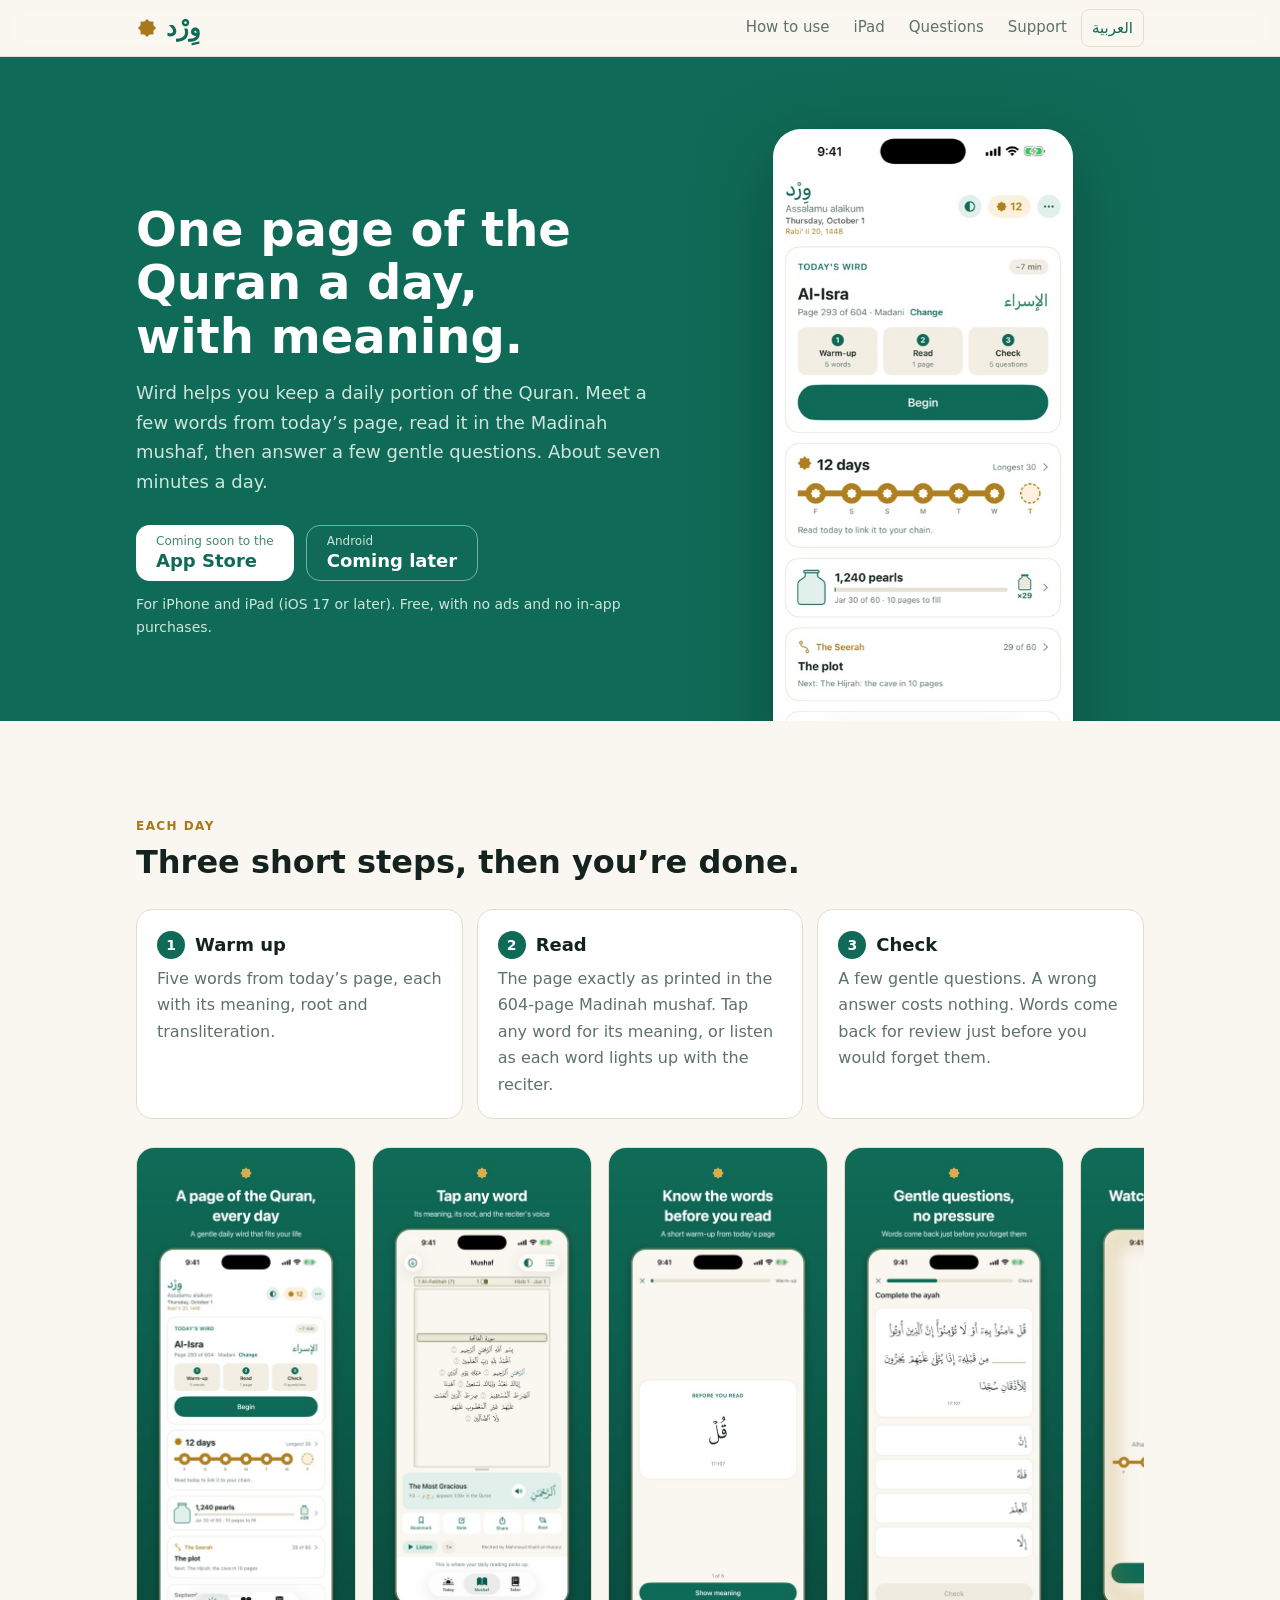
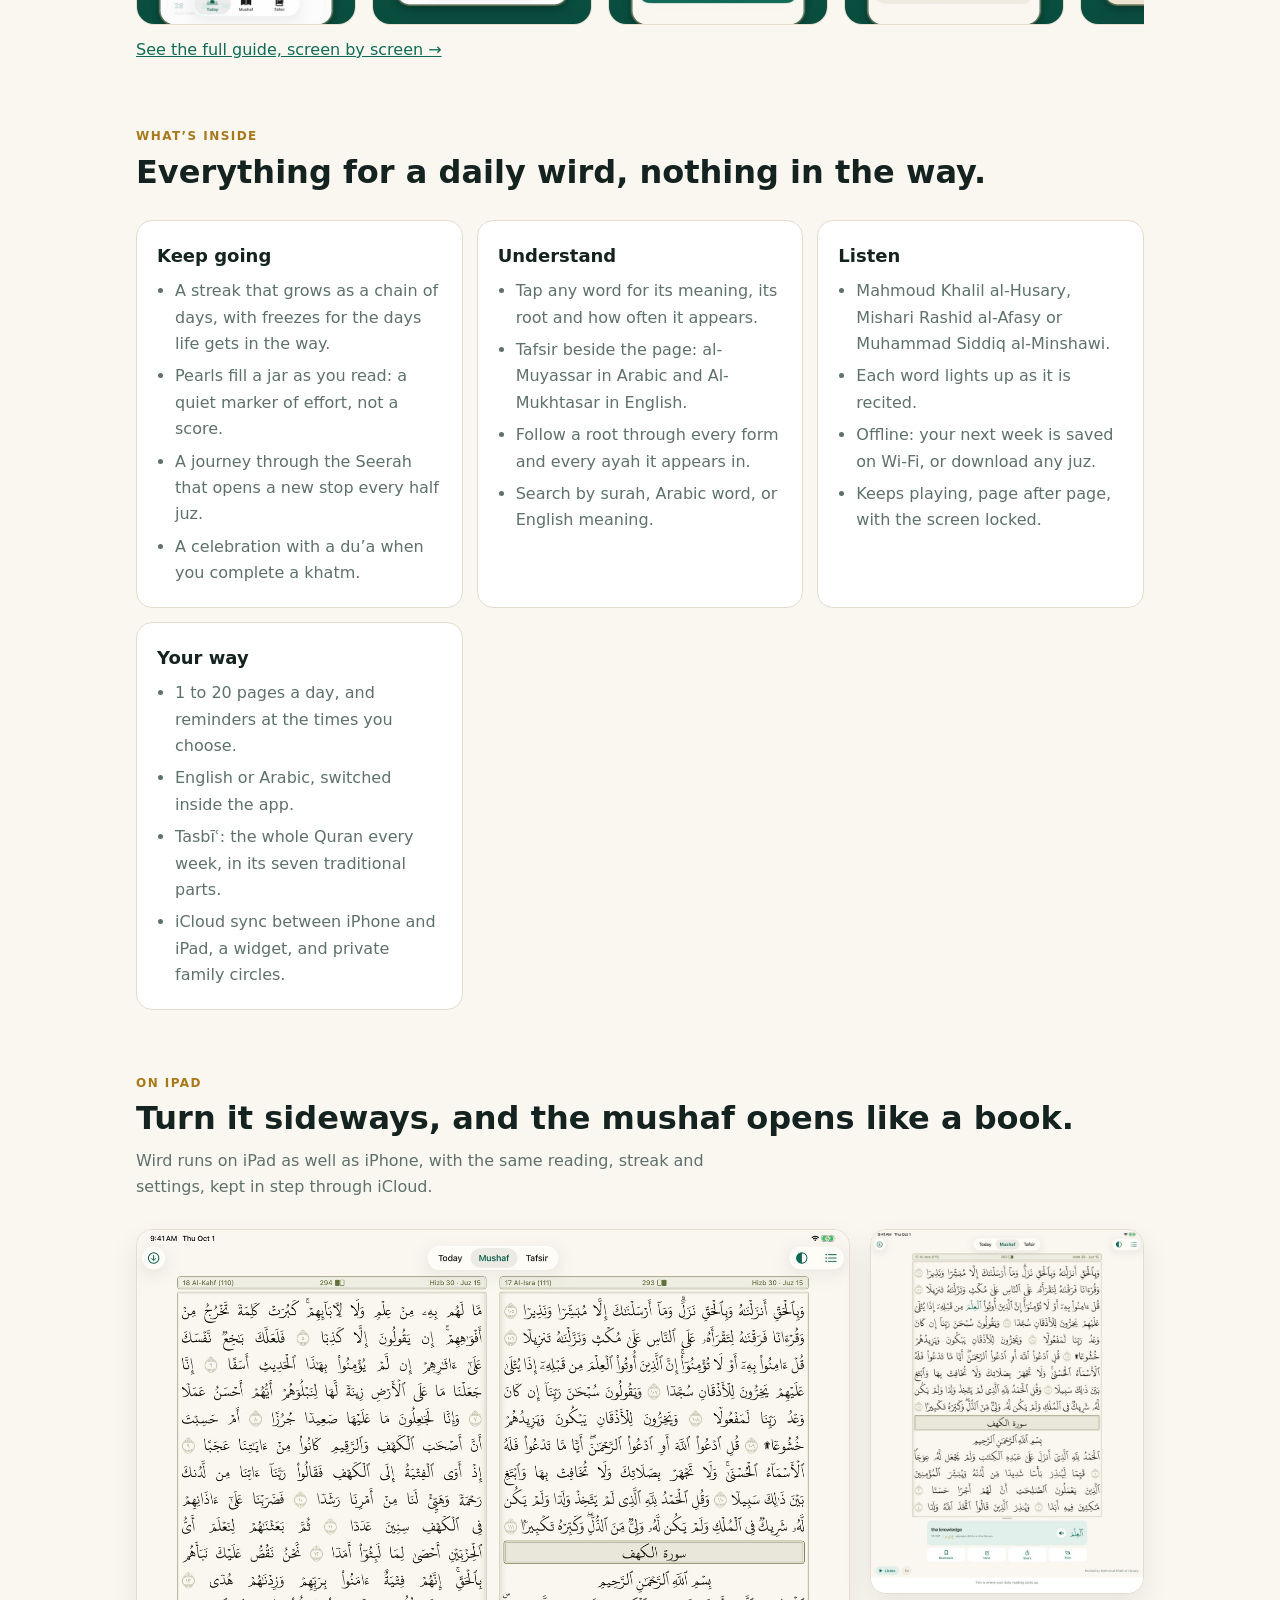
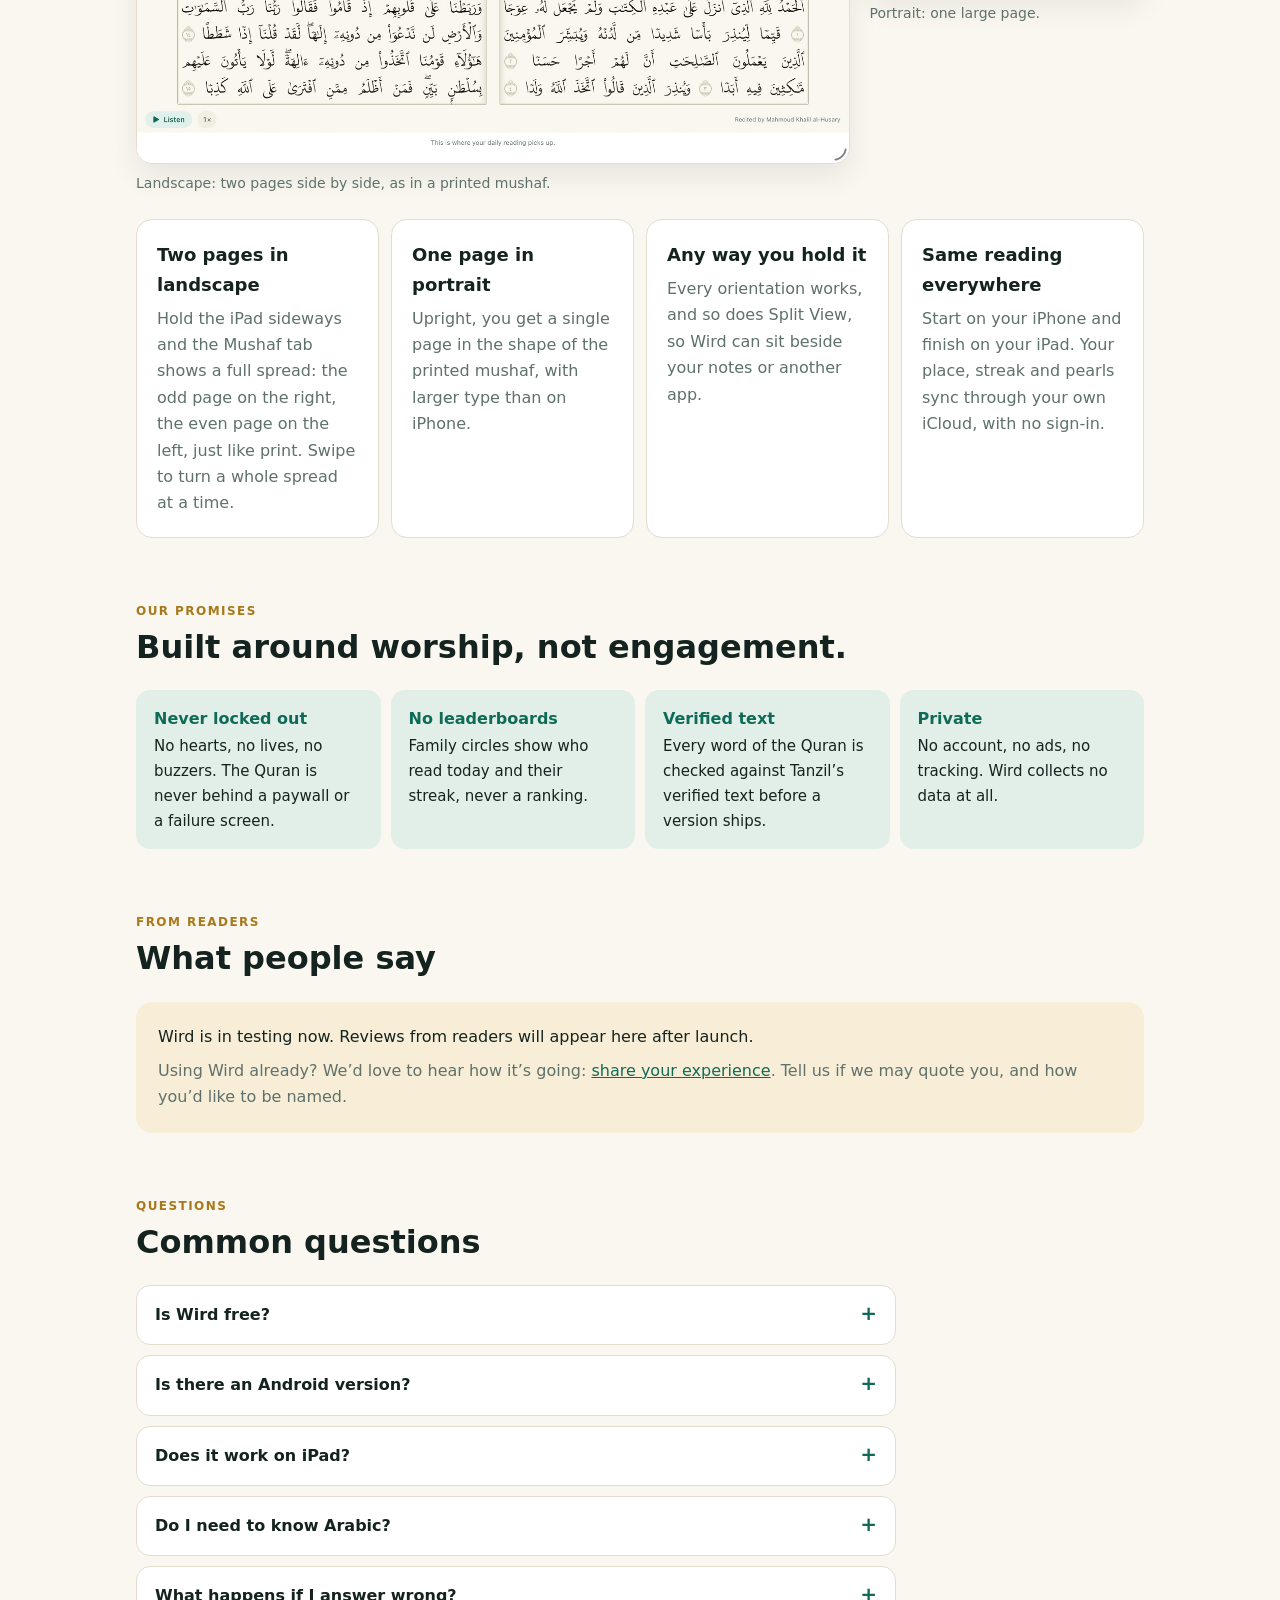
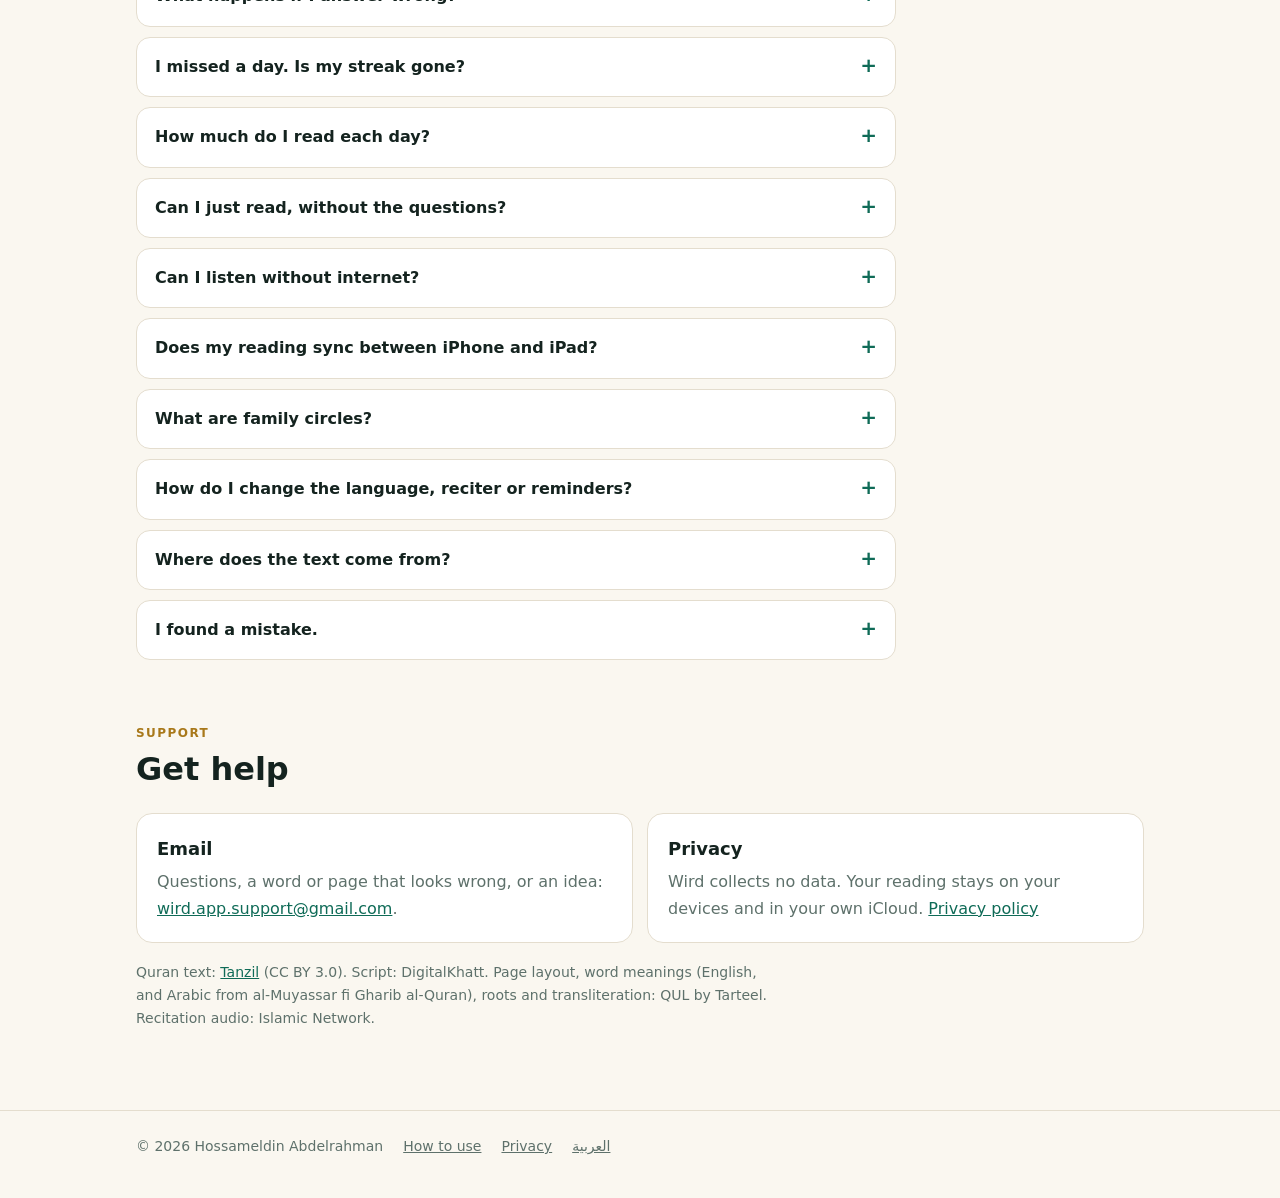
<file: index.html>
<!doctype html>
<html lang="en" dir="ltr">
<head>
<meta charset="utf-8">
<meta name="viewport" content="width=device-width, initial-scale=1">
<title>Wird: Daily Quran Habit</title>
<meta name="description" content="Read one page of the Quran a day in the Madinah mushaf. Learn its words first, check them after, and keep a gentle chain of days. Free, no ads, no tracking.">
<link rel="alternate" hreflang="en" href="https://he-kadry.github.io/wird-site/">
<link rel="alternate" hreflang="ar" href="https://he-kadry.github.io/wird-site/ar/">
<link rel="icon" href="data:image/svg+xml,%3Csvg xmlns='http://www.w3.org/2000/svg' viewBox='0 0 24 24'%3E%3Crect width='24' height='24' rx='6' fill='%230f6b57'/%3E%3Cg fill='%23dcae4e'%3E%3Crect x='6' y='6' width='12' height='12'/%3E%3Crect x='6' y='6' width='12' height='12' transform='rotate(45 12 12)'/%3E%3C/g%3E%3C/svg%3E">
<meta property="og:title" content="Wird: Daily Quran Habit">
<meta property="og:description" content="One page of the Quran a day, with meaning.">
<meta property="og:image" content="https://he-kadry.github.io/wird-site/img/en-1.jpg">
<link rel="stylesheet" href="style.css?v=4">
</head>
<body>
<svg width="0" height="0" style="position:absolute" aria-hidden="true">
  <symbol id="star" viewBox="0 0 24 24"><g fill="currentColor"><rect x="5" y="5" width="14" height="14"/><rect x="5" y="5" width="14" height="14" transform="rotate(45 12 12)"/></g></symbol>
</svg>

<header class="top">
  <div class="wrap">
    <a class="brand" href="./"><svg class="star"><use href="#star"/></svg><span class="word" lang="ar">وِرْد</span></a>
    <nav aria-label="Site">
      <a href="guide.html">How to use</a>
      <a class="opt" href="#ipad">iPad</a>
      <a class="opt" href="#faq">Questions</a>
      <a class="opt" href="#support">Support</a>
      <a class="lang" href="ar/" lang="ar" hreflang="ar">العربية</a>
    </nav>
  </div>
</header>

<div class="hero">
  <div class="wrap">
    <div class="copy">
      <h1>One page of the Quran a day, with meaning.</h1>
      <p class="lede">Wird helps you keep a daily portion of the Quran. Meet a few words from today’s page, read it in the Madinah mushaf, then answer a few gentle questions. About seven minutes a day.</p>
      <div class="downloads">
        <!-- On launch: replace this with Apple's official "Download on the App Store" badge
             (developer.apple.com/app-store/marketing/guidelines) linking to the App Store page. -->
        <span class="btn primary" aria-disabled="true"><small>Coming soon to the</small><strong>App Store</strong></span>
        <!-- When the Android app ships: Google's "Get it on Google Play" badge (play.google.com/intl/en_us/badges). -->
        <span class="btn ghost" aria-disabled="true"><small>Android</small><strong>Coming later</strong></span>
      </div>
      <p class="note">For iPhone and iPad (iOS 17 or later). Free, with no ads and no in-app purchases.</p>
    </div>
    <div class="phone"><img src="img/g-en-today.jpg" width="414" height="900" alt="Wird’s Today screen: today’s wird is Al-Isra, page 293, with warm-up, read and check steps, a 12-day streak and a pearl jar."></div>
  </div>
</div>

<main class="wrap home">
  <section id="daily">
    <p class="eyebrow">Each day</p>
    <h2>Three short steps, then you’re done.</h2>
    <div class="steps">
      <div class="card"><h3><span class="num">1</span>Warm up</h3><p>Five words from today’s page, each with its meaning, root and transliteration.</p></div>
      <div class="card"><h3><span class="num">2</span>Read</h3><p>The page exactly as printed in the 604-page Madinah mushaf. Tap any word for its meaning, or listen as each word lights up with the reciter.</p></div>
      <div class="card"><h3><span class="num">3</span>Check</h3><p>A few gentle questions. A wrong answer costs nothing. Words come back for review just before you would forget them.</p></div>
    </div>
    <div class="shots" role="region" aria-label="Screenshots" tabindex="0">
      <img src="img/en-1.jpg" width="440" height="956" loading="lazy" alt="A page of the Quran, every day">
      <img src="img/en-2.jpg" width="440" height="956" loading="lazy" alt="Tap any word for its meaning">
      <img src="img/en-3.jpg" width="440" height="956" loading="lazy" alt="Know the words before you read">
      <img src="img/en-4.jpg" width="440" height="956" loading="lazy" alt="Gentle questions, no pressure">
      <img src="img/en-5.jpg" width="440" height="956" loading="lazy" alt="Watch your streak grow">
      <img src="img/en-6.jpg" width="440" height="956" loading="lazy" alt="Tafsir alongside the page">
      <img src="img/en-7.jpg" width="440" height="956" loading="lazy" alt="Gregorian and Hijri dates side by side">
      <img src="img/en-8.jpg" width="440" height="956" loading="lazy" alt="Explore the roots">
    </div>
    <p><a href="guide.html">See the full guide, screen by screen →</a></p>
  </section>

  <section id="features">
    <p class="eyebrow">What’s inside</p>
    <h2>Everything for a daily wird, nothing in the way.</h2>
    <div class="features">
      <div class="card"><h3>Keep going</h3><ul>
        <li>A streak that grows as a chain of days, with freezes for the days life gets in the way.</li>
        <li>Pearls fill a jar as you read: a quiet marker of effort, not a score.</li>
        <li>A journey through the Seerah that opens a new stop every half juz.</li>
        <li>A celebration with a du’a when you complete a khatm.</li>
      </ul></div>
      <div class="card"><h3>Understand</h3><ul>
        <li>Tap any word for its meaning, its root and how often it appears.</li>
        <li>Tafsir beside the page: al-Muyassar in Arabic and Al-Mukhtasar in English.</li>
        <li>Follow a root through every form and every ayah it appears in.</li>
        <li>Search by surah, Arabic word, or English meaning.</li>
      </ul></div>
      <div class="card"><h3>Listen</h3><ul>
        <li>Mahmoud Khalil al-Husary, Mishari Rashid al-Afasy or Muhammad Siddiq al-Minshawi.</li>
        <li>Each word lights up as it is recited.</li>
        <li>Offline: your next week is saved on Wi‑Fi, or download any juz.</li>
        <li>Keeps playing, page after page, with the screen locked.</li>
      </ul></div>
      <div class="card"><h3>Your way</h3><ul>
        <li>1 to 20 pages a day, and reminders at the times you choose.</li>
        <li>English or Arabic, switched inside the app.</li>
        <li>Tasbīʿ: the whole Quran every week, in its seven traditional parts.</li>
        <li>iCloud sync between iPhone and iPad, a widget, and private family circles.</li>
      </ul></div>
    </div>
  </section>

  <section id="ipad">
    <p class="eyebrow">On iPad</p>
    <h2>Turn it sideways, and the mushaf opens like a book.</h2>
    <p class="intro">Wird runs on iPad as well as iPhone, with the same reading, streak and settings, kept in step through iCloud.</p>
    <div class="ipad">
      <figure><img src="img/ipad-en-spread.jpg" width="1400" height="1050" loading="lazy" alt="Wird on iPad in landscape: two mushaf pages side by side, page 293 on the right and 294 on the left"><figcaption>Landscape: two pages side by side, as in a printed mushaf.</figcaption></figure>
      <figure><img src="img/ipad-en-portrait.jpg" width="750" height="1000" loading="lazy" alt="Wird on iPad in portrait: one full page with a word card open"><figcaption>Portrait: one large page.</figcaption></figure>
    </div>
    <div class="ipad-points">
      <div class="card"><h3>Two pages in landscape</h3><p>Hold the iPad sideways and the Mushaf tab shows a full spread: the odd page on the right, the even page on the left, just like print. Swipe to turn a whole spread at a time.</p></div>
      <div class="card"><h3>One page in portrait</h3><p>Upright, you get a single page in the shape of the printed mushaf, with larger type than on iPhone.</p></div>
      <div class="card"><h3>Any way you hold it</h3><p>Every orientation works, and so does Split View, so Wird can sit beside your notes or another app.</p></div>
      <div class="card"><h3>Same reading everywhere</h3><p>Start on your iPhone and finish on your iPad. Your place, streak and pearls sync through your own iCloud, with no sign-in.</p></div>
    </div>
  </section>

  <section id="promise">
    <p class="eyebrow">Our promises</p>
    <h2>Built around worship, not engagement.</h2>
    <div class="promise">
      <div><strong>Never locked out</strong><p>No hearts, no lives, no buzzers. The Quran is never behind a paywall or a failure screen.</p></div>
      <div><strong>No leaderboards</strong><p>Family circles show who read today and their streak, never a ranking.</p></div>
      <div><strong>Verified text</strong><p>Every word of the Quran is checked against Tanzil’s verified text before a version ships.</p></div>
      <div><strong>Private</strong><p>No account, no ads, no tracking. Wird collects no data at all.</p></div>
    </div>
  </section>

  <section id="reviews">
    <p class="eyebrow">From readers</p>
    <h2>What people say</h2>
    <!-- Add only real words from real readers, with their permission. One card each:
    <div class="reviews">
      <blockquote class="card"><p>“…”</p><cite>Name, city</cite></blockquote>
    </div>
    -->
    <div class="empty">
      <p>Wird is in testing now. Reviews from readers will appear here after launch.</p>
      <p class="soft">Using Wird already? We’d love to hear how it’s going: <a href="mailto:wird.app.support@gmail.com?subject=My%20experience%20with%20Wird">share your experience</a>. Tell us if we may quote you, and how you’d like to be named.</p>
    </div>
  </section>

  <section id="faq">
    <p class="eyebrow">Questions</p>
    <h2>Common questions</h2>
    <div class="faq">
      <details><summary>Is Wird free?</summary><div class="a"><p>Yes. No ads, no subscriptions, no in-app purchases.</p></div></details>
      <details><summary>Is there an Android version?</summary><div class="a"><p>Not yet. Wird launches on iPhone and iPad first. An Android version is planned after that; this page will say when it’s ready.</p></div></details>
      <details><summary>Does it work on iPad?</summary><div class="a"><p>Yes. In landscape the Mushaf shows two pages side by side, like an open book; in portrait, one large page. Your reading syncs with your iPhone through iCloud. <a href="#ipad">More about iPad</a></p></div></details>
      <details><summary>Do I need to know Arabic?</summary><div class="a"><p>No. Every warm-up word has its English meaning and its transliteration in Latin letters, any word on the page can be tapped for its meaning, and the English tafsir sits beside the page.</p></div></details>
      <details><summary>What happens if I answer wrong?</summary><div class="a"><p>Nothing. There are no hearts or lives, and a wrong answer never stops you reading. The word simply comes back for review sooner.</p></div></details>
      <details><summary>I missed a day. Is my streak gone?</summary><div class="a"><p>Not necessarily. Freezes cover missed days automatically. You can hold up to two, and buy more with 250 pearls each. After a missed day the app offers, never requires, a few extra pages to catch up.</p></div></details>
      <details><summary>How much do I read each day?</summary><div class="a"><p>One page by default, about seven minutes with the warm-up and questions. Choose anywhere from 1 to 20 pages in ⋯ → Pages per day; the app shows how many days your khatm will take.</p></div></details>
      <details><summary>Can I just read, without the questions?</summary><div class="a"><p>Yes. Turn off ⋯ → Warm-up and questions. Your streak, pearls and journey still count.</p></div></details>
      <details><summary>Can I listen without internet?</summary><div class="a"><p>Yes. Your next week of reading is saved automatically on Wi‑Fi, and you can download any juz, or the whole Quran, from Mushaf → Offline audio.</p></div></details>
      <details><summary>Does my reading sync between iPhone and iPad?</summary><div class="a"><p>Yes, through your own private iCloud storage. There’s no sign-in; it’s on by default (⋯ → iCloud sync).</p></div></details>
      <details><summary>What are family circles?</summary><div class="a"><p>An invite-only group, shared through iCloud. Members see each other’s name, streak and whether they’ve read today. Nothing else is shared, and no one is ranked.</p></div></details>
      <details><summary>How do I change the language, reciter or reminders?</summary><div class="a"><p>Tap ⋯ on the Today screen. Language, appearance, reciter, pages per day and reminders are all there.</p></div></details>
      <details><summary>Where does the text come from?</summary><div class="a"><p>The Quran text is from <a href="https://tanzil.net">Tanzil</a>, checked word by word. The page layout follows the 604-page Madinah mushaf. Tafsir, word meanings and roots come from QUL by Tarteel, and recitation audio from Islamic Network.</p></div></details>
      <details><summary>I found a mistake.</summary><div class="a"><p>Please tell us: email <a href="mailto:wird.app.support@gmail.com">wird.app.support@gmail.com</a> with the surah and ayah, or the page number, and what looks wrong.</p></div></details>
    </div>
  </section>

  <section id="support">
    <p class="eyebrow">Support</p>
    <h2>Get help</h2>
    <div class="support">
      <div class="card"><h3>Email</h3><p>Questions, a word or page that looks wrong, or an idea: <a href="mailto:wird.app.support@gmail.com">wird.app.support@gmail.com</a>.</p></div>
      <div class="card"><h3>Privacy</h3><p>Wird collects no data. Your reading stays on your devices and in your own iCloud. <a href="privacy.html">Privacy policy</a></p></div>
    </div>
    <p class="sources">Quran text: <a href="https://tanzil.net">Tanzil</a> (CC BY 3.0). Script: DigitalKhatt. Page layout, word meanings (English, and Arabic from al-Muyassar fi Gharib al-Quran), roots and transliteration: QUL by Tarteel. Recitation audio: Islamic Network.</p>
  </section>
</main>

<footer>
  <div class="wrap">
    <span>© 2026 Hossameldin Abdelrahman</span>
    <a href="guide.html">How to use</a>
    <a href="privacy.html">Privacy</a>
    <a href="ar/" lang="ar">العربية</a>
  </div>
</footer>
</body>
</html>
</file>
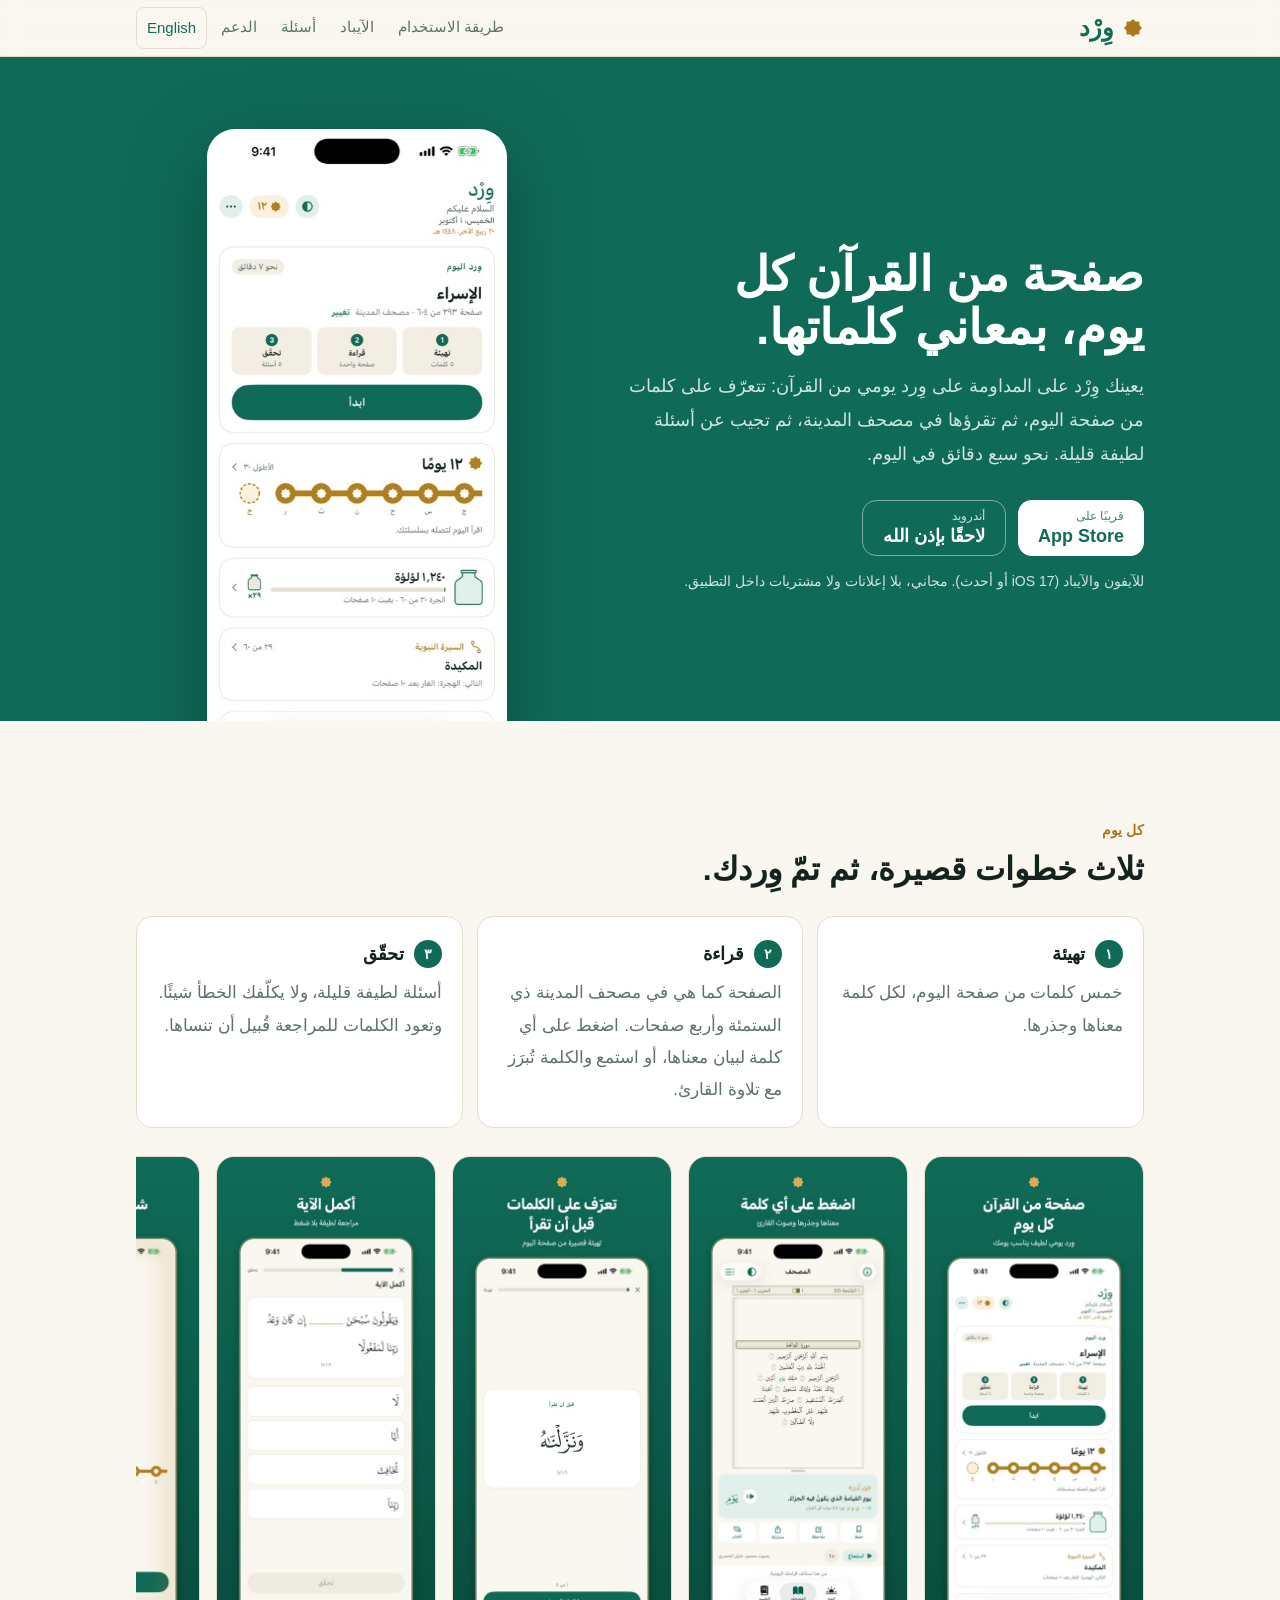
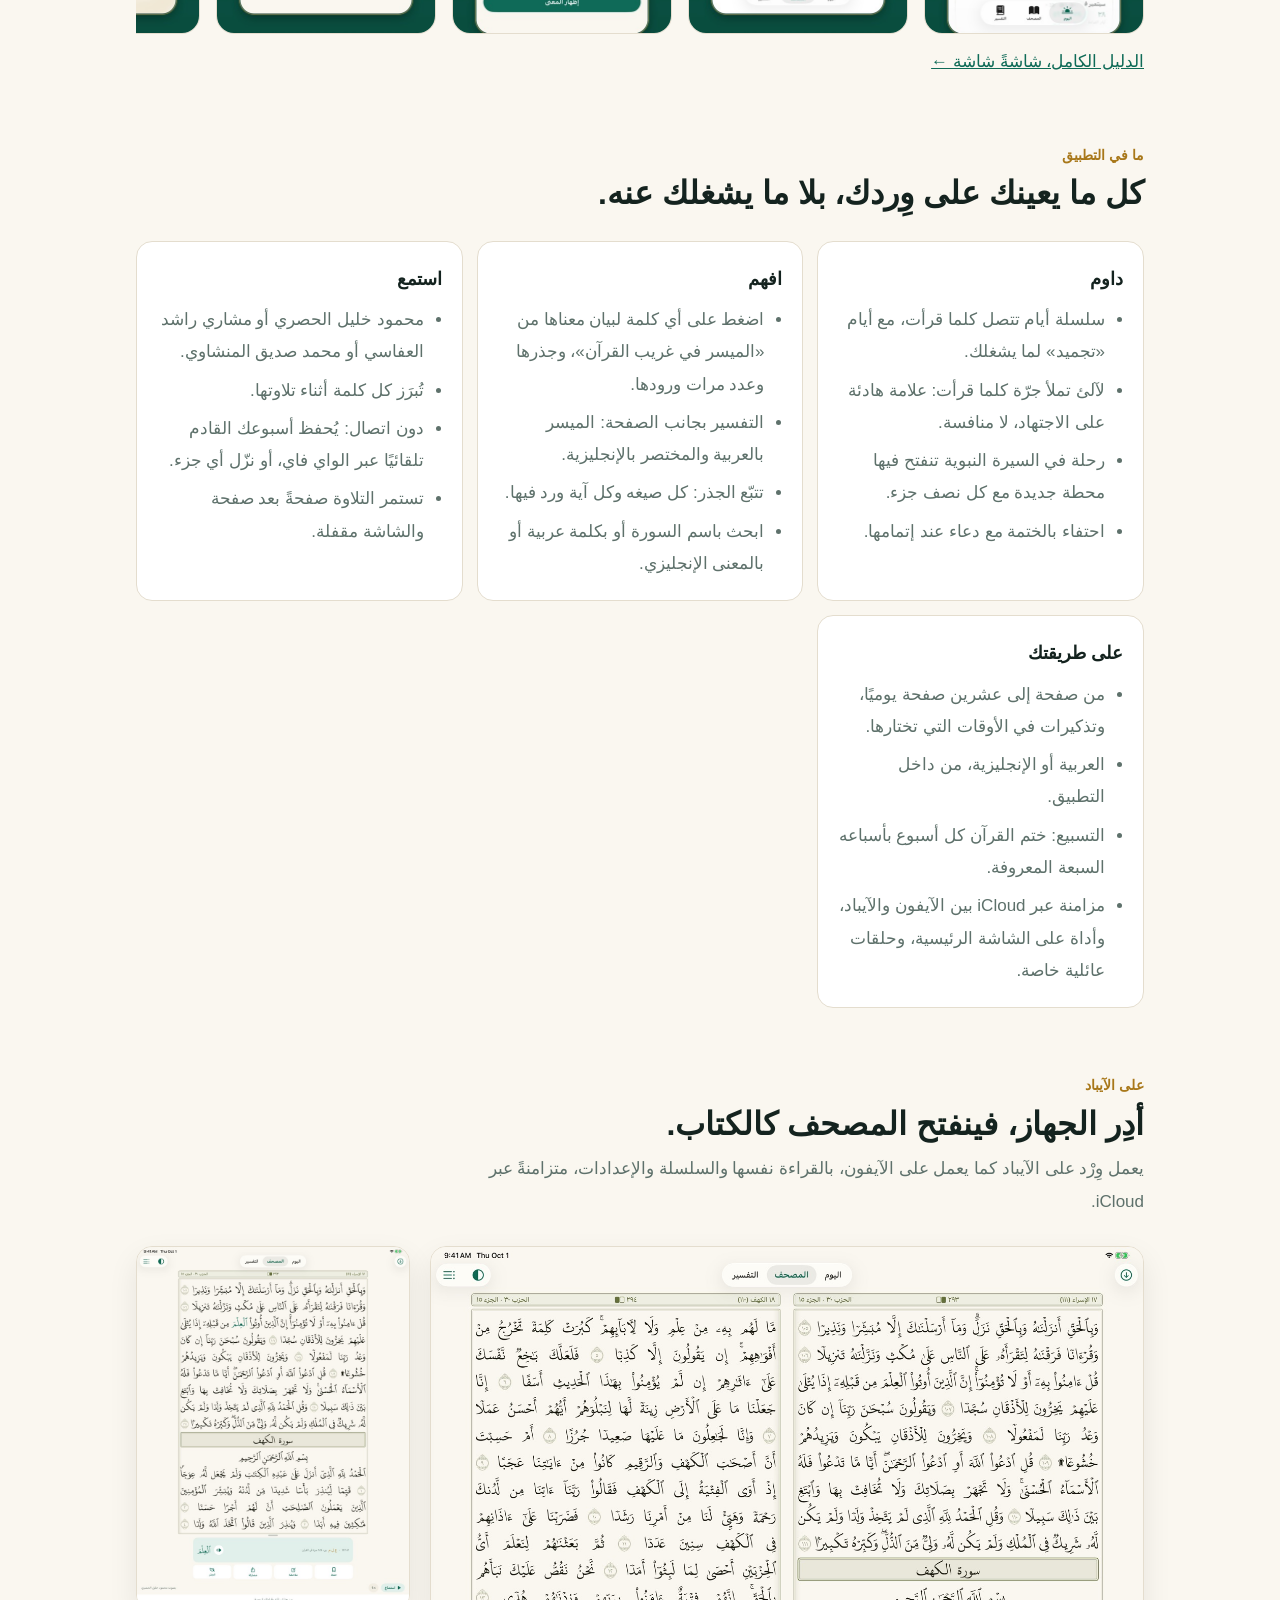
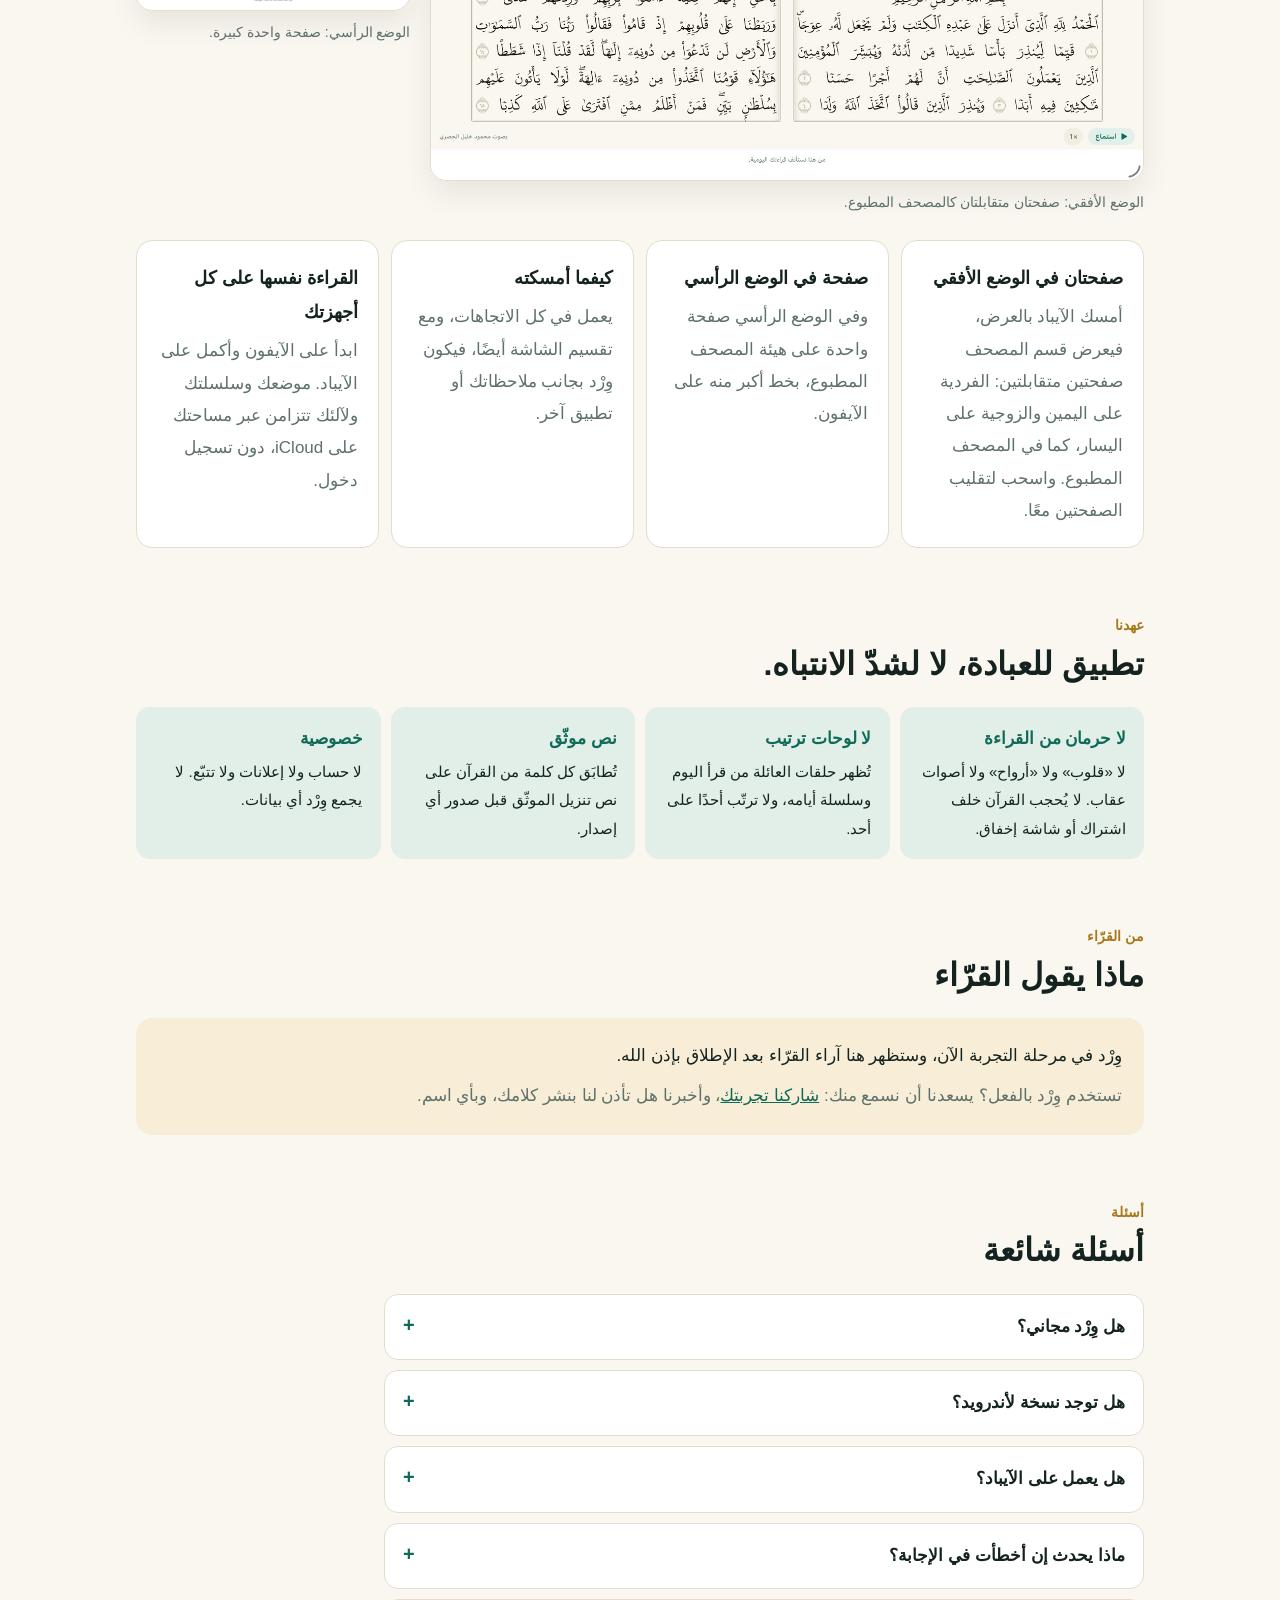
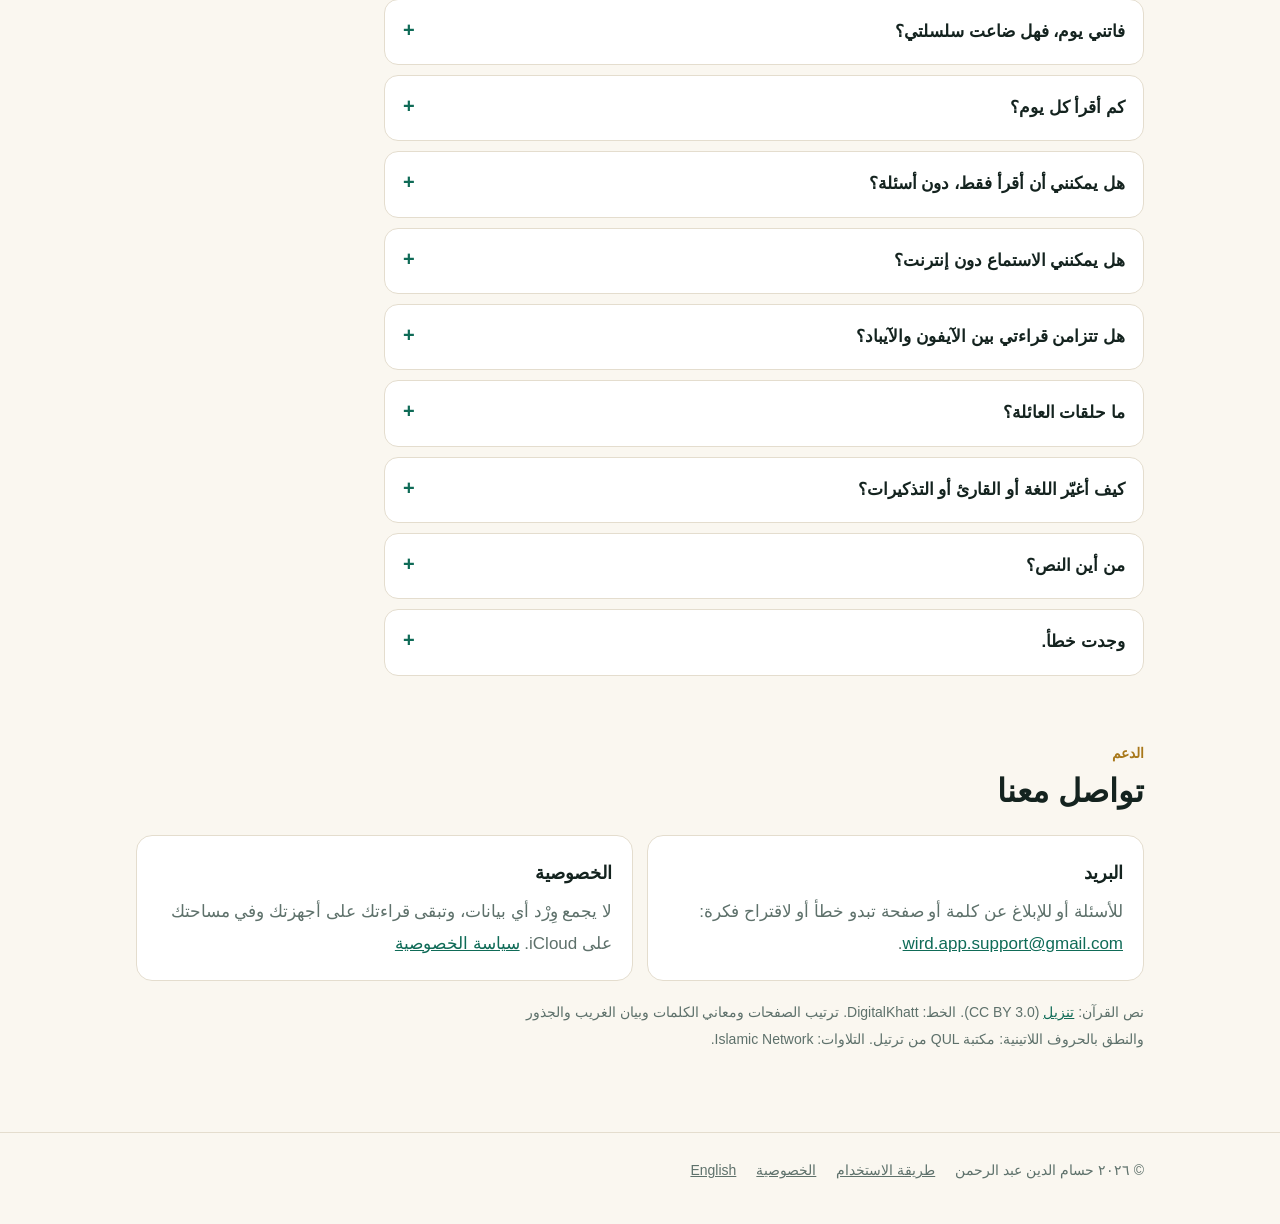
<file: ar/index.html>
<!doctype html>
<html lang="ar" dir="rtl">
<head>
<meta charset="utf-8">
<meta name="viewport" content="width=device-width, initial-scale=1">
<title>وِرْد: القرآن كل يوم</title>
<meta name="description" content="اقرأ صفحة من القرآن كل يوم في مصحف المدينة. تعرّف على كلماتها أولًا، وراجعها بعد القراءة، وحافظ على سلسلة أيامك. مجاني، بلا إعلانات ولا تتبّع.">
<link rel="alternate" hreflang="en" href="https://he-kadry.github.io/wird-site/">
<link rel="alternate" hreflang="ar" href="https://he-kadry.github.io/wird-site/ar/">
<link rel="icon" href="data:image/svg+xml,%3Csvg xmlns='http://www.w3.org/2000/svg' viewBox='0 0 24 24'%3E%3Crect width='24' height='24' rx='6' fill='%230f6b57'/%3E%3Cg fill='%23dcae4e'%3E%3Crect x='6' y='6' width='12' height='12'/%3E%3Crect x='6' y='6' width='12' height='12' transform='rotate(45 12 12)'/%3E%3C/g%3E%3C/svg%3E">
<meta property="og:title" content="وِرْد: القرآن كل يوم">
<meta property="og:description" content="صفحة من القرآن كل يوم، بمعاني كلماتها.">
<meta property="og:image" content="https://he-kadry.github.io/wird-site/img/ar-1.jpg">
<link rel="stylesheet" href="../style.css?v=4">
</head>
<body>
<svg width="0" height="0" style="position:absolute" aria-hidden="true">
  <symbol id="star" viewBox="0 0 24 24"><g fill="currentColor"><rect x="5" y="5" width="14" height="14"/><rect x="5" y="5" width="14" height="14" transform="rotate(45 12 12)"/></g></symbol>
</svg>

<header class="top">
  <div class="wrap">
    <a class="brand" href="./"><svg class="star"><use href="#star"/></svg><span class="word">وِرْد</span></a>
    <nav aria-label="الموقع">
      <a href="guide.html">طريقة الاستخدام</a>
      <a class="opt" href="#ipad">الآيباد</a>
      <a class="opt" href="#faq">أسئلة</a>
      <a class="opt" href="#support">الدعم</a>
      <a class="lang" href="../" lang="en" hreflang="en">English</a>
    </nav>
  </div>
</header>

<div class="hero">
  <div class="wrap">
    <div class="copy">
      <h1>صفحة من القرآن كل يوم، بمعاني كلماتها.</h1>
      <p class="lede">يعينك وِرْد على المداومة على وِرد يومي من القرآن: تتعرّف على كلمات من صفحة اليوم، ثم تقرؤها في مصحف المدينة، ثم تجيب عن أسئلة لطيفة قليلة. نحو سبع دقائق في اليوم.</p>
      <div class="downloads">
        <!-- عند الإطلاق: ضع شارة Apple الرسمية «حمّله من App Store» بالعربية مع رابط صفحة التطبيق. -->
        <span class="btn primary" aria-disabled="true"><small>قريبًا على</small><strong>App Store</strong></span>
        <!-- عند صدور نسخة أندرويد: شارة Google الرسمية «احصل عليه من Google Play». -->
        <span class="btn ghost" aria-disabled="true"><small>أندرويد</small><strong>لاحقًا بإذن الله</strong></span>
      </div>
      <p class="note">للآيفون والآيباد (iOS 17 أو أحدث). مجاني، بلا إعلانات ولا مشتريات داخل التطبيق.</p>
    </div>
    <div class="phone"><img src="../img/g-ar-today.jpg" width="414" height="900" alt="شاشة «اليوم» في وِرْد: وِرد اليوم من سورة الإسراء، مع خطوات التهيئة والقراءة والتحقّق، وسلسلة الأيام، وجرّة اللآلئ."></div>
  </div>
</div>

<main class="wrap home">
  <section id="daily">
    <p class="eyebrow">كل يوم</p>
    <h2>ثلاث خطوات قصيرة، ثم تمّ وِردك.</h2>
    <div class="steps">
      <div class="card"><h3><span class="num">١</span>تهيئة</h3><p>خمس كلمات من صفحة اليوم، لكل كلمة معناها وجذرها.</p></div>
      <div class="card"><h3><span class="num">٢</span>قراءة</h3><p>الصفحة كما هي في مصحف المدينة ذي الستمئة وأربع صفحات. اضغط على أي كلمة لبيان معناها، أو استمع والكلمة تُبرَز مع تلاوة القارئ.</p></div>
      <div class="card"><h3><span class="num">٣</span>تحقّق</h3><p>أسئلة لطيفة قليلة، ولا يكلّفك الخطأ شيئًا. وتعود الكلمات للمراجعة قُبيل أن تنساها.</p></div>
    </div>
    <div class="shots" role="region" aria-label="صور من التطبيق" tabindex="0">
      <img src="../img/ar-1.jpg" width="440" height="956" loading="lazy" alt="صفحة من القرآن كل يوم">
      <img src="../img/ar-2.jpg" width="440" height="956" loading="lazy" alt="اضغط على أي كلمة">
      <img src="../img/ar-3.jpg" width="440" height="956" loading="lazy" alt="تعرّف على الكلمات قبل أن تقرأ">
      <img src="../img/ar-4.jpg" width="440" height="956" loading="lazy" alt="أكمل الآية">
      <img src="../img/ar-5.jpg" width="440" height="956" loading="lazy" alt="شاهد سلسلتك تكبر">
      <img src="../img/ar-6.jpg" width="440" height="956" loading="lazy" alt="التفسير بجانب المصحف">
      <img src="../img/ar-7.jpg" width="440" height="956" loading="lazy" alt="الميلادي والهجري معًا">
      <img src="../img/ar-8.jpg" width="440" height="956" loading="lazy" alt="ابحث في القرآن">
    </div>
    <p><a href="guide.html">الدليل الكامل، شاشةً شاشة ←</a></p>
  </section>

  <section id="features">
    <p class="eyebrow">ما في التطبيق</p>
    <h2>كل ما يعينك على وِردك، بلا ما يشغلك عنه.</h2>
    <div class="features">
      <div class="card"><h3>داوم</h3><ul>
        <li>سلسلة أيام تتصل كلما قرأت، مع أيام «تجميد» لما يشغلك.</li>
        <li>لآلئ تملأ جرّة كلما قرأت: علامة هادئة على الاجتهاد، لا منافسة.</li>
        <li>رحلة في السيرة النبوية تنفتح فيها محطة جديدة مع كل نصف جزء.</li>
        <li>احتفاء بالختمة مع دعاء عند إتمامها.</li>
      </ul></div>
      <div class="card"><h3>افهم</h3><ul>
        <li>اضغط على أي كلمة لبيان معناها من «الميسر في غريب القرآن»، وجذرها وعدد مرات ورودها.</li>
        <li>التفسير بجانب الصفحة: الميسر بالعربية والمختصر بالإنجليزية.</li>
        <li>تتبّع الجذر: كل صيغه وكل آية ورد فيها.</li>
        <li>ابحث باسم السورة أو بكلمة عربية أو بالمعنى الإنجليزي.</li>
      </ul></div>
      <div class="card"><h3>استمع</h3><ul>
        <li>محمود خليل الحصري أو مشاري راشد العفاسي أو محمد صديق المنشاوي.</li>
        <li>تُبرَز كل كلمة أثناء تلاوتها.</li>
        <li>دون اتصال: يُحفظ أسبوعك القادم تلقائيًا عبر الواي فاي، أو نزّل أي جزء.</li>
        <li>تستمر التلاوة صفحةً بعد صفحة والشاشة مقفلة.</li>
      </ul></div>
      <div class="card"><h3>على طريقتك</h3><ul>
        <li>من صفحة إلى عشرين صفحة يوميًا، وتذكيرات في الأوقات التي تختارها.</li>
        <li>العربية أو الإنجليزية، من داخل التطبيق.</li>
        <li>التسبيع: ختم القرآن كل أسبوع بأسباعه السبعة المعروفة.</li>
        <li>مزامنة عبر iCloud بين الآيفون والآيباد، وأداة على الشاشة الرئيسية، وحلقات عائلية خاصة.</li>
      </ul></div>
    </div>
  </section>

  <section id="ipad">
    <p class="eyebrow">على الآيباد</p>
    <h2>أدِر الجهاز، فينفتح المصحف كالكتاب.</h2>
    <p class="intro">يعمل وِرْد على الآيباد كما يعمل على الآيفون، بالقراءة نفسها والسلسلة والإعدادات، متزامنةً عبر iCloud.</p>
    <div class="ipad">
      <figure><img src="../img/ipad-ar-spread.jpg" width="1400" height="1050" loading="lazy" alt="وِرْد على الآيباد بالوضع الأفقي: صفحتان متقابلتان من المصحف، الصفحة ٢٩٣ على اليمين و٢٩٤ على اليسار"><figcaption>الوضع الأفقي: صفحتان متقابلتان كالمصحف المطبوع.</figcaption></figure>
      <figure><img src="../img/ipad-ar-portrait.jpg" width="750" height="1000" loading="lazy" alt="وِرْد على الآيباد بالوضع الرأسي: صفحة كاملة وبطاقة كلمة مفتوحة"><figcaption>الوضع الرأسي: صفحة واحدة كبيرة.</figcaption></figure>
    </div>
    <div class="ipad-points">
      <div class="card"><h3>صفحتان في الوضع الأفقي</h3><p>أمسك الآيباد بالعرض، فيعرض قسم المصحف صفحتين متقابلتين: الفردية على اليمين والزوجية على اليسار، كما في المصحف المطبوع. واسحب لتقليب الصفحتين معًا.</p></div>
      <div class="card"><h3>صفحة في الوضع الرأسي</h3><p>وفي الوضع الرأسي صفحة واحدة على هيئة المصحف المطبوع، بخط أكبر منه على الآيفون.</p></div>
      <div class="card"><h3>كيفما أمسكته</h3><p>يعمل في كل الاتجاهات، ومع تقسيم الشاشة أيضًا، فيكون وِرْد بجانب ملاحظاتك أو تطبيق آخر.</p></div>
      <div class="card"><h3>القراءة نفسها على كل أجهزتك</h3><p>ابدأ على الآيفون وأكمل على الآيباد. موضعك وسلسلتك ولآلئك تتزامن عبر مساحتك على iCloud، دون تسجيل دخول.</p></div>
    </div>
  </section>

  <section id="promise">
    <p class="eyebrow">عهدنا</p>
    <h2>تطبيق للعبادة، لا لشدّ الانتباه.</h2>
    <div class="promise">
      <div><strong>لا حرمان من القراءة</strong><p>لا «قلوب» ولا «أرواح» ولا أصوات عقاب. لا يُحجب القرآن خلف اشتراك أو شاشة إخفاق.</p></div>
      <div><strong>لا لوحات ترتيب</strong><p>تُظهر حلقات العائلة من قرأ اليوم وسلسلة أيامه، ولا ترتّب أحدًا على أحد.</p></div>
      <div><strong>نص موثّق</strong><p>تُطابَق كل كلمة من القرآن على نص تنزيل الموثّق قبل صدور أي إصدار.</p></div>
      <div><strong>خصوصية</strong><p>لا حساب ولا إعلانات ولا تتبّع. لا يجمع وِرْد أي بيانات.</p></div>
    </div>
  </section>

  <section id="reviews">
    <p class="eyebrow">من القرّاء</p>
    <h2>ماذا يقول القرّاء</h2>
    <!-- لا تُضف إلا كلامًا حقيقيًا من قرّاء حقيقيين وبإذنهم. بطاقة لكل واحد:
    <div class="reviews">
      <blockquote class="card"><p>«…»</p><cite>الاسم، المدينة</cite></blockquote>
    </div>
    -->
    <div class="empty">
      <p>وِرْد في مرحلة التجربة الآن، وستظهر هنا آراء القرّاء بعد الإطلاق بإذن الله.</p>
      <p class="soft">تستخدم وِرْد بالفعل؟ يسعدنا أن نسمع منك: <a href="mailto:wird.app.support@gmail.com?subject=%D8%AA%D8%AC%D8%B1%D8%A8%D8%AA%D9%8A%20%D9%85%D8%B9%20%D9%88%D8%B1%D8%AF">شاركنا تجربتك</a>، وأخبرنا هل تأذن لنا بنشر كلامك، وبأي اسم.</p>
    </div>
  </section>

  <section id="faq">
    <p class="eyebrow">أسئلة</p>
    <h2>أسئلة شائعة</h2>
    <div class="faq">
      <details><summary>هل وِرْد مجاني؟</summary><div class="a"><p>نعم. بلا إعلانات ولا اشتراكات ولا مشتريات داخل التطبيق.</p></div></details>
      <details><summary>هل توجد نسخة لأندرويد؟</summary><div class="a"><p>ليس بعد. يصدر وِرْد أولًا للآيفون والآيباد، ونسخة أندرويد مخطّط لها بعد ذلك، وستُعلن في هذه الصفحة حين تجهز بإذن الله.</p></div></details>
      <details><summary>هل يعمل على الآيباد؟</summary><div class="a"><p>نعم. في الوضع الأفقي يعرض المصحف صفحتين متقابلتين كالمصحف المفتوح، وفي الوضع الرأسي صفحة واحدة كبيرة، وتتزامن قراءتك مع الآيفون عبر iCloud. <a href="#ipad">المزيد عن الآيباد</a></p></div></details>
      <details><summary>ماذا يحدث إن أخطأت في الإجابة؟</summary><div class="a"><p>لا شيء. لا «قلوب» ولا «أرواح»، ولا يمنعك الخطأ من القراءة أبدًا، وإنما تعود الكلمة للمراجعة أبكر.</p></div></details>
      <details><summary>فاتني يوم، فهل ضاعت سلسلتي؟</summary><div class="a"><p>ليس بالضرورة. أيام «التجميد» تغطي اليوم الفائت تلقائيًا، ويمكنك أن تحتفظ بتجميدين، وتشتري غيرهما بمئتين وخمسين لؤلؤة لكل واحد. وبعد اليوم الفائت يعرض عليك التطبيق، دون إلزام، صفحات إضافية قليلة للتعويض.</p></div></details>
      <details><summary>كم أقرأ كل يوم؟</summary><div class="a"><p>صفحة واحدة في الأصل، نحو سبع دقائق مع التهيئة والأسئلة. واختر من صفحة إلى عشرين صفحة من ⋯ ← الصفحات يوميًا، ويُظهر لك التطبيق كم يومًا تستغرق ختمتك.</p></div></details>
      <details><summary>هل يمكنني أن أقرأ فقط، دون أسئلة؟</summary><div class="a"><p>نعم. أوقف ⋯ ← التهيئة والأسئلة، وتبقى سلسلتك ولآلئك ورحلتك محتسبة.</p></div></details>
      <details><summary>هل يمكنني الاستماع دون إنترنت؟</summary><div class="a"><p>نعم. يُحفظ أسبوعك القادم من القراءة تلقائيًا عبر الواي فاي، ويمكنك تنزيل أي جزء أو القرآن كاملًا من المصحف ← الصوت دون اتصال.</p></div></details>
      <details><summary>هل تتزامن قراءتي بين الآيفون والآيباد؟</summary><div class="a"><p>نعم، عبر مساحتك الخاصة على iCloud، دون تسجيل دخول. والمزامنة مفعّلة في الأصل (⋯ ← المزامنة عبر iCloud).</p></div></details>
      <details><summary>ما حلقات العائلة؟</summary><div class="a"><p>مجموعة لا يدخلها إلا من تدعوه، تعمل عبر مشاركة iCloud. يرى أعضاؤها اسم كل واحد وسلسلة أيامه وهل قرأ اليوم، ولا يُشارَك غير ذلك، ولا يُرتَّب أحد على أحد.</p></div></details>
      <details><summary>كيف أغيّر اللغة أو القارئ أو التذكيرات؟</summary><div class="a"><p>اضغط ⋯ في شاشة «اليوم»، وستجد هناك اللغة والمظهر والقارئ والصفحات يوميًا والتذكيرات.</p></div></details>
      <details><summary>من أين النص؟</summary><div class="a"><p>نص القرآن من <a href="https://tanzil.net">تنزيل</a>، مطابَقًا كلمةً كلمة، وترتيب الصفحات على مصحف المدينة ذي الستمئة وأربع صفحات. والتفسير ومعاني الكلمات والجذور من مكتبة QUL من ترتيل، والتلاوات من Islamic Network.</p></div></details>
      <details><summary>وجدت خطأ.</summary><div class="a"><p>أخبرنا جزاك الله خيرًا: راسلنا على <a href="mailto:wird.app.support@gmail.com">wird.app.support@gmail.com</a> مع اسم السورة ورقم الآية أو رقم الصفحة، وما الذي يبدو خطأ.</p></div></details>
    </div>
  </section>

  <section id="support">
    <p class="eyebrow">الدعم</p>
    <h2>تواصل معنا</h2>
    <div class="support">
      <div class="card"><h3>البريد</h3><p>للأسئلة أو للإبلاغ عن كلمة أو صفحة تبدو خطأ أو لاقتراح فكرة: <a href="mailto:wird.app.support@gmail.com">wird.app.support@gmail.com</a>.</p></div>
      <div class="card"><h3>الخصوصية</h3><p>لا يجمع وِرْد أي بيانات، وتبقى قراءتك على أجهزتك وفي مساحتك على iCloud. <a href="../privacy.html">سياسة الخصوصية</a></p></div>
    </div>
    <p class="sources">نص القرآن: <a href="https://tanzil.net">تنزيل</a> (CC BY 3.0). الخط: DigitalKhatt. ترتيب الصفحات ومعاني الكلمات وبيان الغريب والجذور والنطق بالحروف اللاتينية: مكتبة QUL من ترتيل. التلاوات: Islamic Network.</p>
  </section>
</main>

<footer>
  <div class="wrap">
    <span>© ٢٠٢٦ حسام الدين عبد الرحمن</span>
    <a href="guide.html">طريقة الاستخدام</a>
    <a href="../privacy.html">الخصوصية</a>
    <a href="../" lang="en">English</a>
  </div>
</footer>
</body>
</html>
</file>
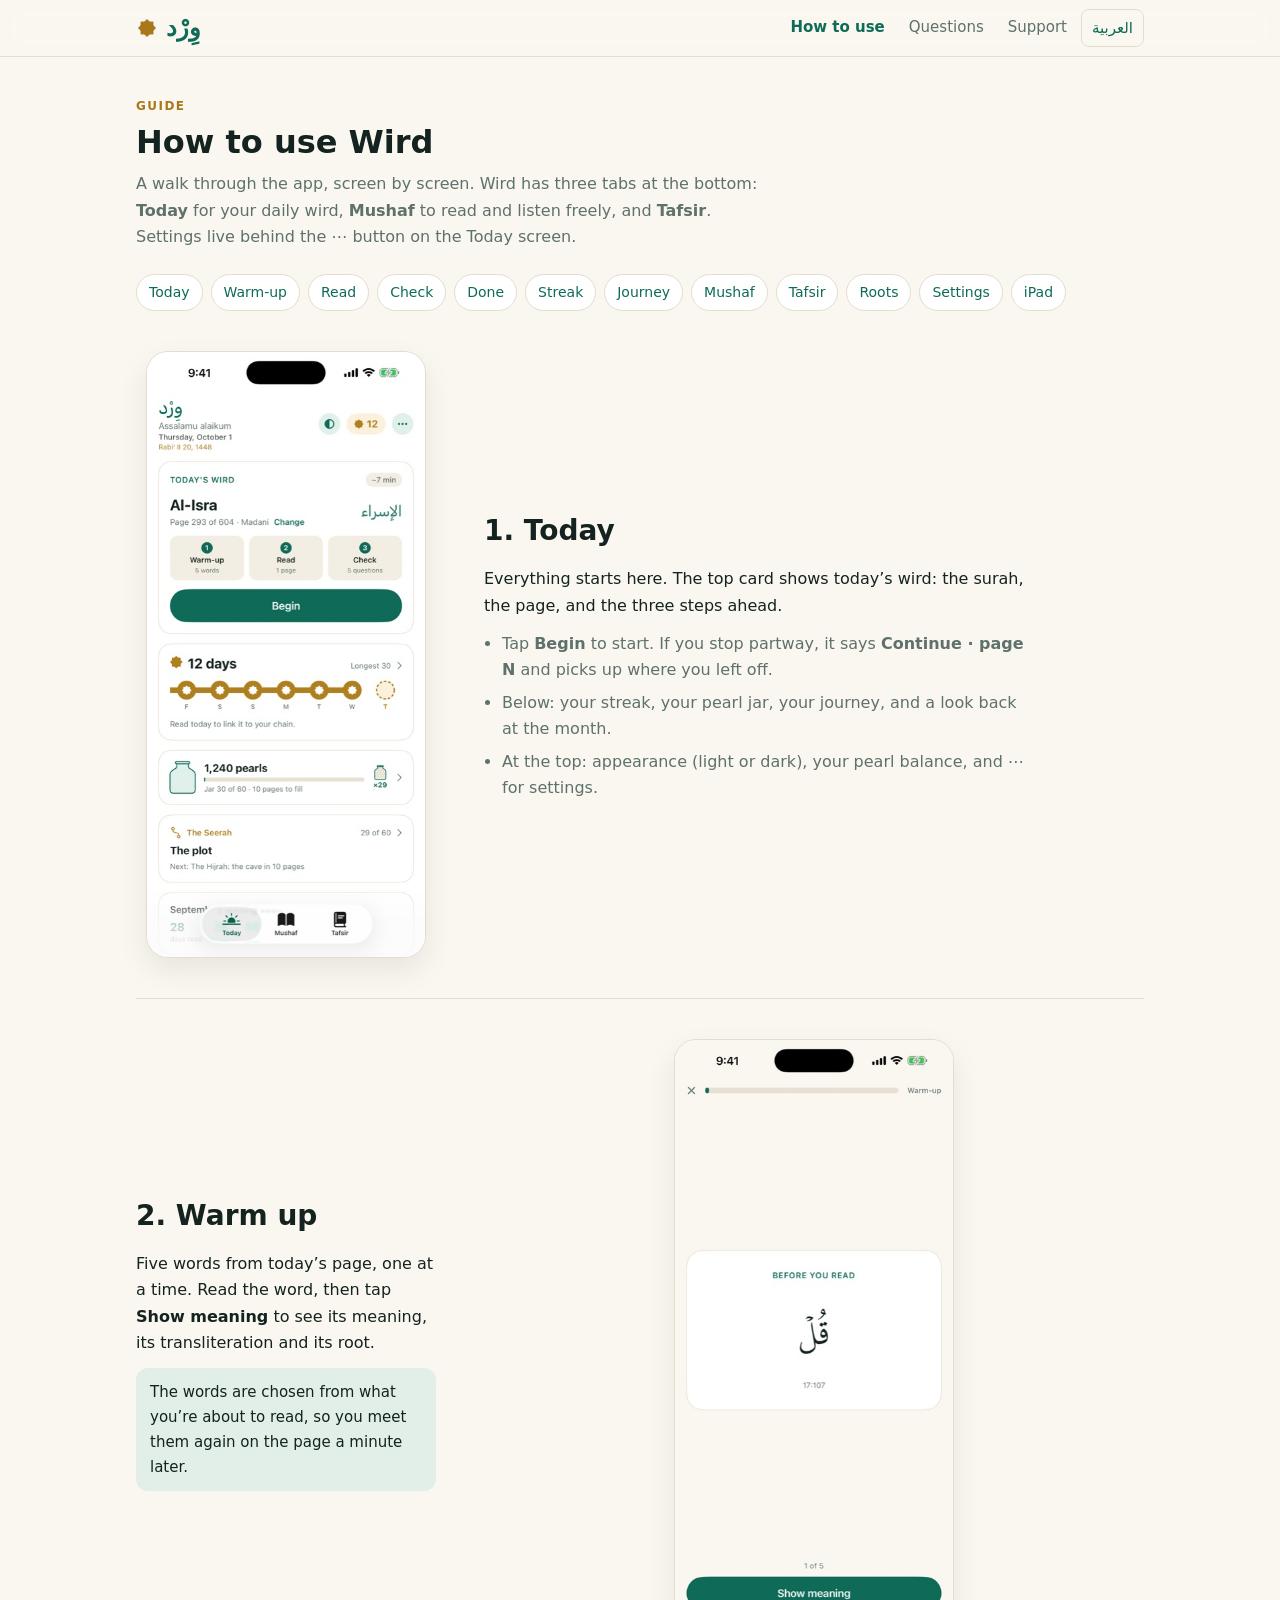
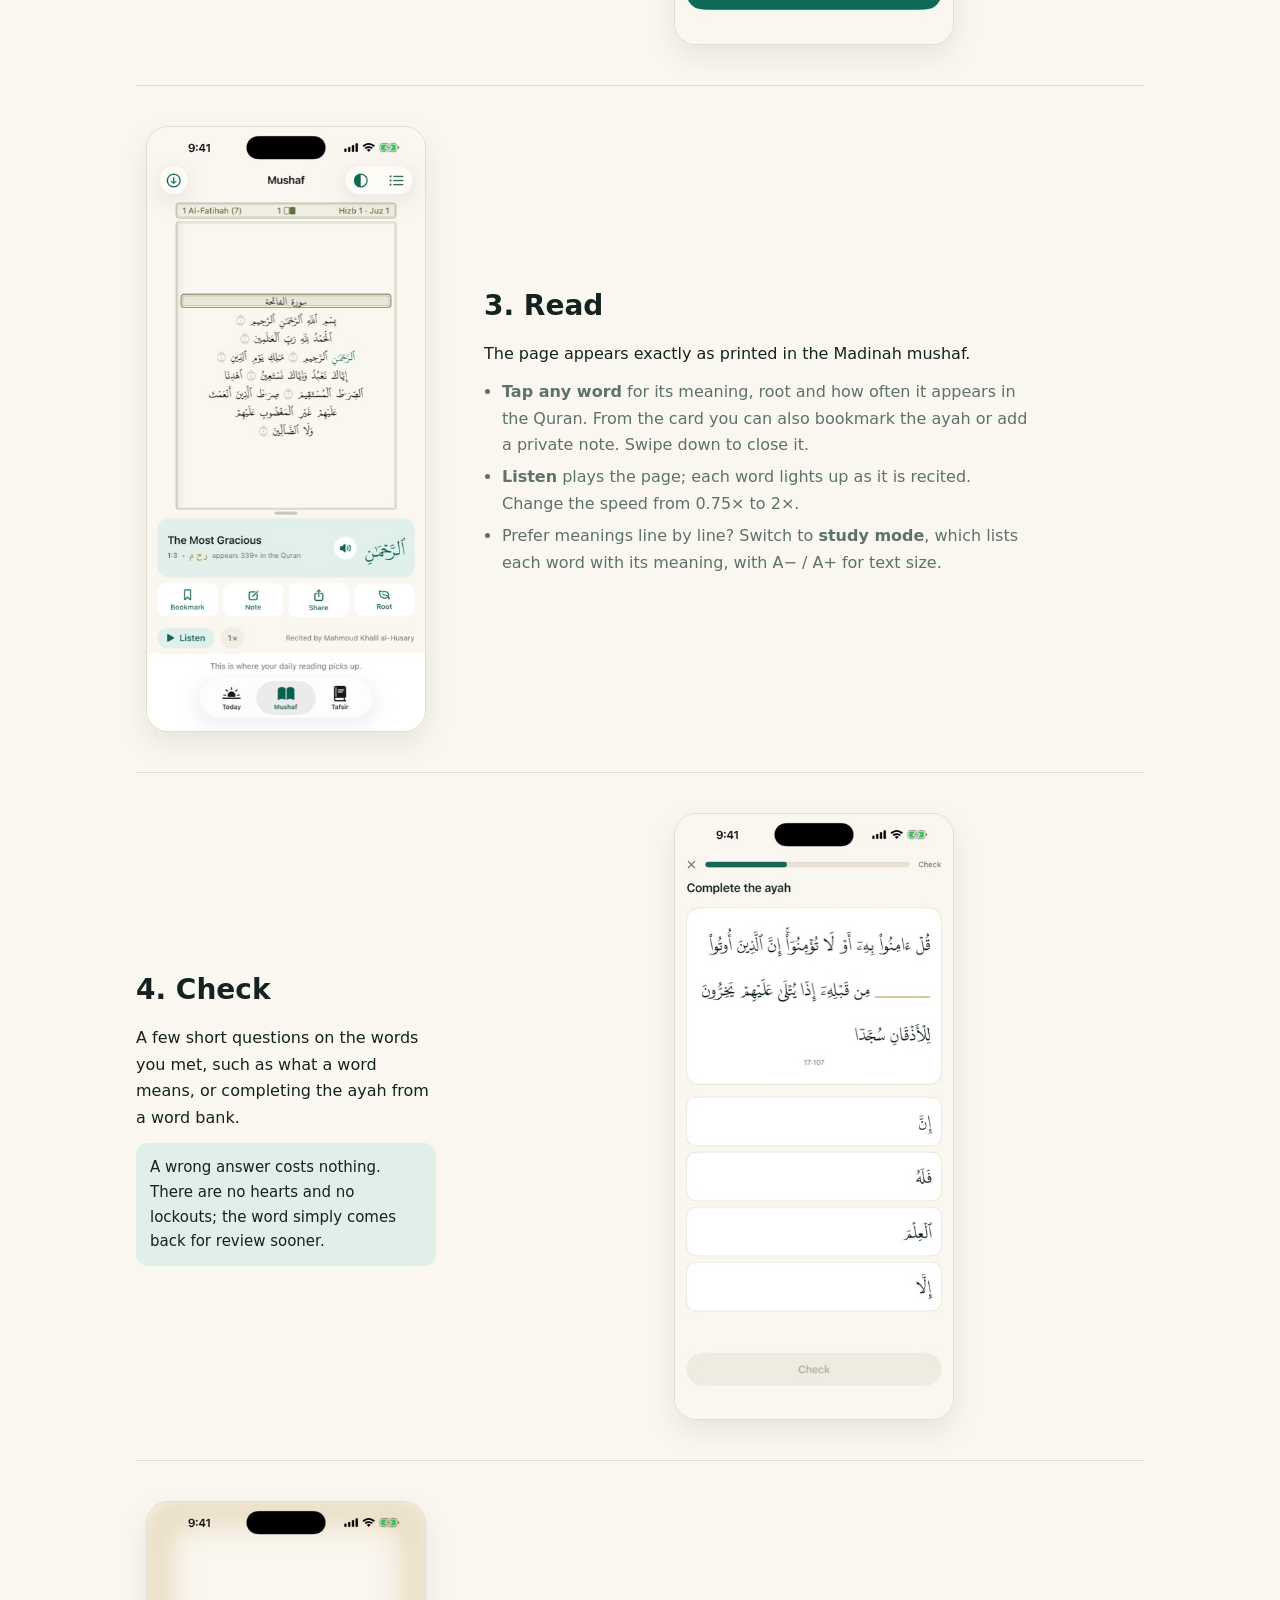
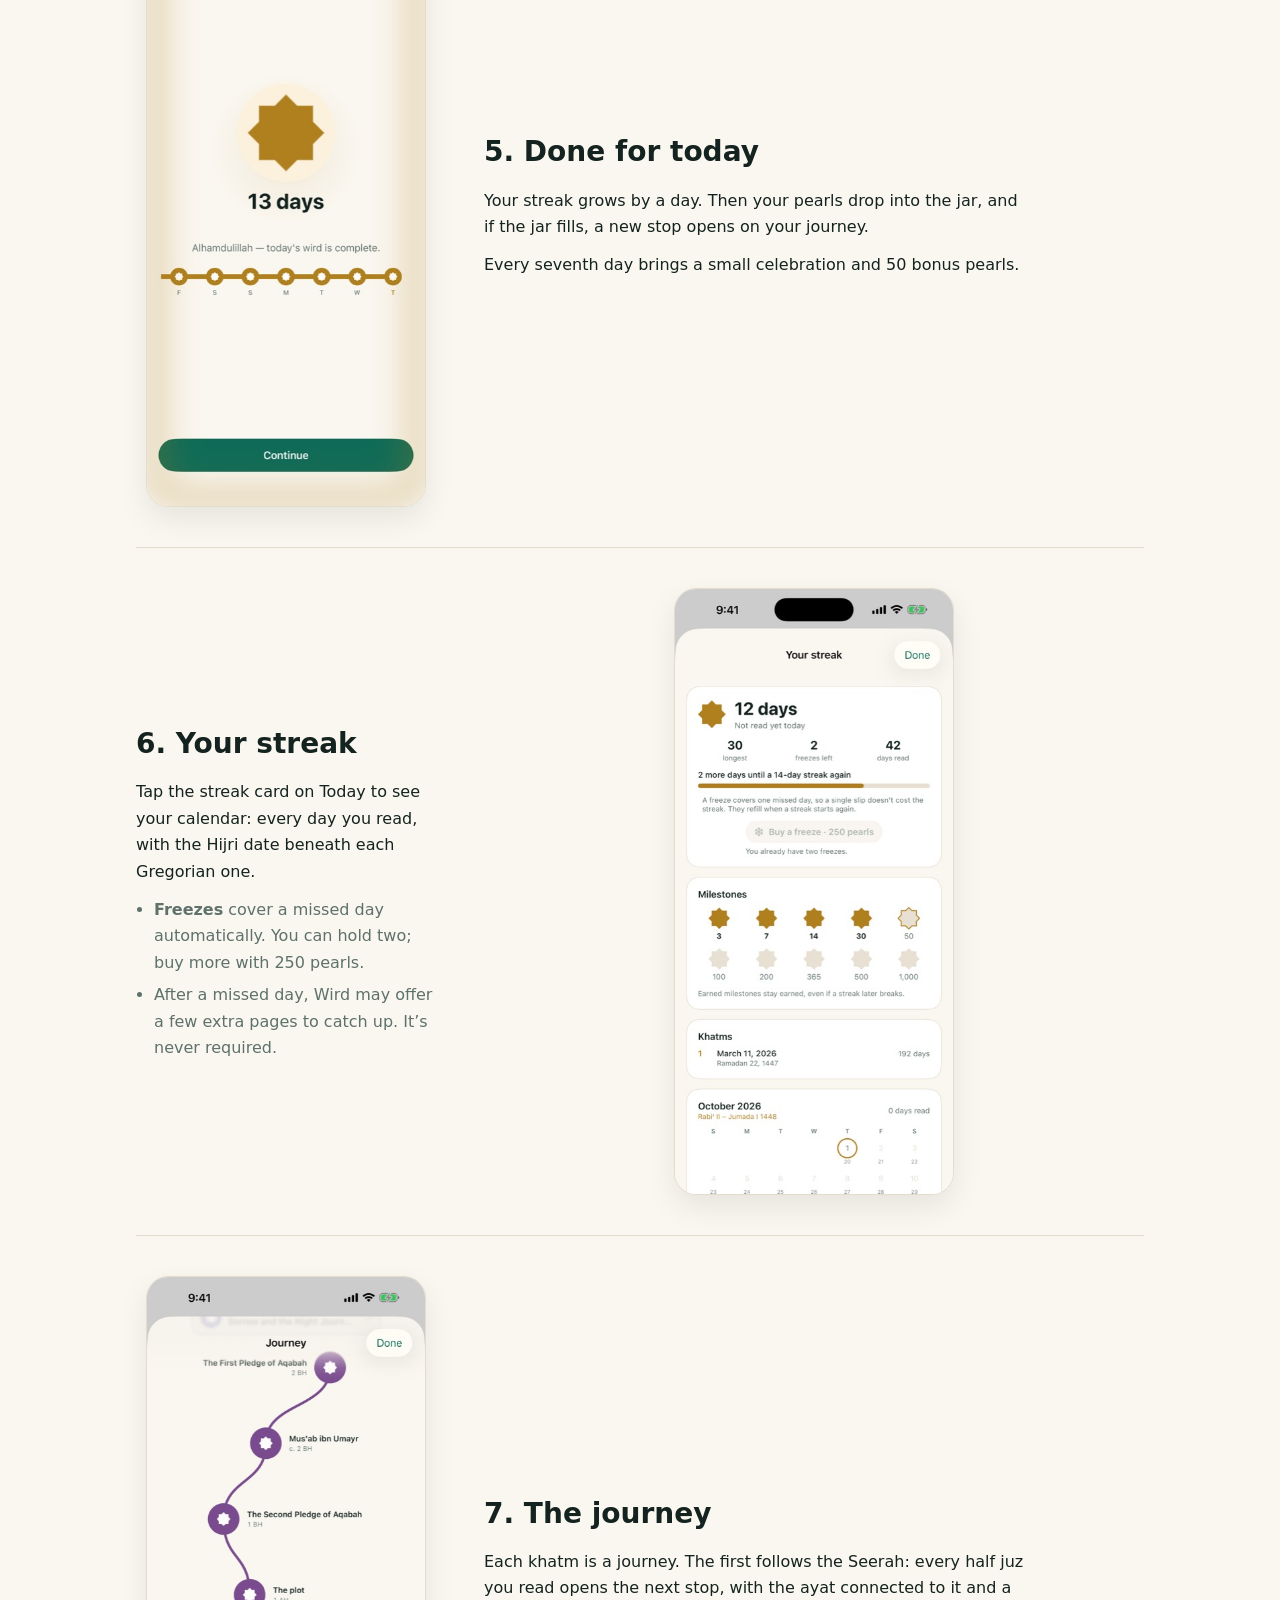
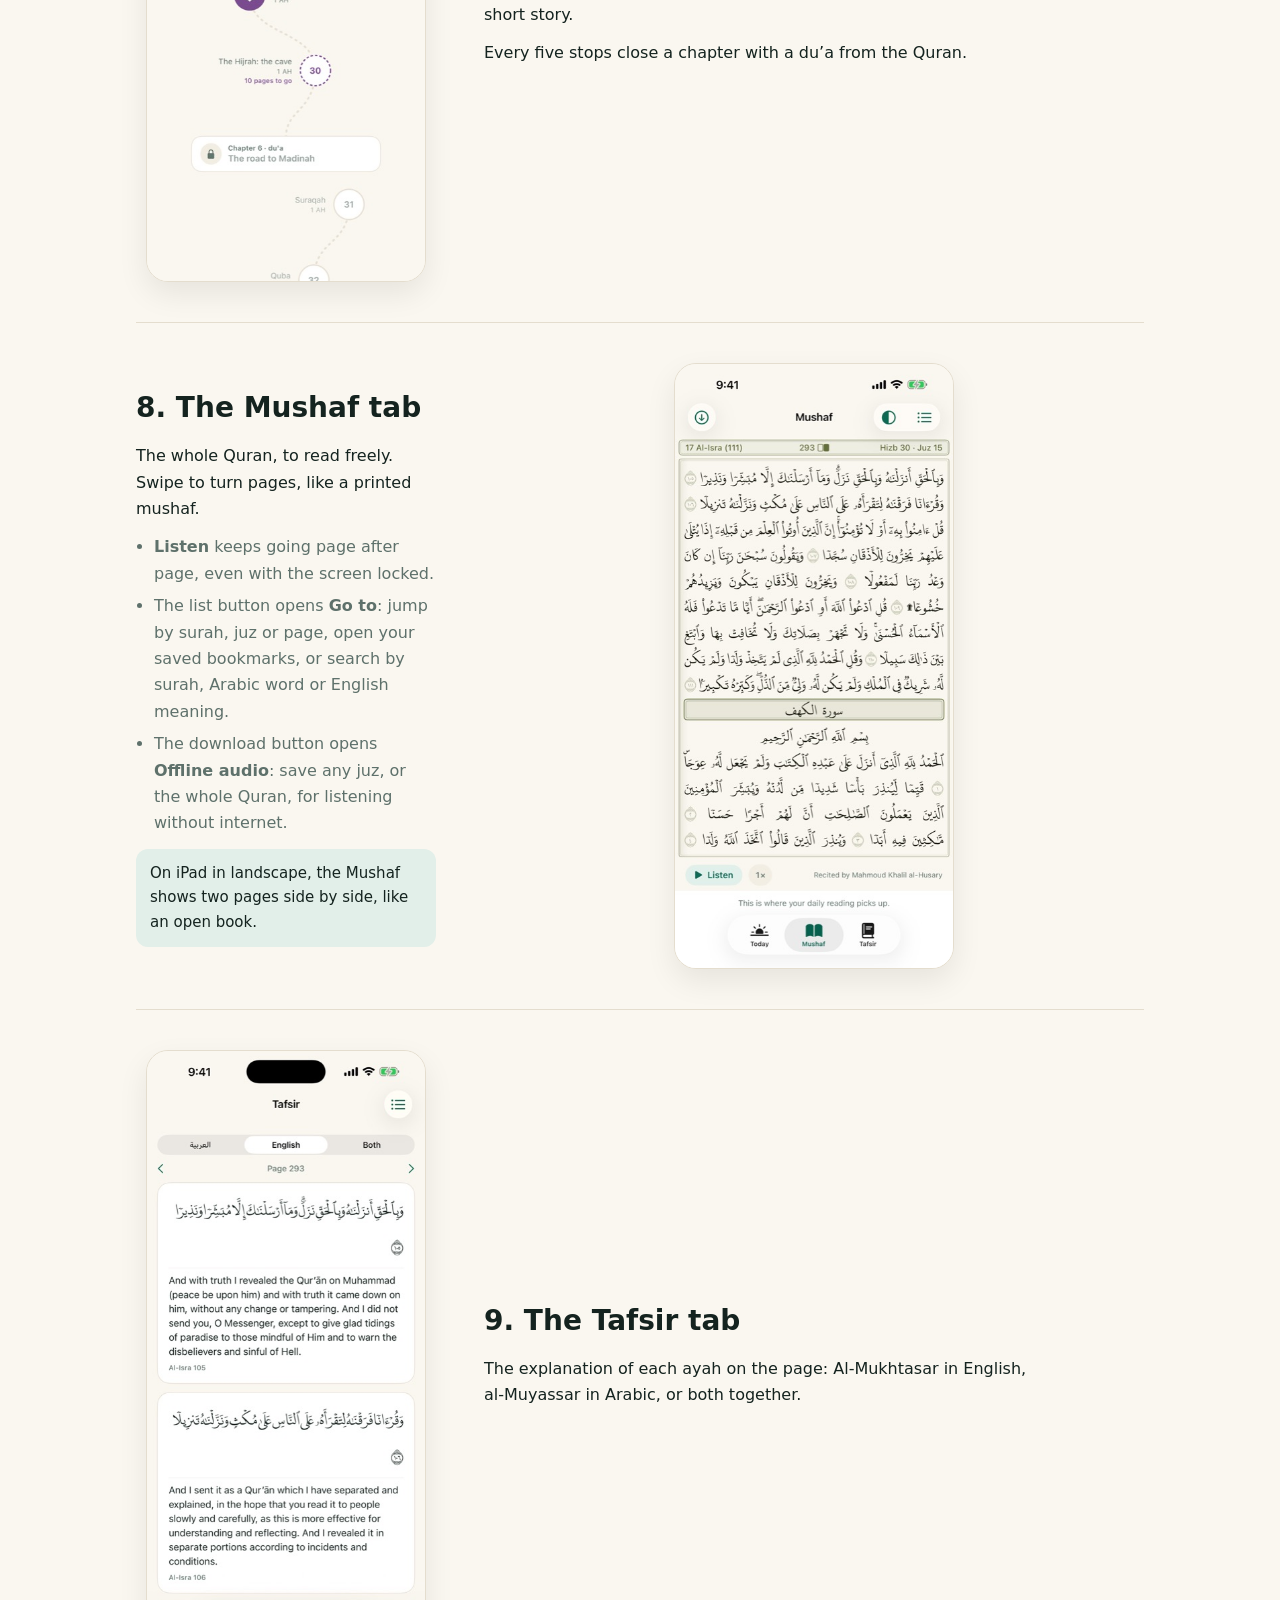
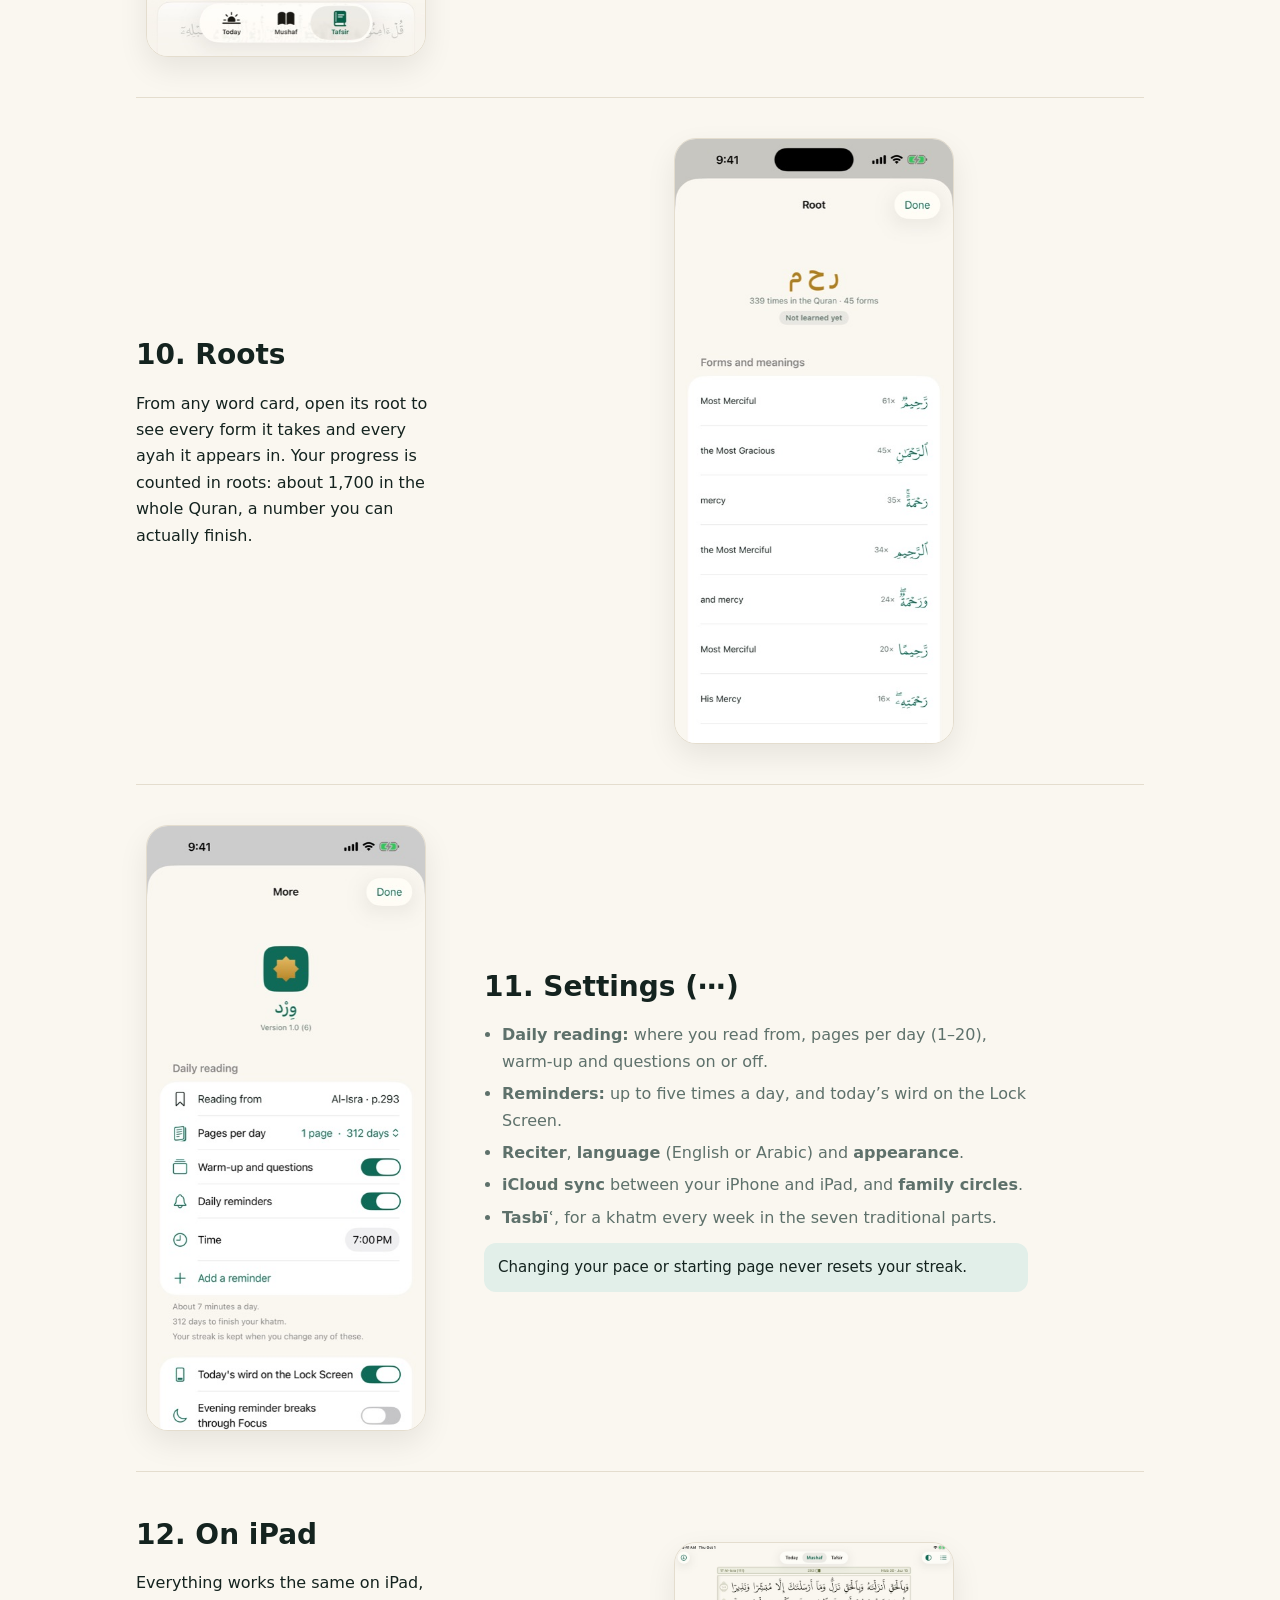
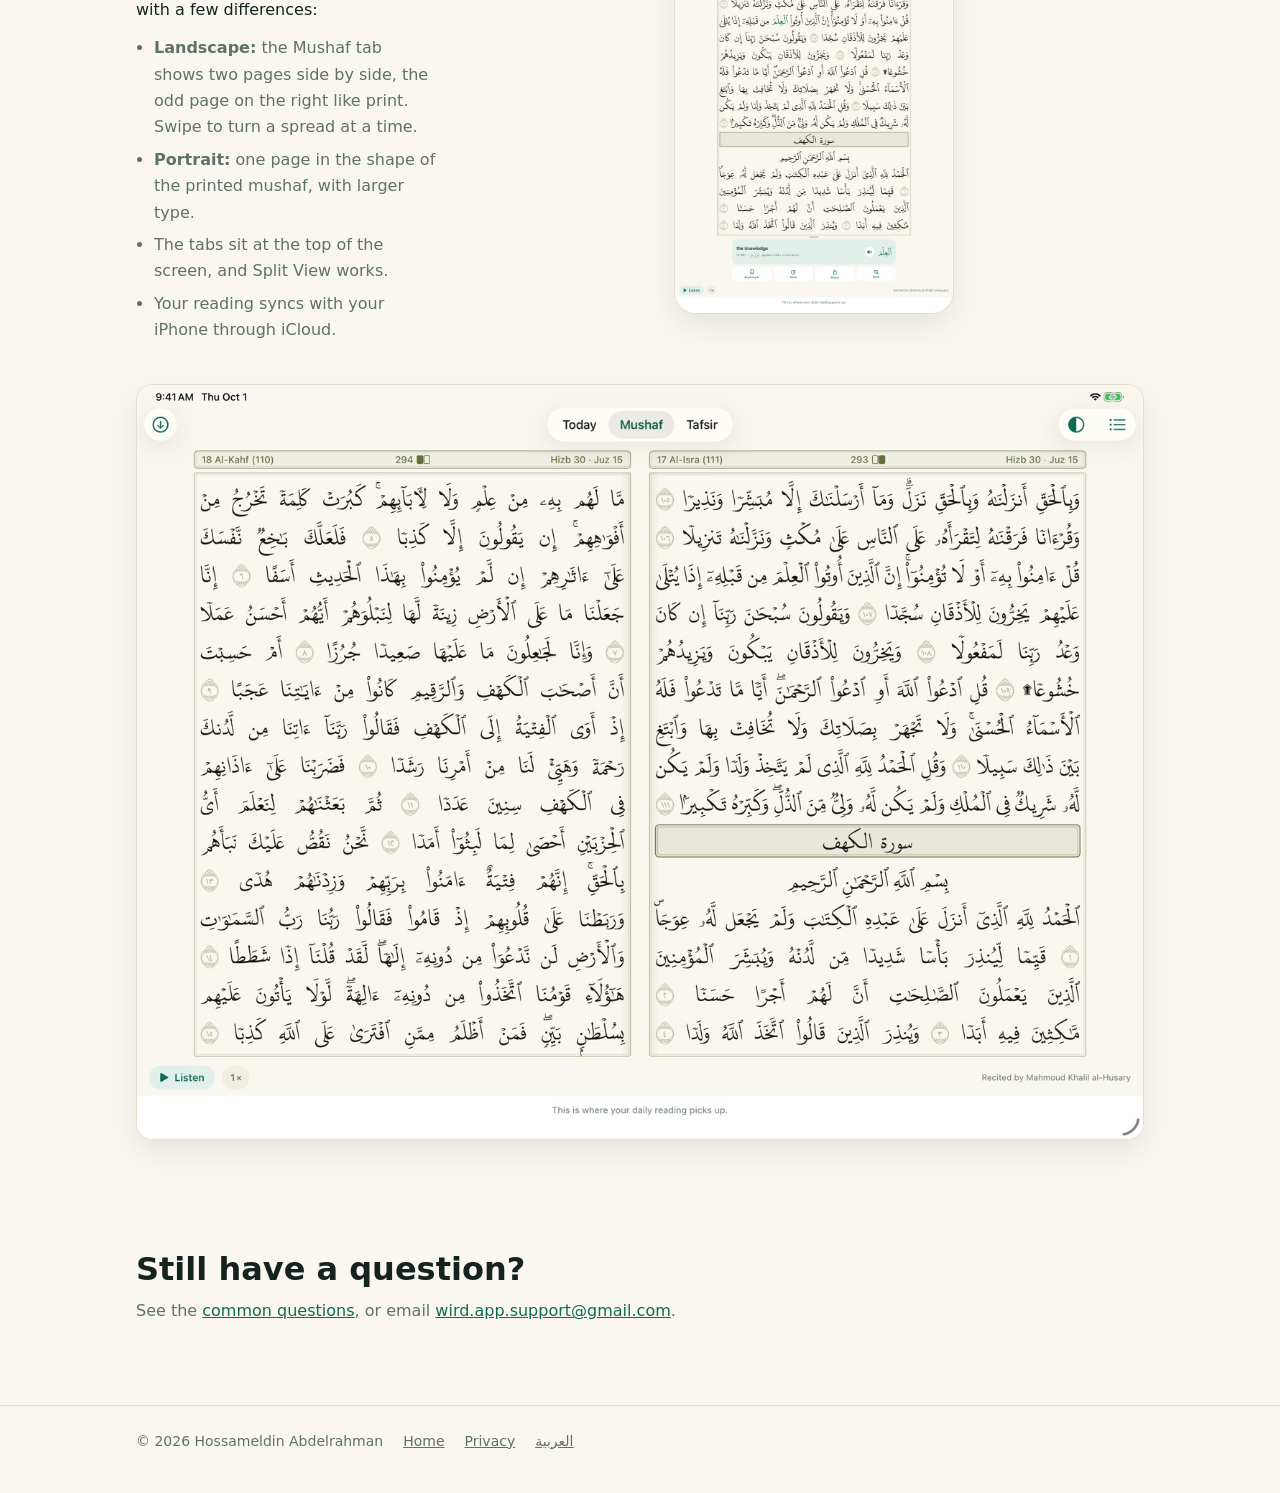
<file: guide.html>
<!doctype html>
<html lang="en" dir="ltr">
<head>
<meta charset="utf-8">
<meta name="viewport" content="width=device-width, initial-scale=1">
<title>Wird Guide</title>
<meta name="description" content="How to use Wird, screen by screen: the daily wird, word meanings, recitation, the mushaf, tafsir, your streak and settings.">
<link rel="alternate" hreflang="en" href="https://he-kadry.github.io/wird-site/guide.html">
<link rel="alternate" hreflang="ar" href="https://he-kadry.github.io/wird-site/ar/guide.html">
<link rel="icon" href="data:image/svg+xml,%3Csvg xmlns='http://www.w3.org/2000/svg' viewBox='0 0 24 24'%3E%3Crect width='24' height='24' rx='6' fill='%230f6b57'/%3E%3Cg fill='%23dcae4e'%3E%3Crect x='6' y='6' width='12' height='12'/%3E%3Crect x='6' y='6' width='12' height='12' transform='rotate(45 12 12)'/%3E%3C/g%3E%3C/svg%3E">
<link rel="stylesheet" href="style.css?v=4">
</head>
<body>
<svg width="0" height="0" style="position:absolute" aria-hidden="true">
  <symbol id="star" viewBox="0 0 24 24"><g fill="currentColor"><rect x="5" y="5" width="14" height="14"/><rect x="5" y="5" width="14" height="14" transform="rotate(45 12 12)"/></g></symbol>
</svg>

<header class="top">
  <div class="wrap">
    <a class="brand" href="./"><svg class="star"><use href="#star"/></svg><span class="word" lang="ar">وِرْد</span></a>
    <nav aria-label="Site">
      <a href="guide.html" aria-current="page">How to use</a>
      <a class="opt" href="./#faq">Questions</a>
      <a class="opt" href="./#support">Support</a>
      <a class="lang" href="ar/guide.html" lang="ar" hreflang="ar">العربية</a>
    </nav>
  </div>
</header>

<main class="wrap">
  <section>
    <p class="eyebrow">Guide</p>
    <h2>How to use Wird</h2>
    <p class="intro">A walk through the app, screen by screen. Wird has three tabs at the bottom: <strong>Today</strong> for your daily wird, <strong>Mushaf</strong> to read and listen freely, and <strong>Tafsir</strong>. Settings live behind the ⋯ button on the Today screen.</p>
    <nav class="toc" aria-label="Guide sections">
      <a href="#today">Today</a><a href="#warmup">Warm-up</a><a href="#read">Read</a><a href="#check">Check</a>
      <a href="#done">Done</a><a href="#streak">Streak</a><a href="#journey">Journey</a><a href="#mushaf">Mushaf</a>
      <a href="#tafsir">Tafsir</a><a href="#roots">Roots</a><a href="#settings">Settings</a><a href="#ipad">iPad</a>
    </nav>
  </section>

  <article class="step" id="today">
    <figure><img src="img/g-en-today.jpg" width="414" height="900" loading="lazy" alt="The Today screen"></figure>
    <div class="body">
      <h2>1. Today</h2>
      <p>Everything starts here. The top card shows today’s wird: the surah, the page, and the three steps ahead.</p>
      <ul>
        <li>Tap <strong>Begin</strong> to start. If you stop partway, it says <strong>Continue · page N</strong> and picks up where you left off.</li>
        <li>Below: your streak, your pearl jar, your journey, and a look back at the month.</li>
        <li>At the top: appearance (light or dark), your pearl balance, and ⋯ for settings.</li>
      </ul>
    </div>
  </article>

  <article class="step" id="warmup">
    <figure><img src="img/g-en-warmup.jpg" width="414" height="900" loading="lazy" alt="A warm-up word card"></figure>
    <div class="body">
      <h2>2. Warm up</h2>
      <p>Five words from today’s page, one at a time. Read the word, then tap <strong>Show meaning</strong> to see its meaning, its transliteration and its root.</p>
      <p class="tip">The words are chosen from what you’re about to read, so you meet them again on the page a minute later.</p>
    </div>
  </article>

  <article class="step" id="read">
    <figure><img src="img/g-en-word.jpg" width="414" height="900" loading="lazy" alt="The page with a word card open"></figure>
    <div class="body">
      <h2>3. Read</h2>
      <p>The page appears exactly as printed in the Madinah mushaf.</p>
      <ul>
        <li><strong>Tap any word</strong> for its meaning, root and how often it appears in the Quran. From the card you can also bookmark the ayah or add a private note. Swipe down to close it.</li>
        <li><strong>Listen</strong> plays the page; each word lights up as it is recited. Change the speed from 0.75× to 2×.</li>
        <li>Prefer meanings line by line? Switch to <strong>study mode</strong>, which lists each word with its meaning, with A− / A+ for text size.</li>
      </ul>
    </div>
  </article>

  <article class="step" id="check">
    <figure><img src="img/g-en-quiz.jpg" width="414" height="900" loading="lazy" alt="A question: complete the ayah"></figure>
    <div class="body">
      <h2>4. Check</h2>
      <p>A few short questions on the words you met, such as what a word means, or completing the ayah from a word bank.</p>
      <p class="tip">A wrong answer costs nothing. There are no hearts and no lockouts; the word simply comes back for review sooner.</p>
    </div>
  </article>

  <article class="step" id="done">
    <figure><img src="img/g-en-done.jpg" width="414" height="900" loading="lazy" alt="The completion screen: 13 days"></figure>
    <div class="body">
      <h2>5. Done for today</h2>
      <p>Your streak grows by a day. Then your pearls drop into the jar, and if the jar fills, a new stop opens on your journey.</p>
      <p>Every seventh day brings a small celebration and 50 bonus pearls.</p>
    </div>
  </article>

  <article class="step" id="streak">
    <figure><img src="img/g-en-calendar.jpg" width="414" height="900" loading="lazy" alt="The streak calendar with Gregorian and Hijri dates"></figure>
    <div class="body">
      <h2>6. Your streak</h2>
      <p>Tap the streak card on Today to see your calendar: every day you read, with the Hijri date beneath each Gregorian one.</p>
      <ul>
        <li><strong>Freezes</strong> cover a missed day automatically. You can hold two; buy more with 250 pearls.</li>
        <li>After a missed day, Wird may offer a few extra pages to catch up. It’s never required.</li>
      </ul>
    </div>
  </article>

  <article class="step" id="journey">
    <figure><img src="img/g-en-journey.jpg" width="414" height="900" loading="lazy" alt="The Seerah journey path"></figure>
    <div class="body">
      <h2>7. The journey</h2>
      <p>Each khatm is a journey. The first follows the Seerah: every half juz you read opens the next stop, with the ayat connected to it and a short story.</p>
      <p>Every five stops close a chapter with a du’a from the Quran.</p>
    </div>
  </article>

  <article class="step" id="mushaf">
    <figure><img src="img/g-en-mushaf.jpg" width="414" height="900" loading="lazy" alt="The Mushaf tab"></figure>
    <div class="body">
      <h2>8. The Mushaf tab</h2>
      <p>The whole Quran, to read freely. Swipe to turn pages, like a printed mushaf.</p>
      <ul>
        <li><strong>Listen</strong> keeps going page after page, even with the screen locked.</li>
        <li>The list button opens <strong>Go to</strong>: jump by surah, juz or page, open your saved bookmarks, or search by surah, Arabic word or English meaning.</li>
        <li>The download button opens <strong>Offline audio</strong>: save any juz, or the whole Quran, for listening without internet.</li>
      </ul>
      <p class="tip">On iPad in landscape, the Mushaf shows two pages side by side, like an open book.</p>
    </div>
  </article>

  <article class="step" id="tafsir">
    <figure><img src="img/g-en-tafsir.jpg" width="414" height="900" loading="lazy" alt="The Tafsir tab"></figure>
    <div class="body">
      <h2>9. The Tafsir tab</h2>
      <p>The explanation of each ayah on the page: Al-Mukhtasar in English, al-Muyassar in Arabic, or both together.</p>
    </div>
  </article>

  <article class="step" id="roots">
    <figure><img src="img/g-en-root.jpg" width="414" height="900" loading="lazy" alt="A root and every form it takes"></figure>
    <div class="body">
      <h2>10. Roots</h2>
      <p>From any word card, open its root to see every form it takes and every ayah it appears in. Your progress is counted in roots: about 1,700 in the whole Quran, a number you can actually finish.</p>
    </div>
  </article>

  <article class="step" id="settings">
    <figure><img src="img/g-en-more.jpg" width="414" height="900" loading="lazy" alt="The settings menu"></figure>
    <div class="body">
      <h2>11. Settings (⋯)</h2>
      <ul>
        <li><strong>Daily reading:</strong> where you read from, pages per day (1–20), warm-up and questions on or off.</li>
        <li><strong>Reminders:</strong> up to five times a day, and today’s wird on the Lock Screen.</li>
        <li><strong>Reciter</strong>, <strong>language</strong> (English or Arabic) and <strong>appearance</strong>.</li>
        <li><strong>iCloud sync</strong> between your iPhone and iPad, and <strong>family circles</strong>.</li>
        <li><strong>Tasbīʿ</strong>, for a khatm every week in the seven traditional parts.</li>
      </ul>
      <p class="tip">Changing your pace or starting page never resets your streak.</p>
    </div>
  </article>

  <article class="step" id="ipad">
    <figure><img src="img/ipad-en-portrait.jpg" width="750" height="1000" loading="lazy" alt="Wird on iPad in portrait"></figure>
    <div class="body">
      <h2>12. On iPad</h2>
      <p>Everything works the same on iPad, with a few differences:</p>
      <ul>
        <li><strong>Landscape:</strong> the Mushaf tab shows two pages side by side, the odd page on the right like print. Swipe to turn a spread at a time.</li>
        <li><strong>Portrait:</strong> one page in the shape of the printed mushaf, with larger type.</li>
        <li>The tabs sit at the top of the screen, and Split View works.</li>
        <li>Your reading syncs with your iPhone through iCloud.</li>
      </ul>
    </div>
  </article>
  <figure class="spread"><img src="img/ipad-en-spread.jpg" width="1400" height="1050" loading="lazy" alt="Wird on iPad in landscape: a two-page spread"></figure>

  <section>
    <h2>Still have a question?</h2>
    <p class="intro">See the <a href="./#faq">common questions</a>, or email <a href="mailto:wird.app.support@gmail.com">wird.app.support@gmail.com</a>.</p>
  </section>
</main>

<footer>
  <div class="wrap">
    <span>© 2026 Hossameldin Abdelrahman</span>
    <a href="./">Home</a>
    <a href="privacy.html">Privacy</a>
    <a href="ar/guide.html" lang="ar">العربية</a>
  </div>
</footer>
</body>
</html>
</file>
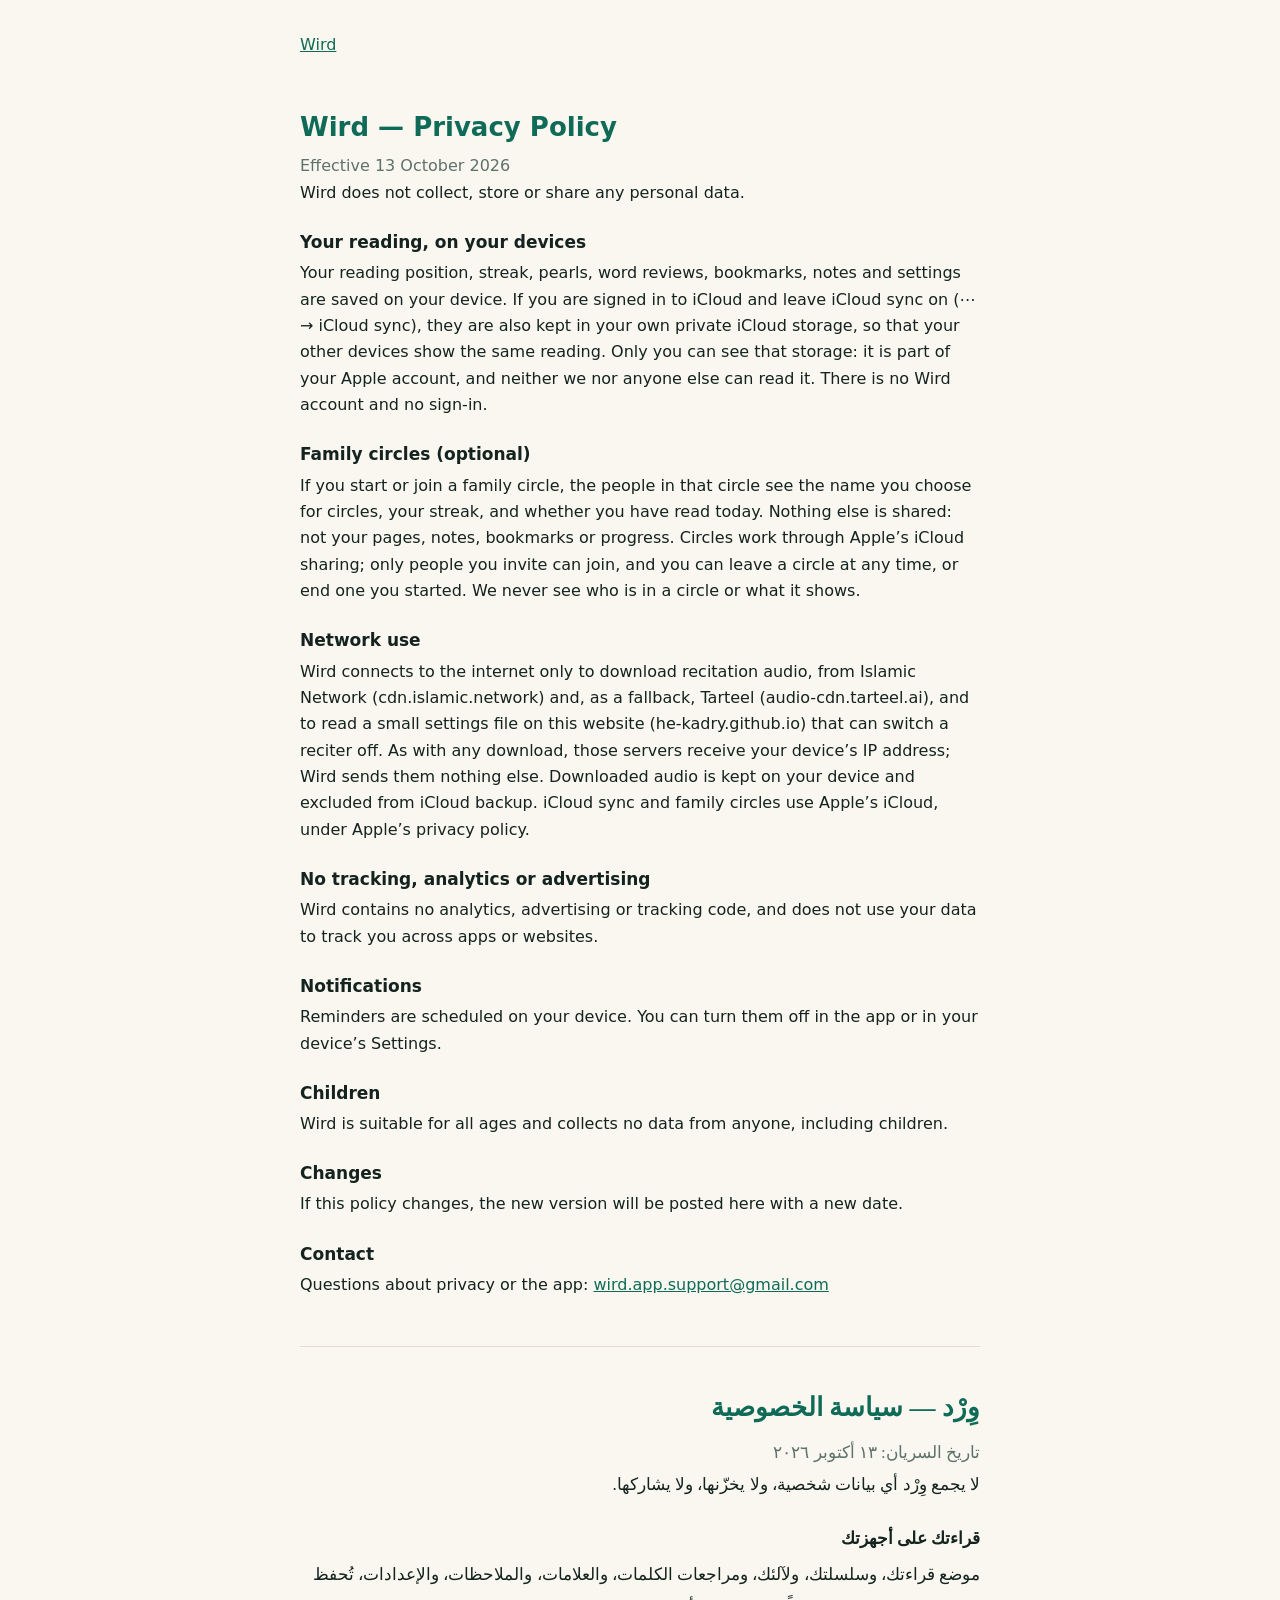
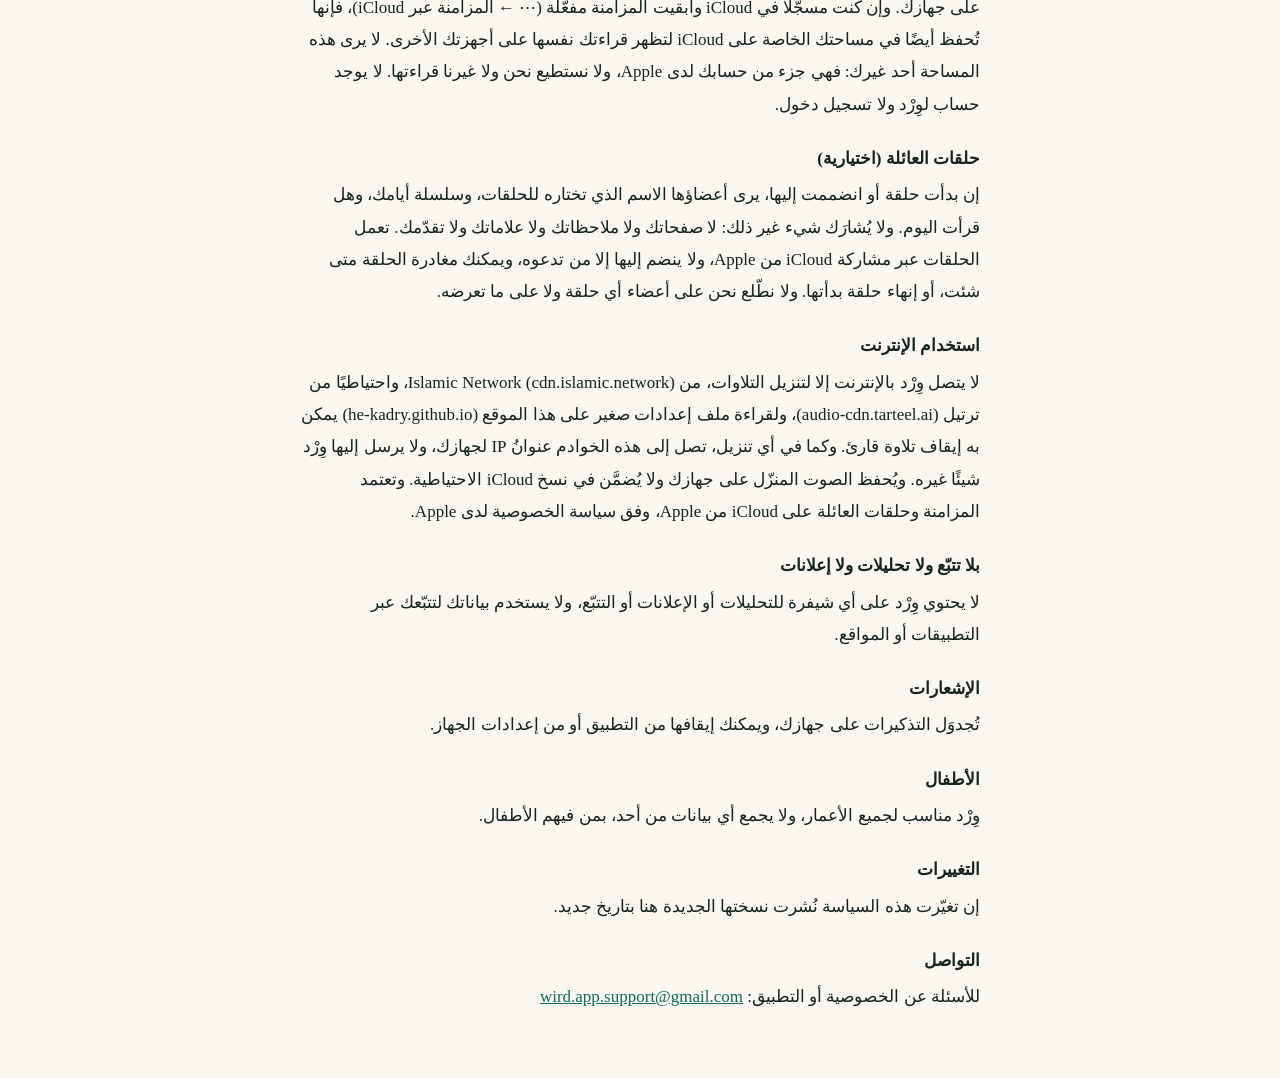
<file: privacy.html>
<!doctype html>
<html lang="en"><head><meta charset="utf-8"><meta name="viewport" content="width=device-width, initial-scale=1"><title>Wird — Privacy Policy</title>
<style>:root{--bg:#faf7f0;--fg:#14231f;--soft:#5e716b;--line:#e4ddce;--accent:#0f6b57}@media (prefers-color-scheme:dark){:root{--bg:#0e1513;--fg:#e8f0ed;--soft:#93a8a2;--line:#26342f;--accent:#3fb495}}body{margin:0;background:var(--bg);color:var(--fg);font:16px/1.65 -apple-system,system-ui,sans-serif}main{max-width:680px;margin:0 auto;padding:32px 18px 64px;display:grid;gap:48px}h1{font-size:26px;margin:0;color:var(--accent)}h2{font-size:17px;margin:22px 0 4px}p{margin:0}.date{color:var(--soft);margin-top:4px}article[dir=rtl]{font-family:"Geeza Pro","Noto Naskh Arabic",serif;font-size:17px;line-height:1.9;border-top:1px solid var(--line);padding-top:36px}a{color:var(--accent)}.back{margin:0}</style></head>
<body><main>
<p class="back"><a href="./">Wird</a></p>
<article dir="ltr" lang="en"><h1>Wird — Privacy Policy</h1><p class="date">Effective 13 October 2026</p><p>Wird does not collect, store or share any personal data.</p>
<h2>Your reading, on your devices</h2><p>Your reading position, streak, pearls, word reviews, bookmarks, notes and settings are saved on your device. If you are signed in to iCloud and leave iCloud sync on (⋯ → iCloud sync), they are also kept in your own private iCloud storage, so that your other devices show the same reading. Only you can see that storage: it is part of your Apple account, and neither we nor anyone else can read it. There is no Wird account and no sign-in.</p>
<h2>Family circles (optional)</h2><p>If you start or join a family circle, the people in that circle see the name you choose for circles, your streak, and whether you have read today. Nothing else is shared: not your pages, notes, bookmarks or progress. Circles work through Apple’s iCloud sharing; only people you invite can join, and you can leave a circle at any time, or end one you started. We never see who is in a circle or what it shows.</p>
<h2>Network use</h2><p>Wird connects to the internet only to download recitation audio, from Islamic Network (cdn.islamic.network) and, as a fallback, Tarteel (audio-cdn.tarteel.ai), and to read a small settings file on this website (he-kadry.github.io) that can switch a reciter off. As with any download, those servers receive your device’s IP address; Wird sends them nothing else. Downloaded audio is kept on your device and excluded from iCloud backup. iCloud sync and family circles use Apple’s iCloud, under Apple’s privacy policy.</p>
<h2>No tracking, analytics or advertising</h2><p>Wird contains no analytics, advertising or tracking code, and does not use your data to track you across apps or websites.</p>
<h2>Notifications</h2><p>Reminders are scheduled on your device. You can turn them off in the app or in your device’s Settings.</p>
<h2>Children</h2><p>Wird is suitable for all ages and collects no data from anyone, including children.</p>
<h2>Changes</h2><p>If this policy changes, the new version will be posted here with a new date.</p>
<h2>Contact</h2><p>Questions about privacy or the app: <a href="mailto:wird.app.support@gmail.com">wird.app.support@gmail.com</a></p></article>
<article dir="rtl" lang="ar"><h1>وِرْد — سياسة الخصوصية</h1><p class="date">تاريخ السريان: ١٣ أكتوبر ٢٠٢٦</p><p>لا يجمع وِرْد أي بيانات شخصية، ولا يخزّنها، ولا يشاركها.</p>
<h2>قراءتك على أجهزتك</h2><p>موضع قراءتك، وسلسلتك، ولآلئك، ومراجعات الكلمات، والعلامات، والملاحظات، والإعدادات، تُحفظ على جهازك. وإن كنت مسجّلًا في iCloud وأبقيت المزامنة مفعّلة (⋯ ← المزامنة عبر iCloud)، فإنها تُحفظ أيضًا في مساحتك الخاصة على iCloud لتظهر قراءتك نفسها على أجهزتك الأخرى. لا يرى هذه المساحة أحد غيرك: فهي جزء من حسابك لدى Apple، ولا نستطيع نحن ولا غيرنا قراءتها. لا يوجد حساب لوِرْد ولا تسجيل دخول.</p>
<h2>حلقات العائلة (اختيارية)</h2><p>إن بدأت حلقة أو انضممت إليها، يرى أعضاؤها الاسم الذي تختاره للحلقات، وسلسلة أيامك، وهل قرأت اليوم. ولا يُشارَك شيء غير ذلك: لا صفحاتك ولا ملاحظاتك ولا علاماتك ولا تقدّمك. تعمل الحلقات عبر مشاركة iCloud من Apple، ولا ينضم إليها إلا من تدعوه، ويمكنك مغادرة الحلقة متى شئت، أو إنهاء حلقة بدأتها. ولا نطّلع نحن على أعضاء أي حلقة ولا على ما تعرضه.</p>
<h2>استخدام الإنترنت</h2><p>لا يتصل وِرْد بالإنترنت إلا لتنزيل التلاوات، من Islamic Network (cdn.islamic.network)، واحتياطيًا من ترتيل (audio-cdn.tarteel.ai)، ولقراءة ملف إعدادات صغير على هذا الموقع (he-kadry.github.io) يمكن به إيقاف تلاوة قارئ. وكما في أي تنزيل، تصل إلى هذه الخوادم عنوانُ IP لجهازك، ولا يرسل إليها وِرْد شيئًا غيره. ويُحفظ الصوت المنزّل على جهازك ولا يُضمَّن في نسخ iCloud الاحتياطية. وتعتمد المزامنة وحلقات العائلة على iCloud من Apple، وفق سياسة الخصوصية لدى Apple.</p>
<h2>بلا تتبّع ولا تحليلات ولا إعلانات</h2><p>لا يحتوي وِرْد على أي شيفرة للتحليلات أو الإعلانات أو التتبّع، ولا يستخدم بياناتك لتتبّعك عبر التطبيقات أو المواقع.</p>
<h2>الإشعارات</h2><p>تُجدوَل التذكيرات على جهازك، ويمكنك إيقافها من التطبيق أو من إعدادات الجهاز.</p>
<h2>الأطفال</h2><p>وِرْد مناسب لجميع الأعمار، ولا يجمع أي بيانات من أحد، بمن فيهم الأطفال.</p>
<h2>التغييرات</h2><p>إن تغيّرت هذه السياسة نُشرت نسختها الجديدة هنا بتاريخ جديد.</p>
<h2>التواصل</h2><p>للأسئلة عن الخصوصية أو التطبيق: <a href="mailto:wird.app.support@gmail.com">wird.app.support@gmail.com</a></p></article>
</main></body></html>
</file>
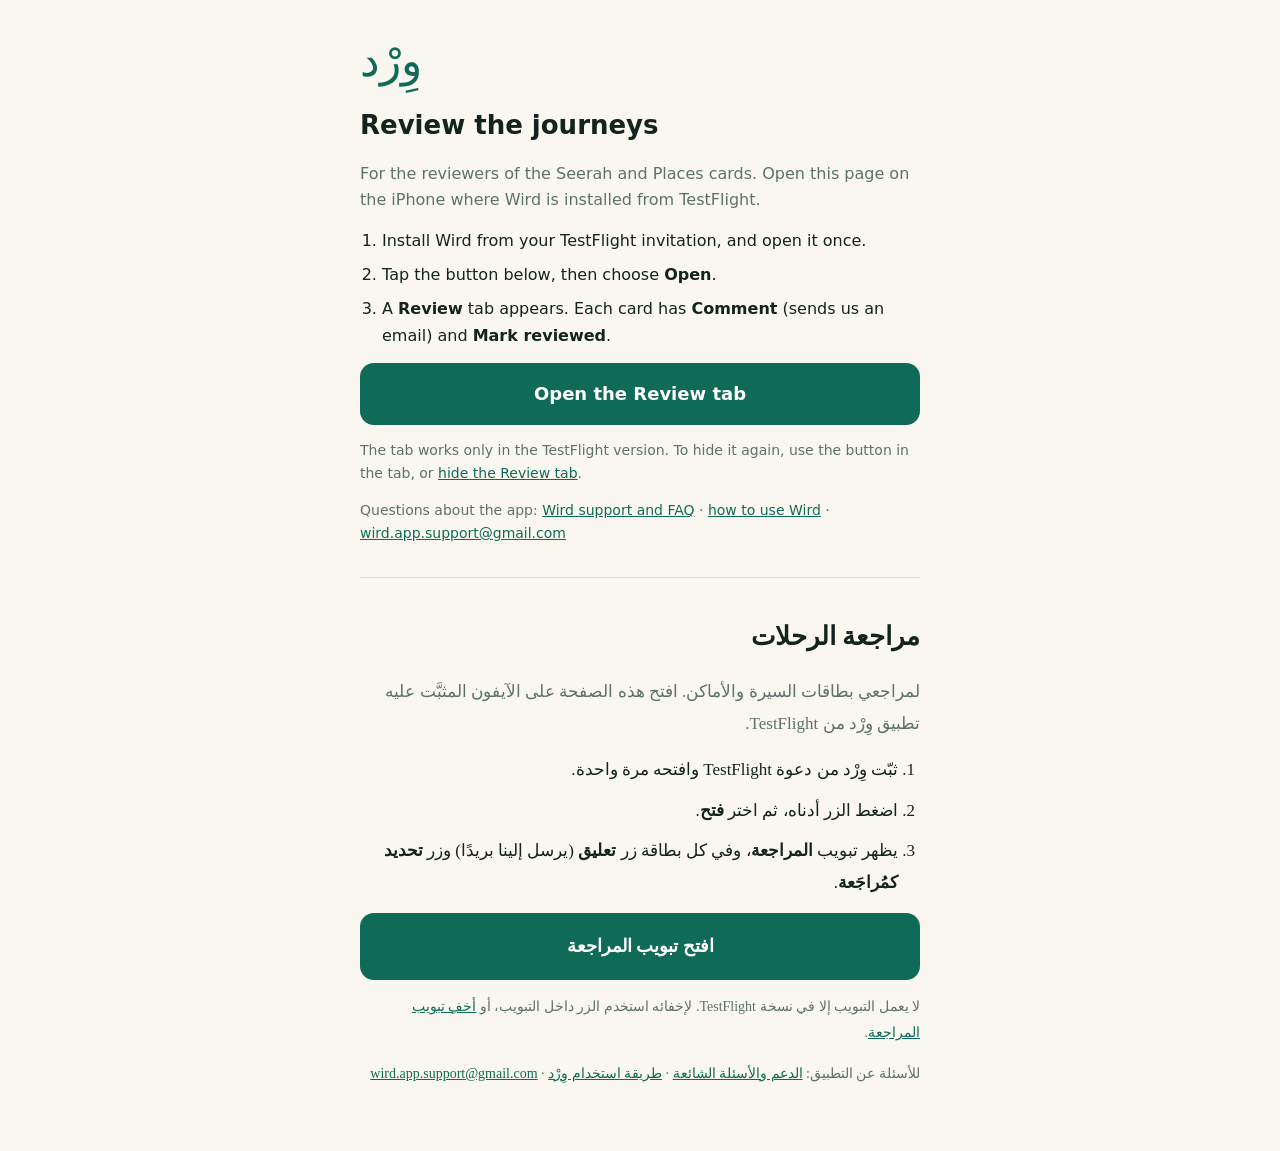
<file: review.html>
<!doctype html>
<html lang="en">
<head>
<meta charset="utf-8">
<meta name="viewport" content="width=device-width, initial-scale=1">
<meta name="robots" content="noindex">
<title>Wird — Review</title>
<style>
:root { --bg: #faf7f0; --fg: #14231f; --soft: #5e716b; --line: #e4ddce; --accent: #0f6b57; }
@media (prefers-color-scheme: dark) { :root { --bg: #0e1513; --fg: #e8f0ed; --soft: #93a8a2; --line: #26342f; --accent: #3fb495; } }
body { margin: 0; background: var(--bg); color: var(--fg); font: 16px/1.65 -apple-system, system-ui, sans-serif; }
main { max-width: 560px; margin: 0 auto; padding: 40px 18px 64px; display: grid; gap: 32px; }
.mark { font-family: "Geeza Pro", "Noto Naskh Arabic", serif; font-size: 44px; line-height: 1; color: var(--accent); }
h1 { font-size: 26px; margin: 6px 0 0; }
p, ol { margin: 0; }
ol { padding-inline-start: 22px; display: grid; gap: 8px; }
.soft { color: var(--soft); }
.btn { display: block; text-align: center; background: var(--accent); color: #fff; text-decoration: none; font-weight: 600; font-size: 18px; padding: 16px; border-radius: 14px; }
.small { font-size: 14px; }
a { color: var(--accent); }
section { display: grid; gap: 14px; }
.ar { font-family: "Geeza Pro", "Noto Naskh Arabic", serif; font-size: 17px; line-height: 1.9; border-top: 1px solid var(--line); padding-top: 28px; }
</style>
</head>
<body>
<main>
  <section>
    <div class="mark" lang="ar">وِرْد</div>
    <h1>Review the journeys</h1>
    <p class="soft">For the reviewers of the Seerah and Places cards. Open this page on the iPhone where Wird is installed from TestFlight.</p>
    <ol>
      <li>Install Wird from your TestFlight invitation, and open it once.</li>
      <li>Tap the button below, then choose <b>Open</b>.</li>
      <li>A <b>Review</b> tab appears. Each card has <b>Comment</b> (sends us an email) and <b>Mark reviewed</b>.</li>
    </ol>
    <a class="btn" href="wird://review">Open the Review tab</a>
    <p class="soft small">The tab works only in the TestFlight version. To hide it again, use the button in the tab, or <a href="wird://review/off">hide the Review tab</a>.</p>
    <p class="soft small">Questions about the app: <a href="./">Wird support and FAQ</a> · <a href="guide.html">how to use Wird</a> · <a href="mailto:wird.app.support@gmail.com">wird.app.support@gmail.com</a></p>
  </section>

  <section class="ar" dir="rtl" lang="ar">
    <h1>مراجعة الرحلات</h1>
    <p class="soft">لمراجعي بطاقات السيرة والأماكن. افتح هذه الصفحة على الآيفون المثبَّت عليه تطبيق وِرْد من TestFlight.</p>
    <ol>
      <li>ثبّت وِرْد من دعوة TestFlight وافتحه مرة واحدة.</li>
      <li>اضغط الزر أدناه، ثم اختر <b>فتح</b>.</li>
      <li>يظهر تبويب <b>المراجعة</b>، وفي كل بطاقة زر <b>تعليق</b> (يرسل إلينا بريدًا) وزر <b>تحديد كمُراجَعة</b>.</li>
    </ol>
    <a class="btn" href="wird://review">افتح تبويب المراجعة</a>
    <p class="soft small">لا يعمل التبويب إلا في نسخة TestFlight. لإخفائه استخدم الزر داخل التبويب، أو <a href="wird://review/off">أخفِ تبويب المراجعة</a>.</p>
    <p class="soft small">للأسئلة عن التطبيق: <a href="ar/">الدعم والأسئلة الشائعة</a> · <a href="ar/guide.html">طريقة استخدام وِرْد</a> · <a href="mailto:wird.app.support@gmail.com">wird.app.support@gmail.com</a></p>
  </section>
</main>
</body>
</html>
</file>
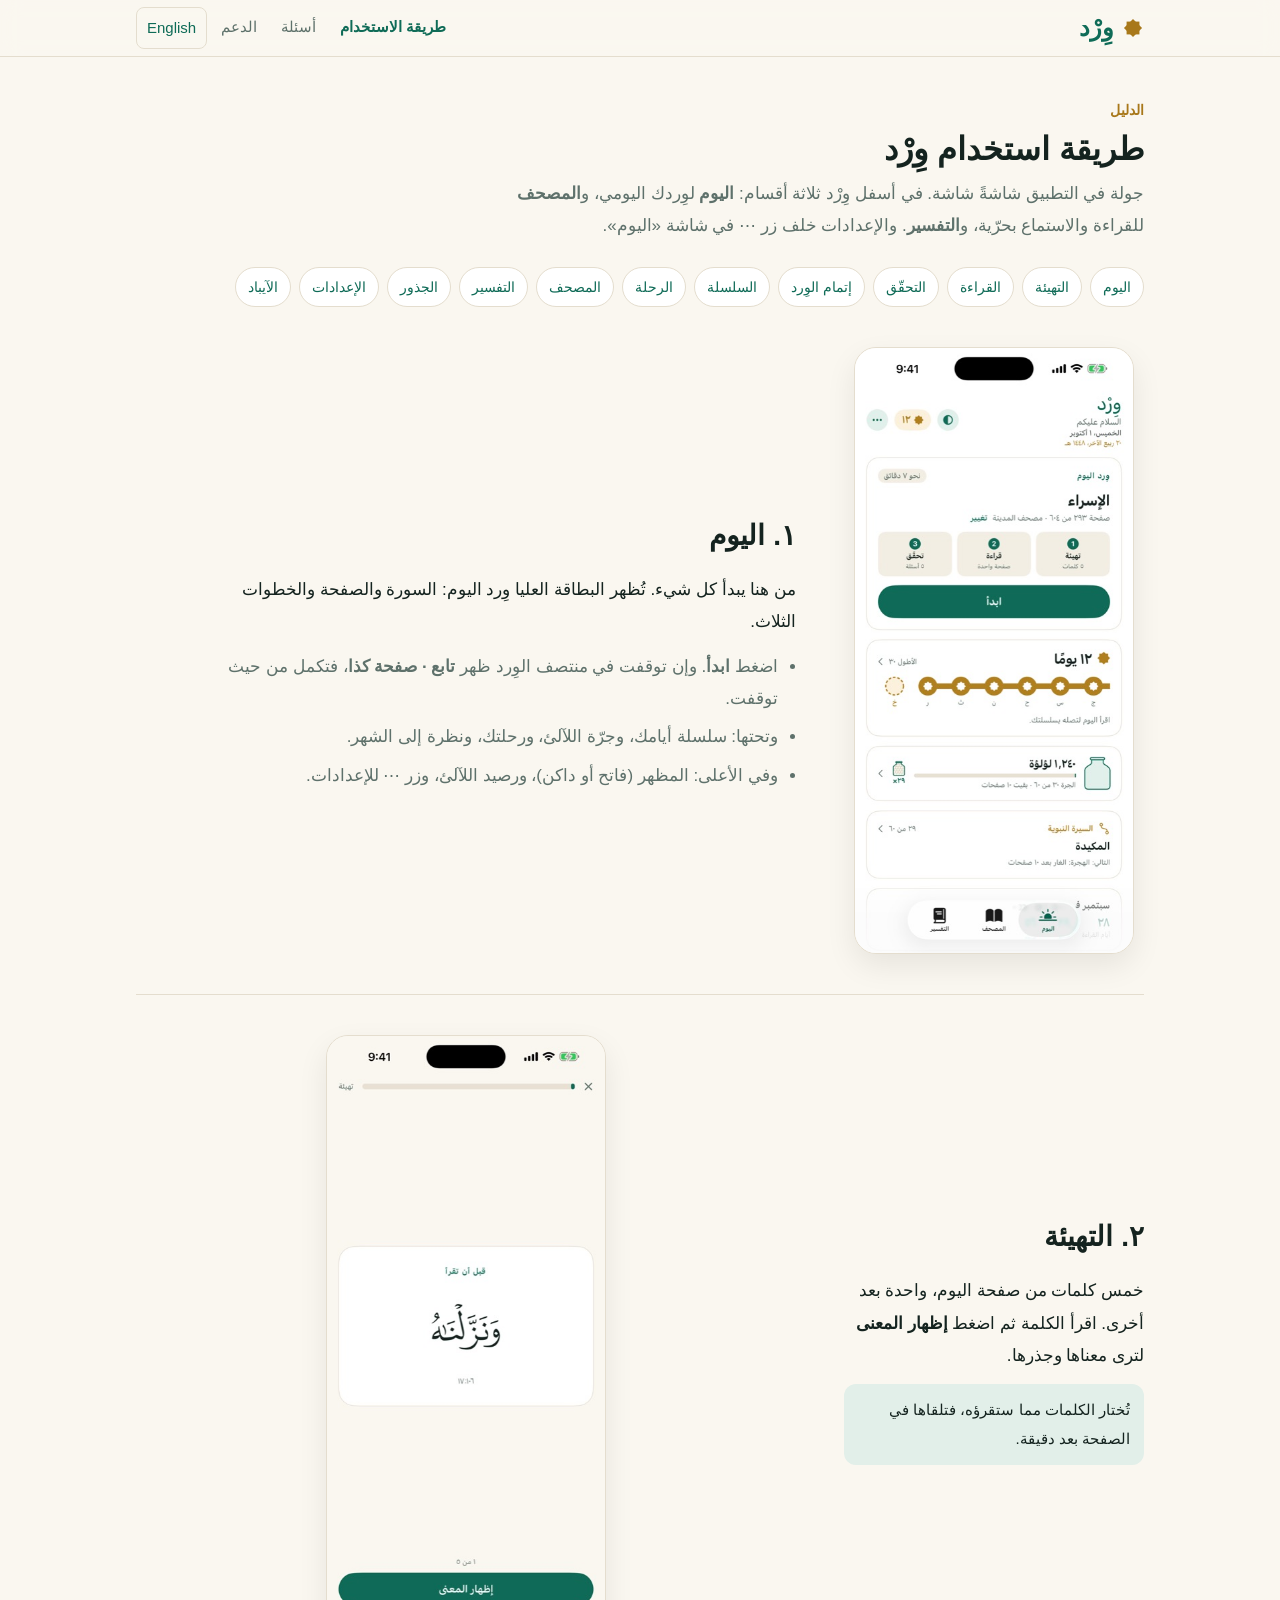
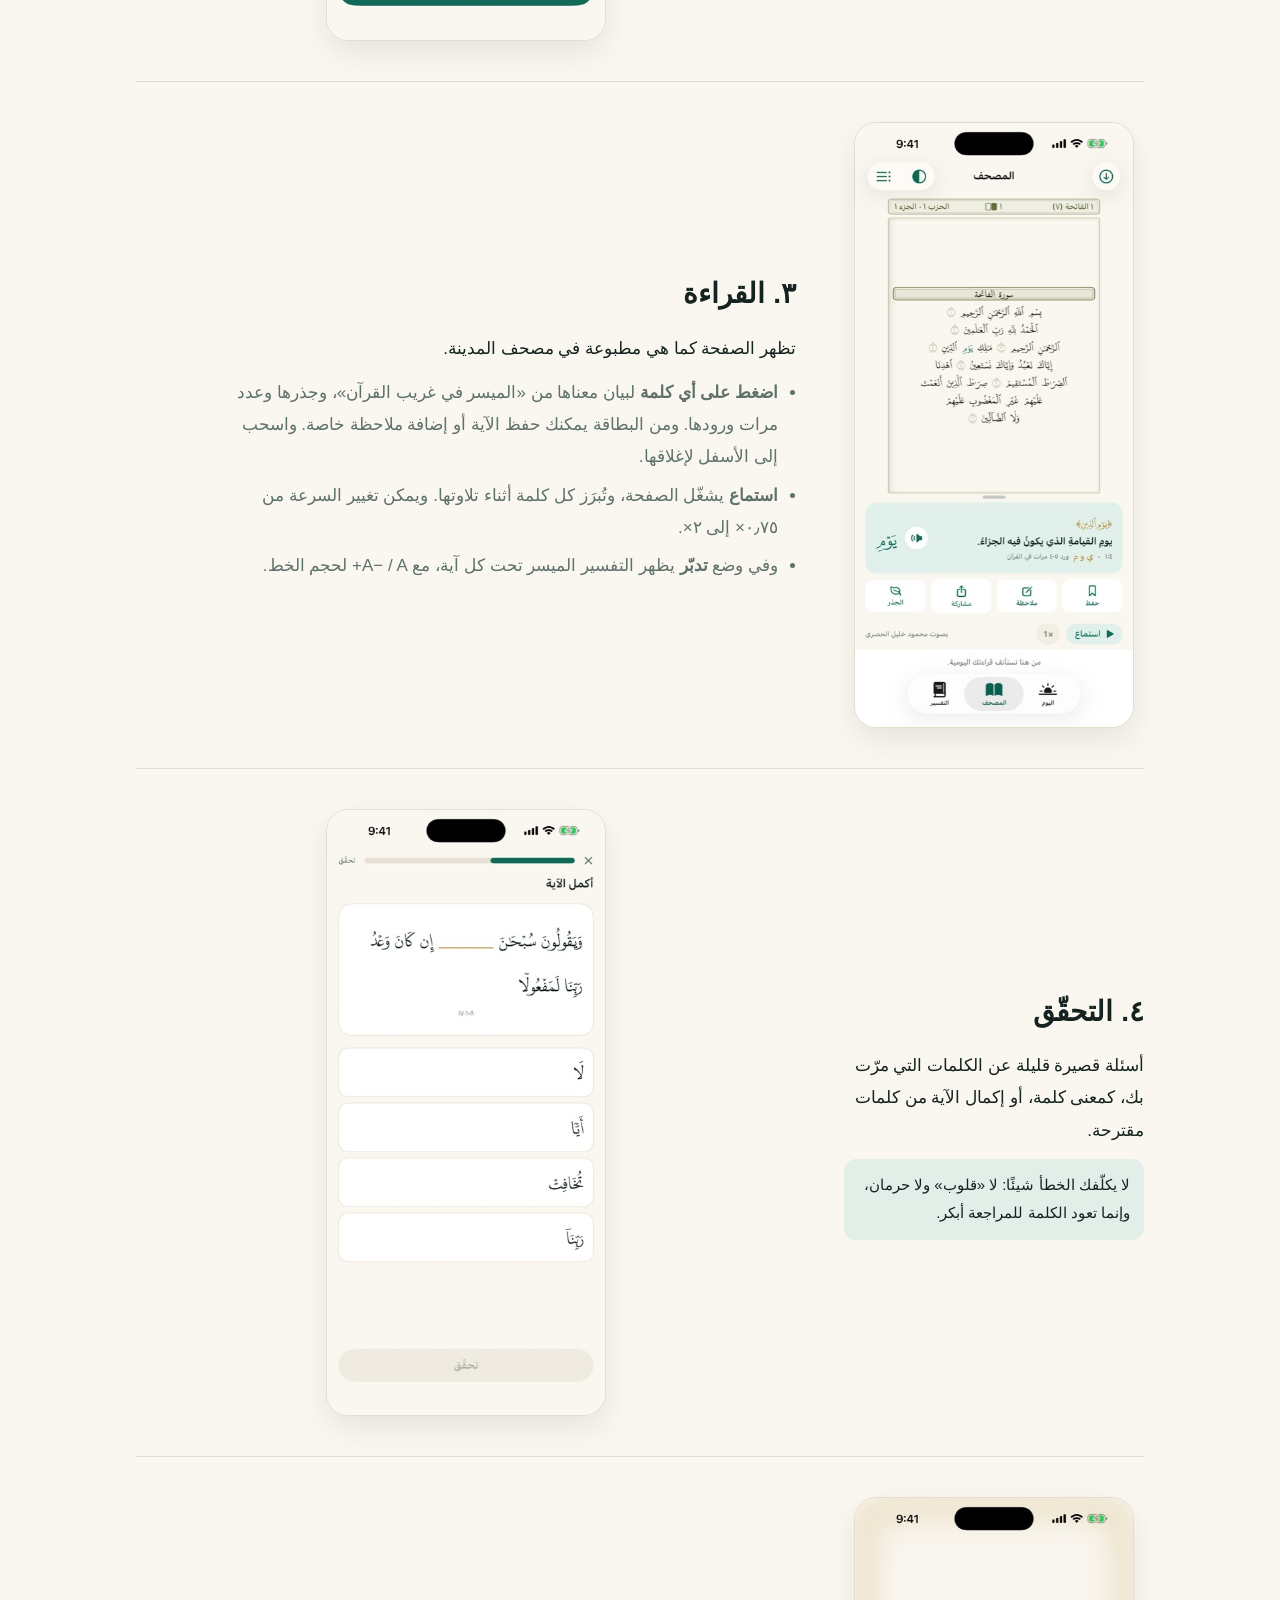
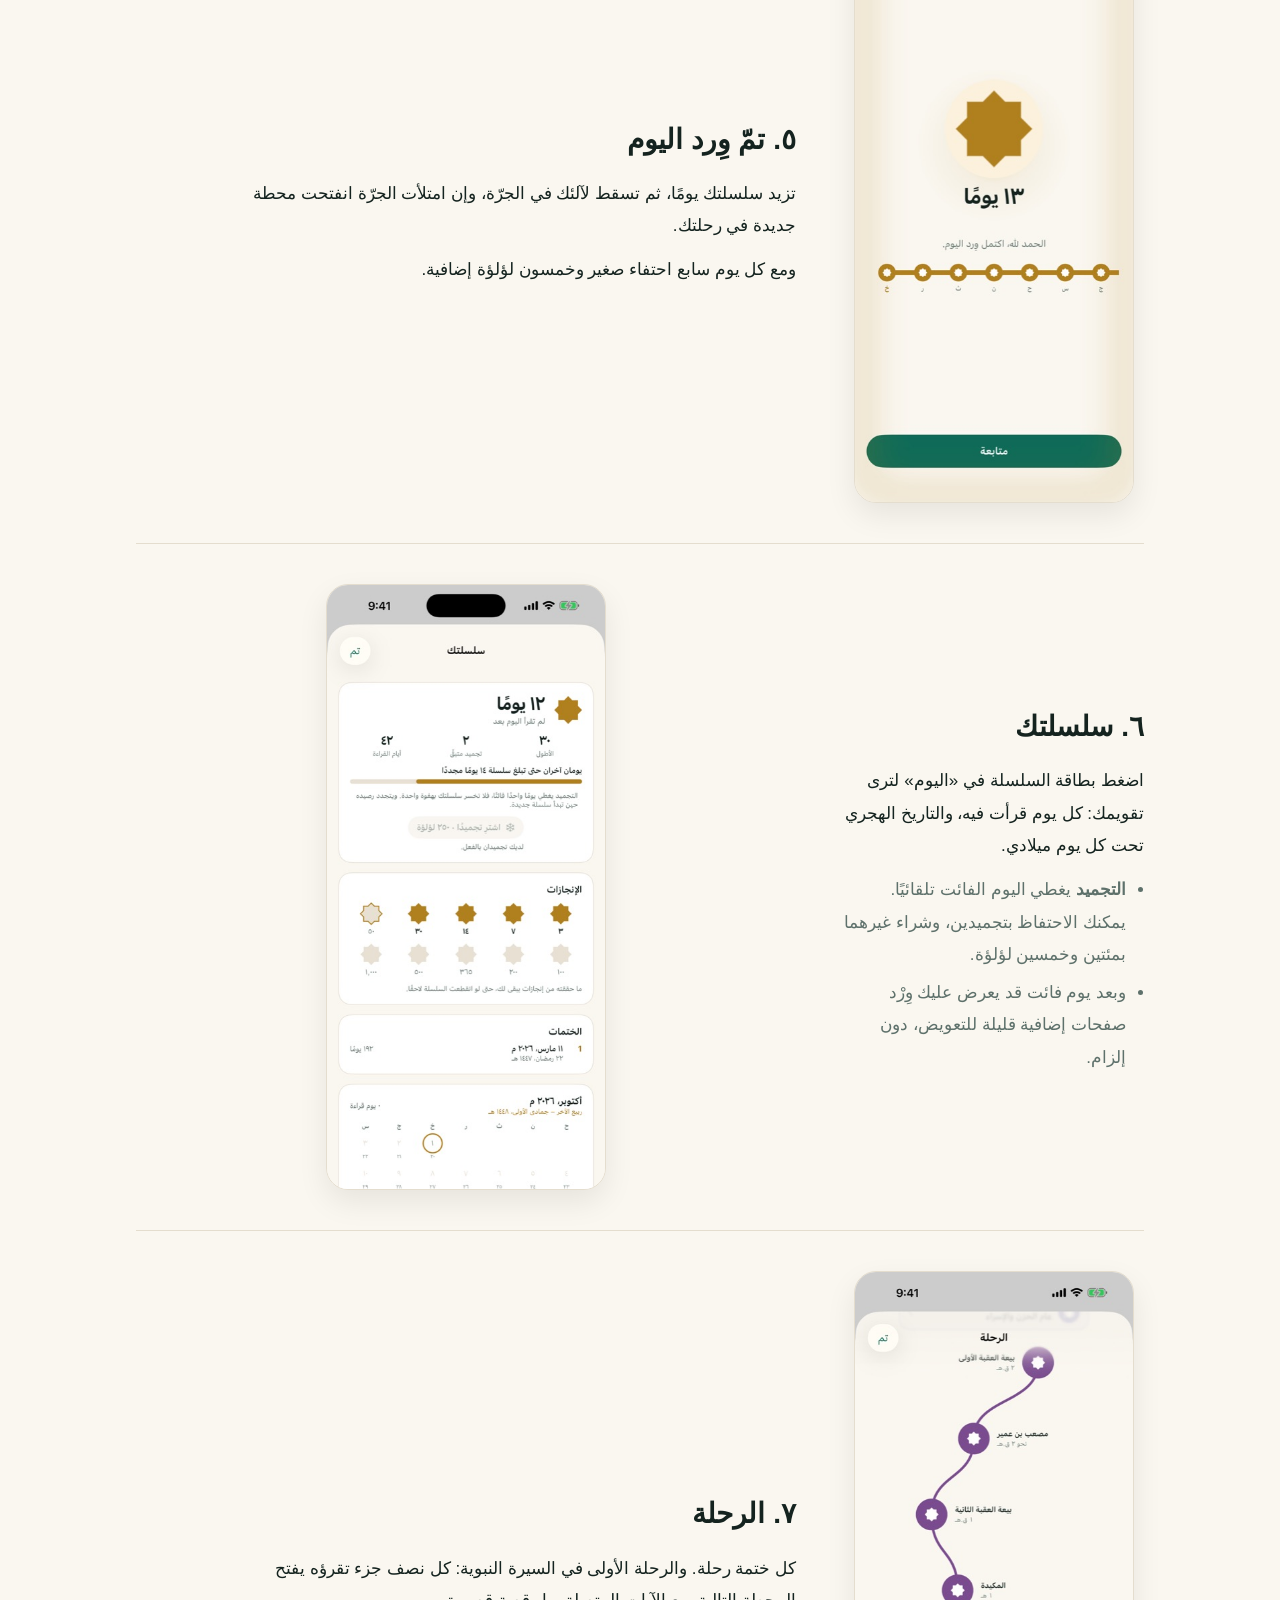
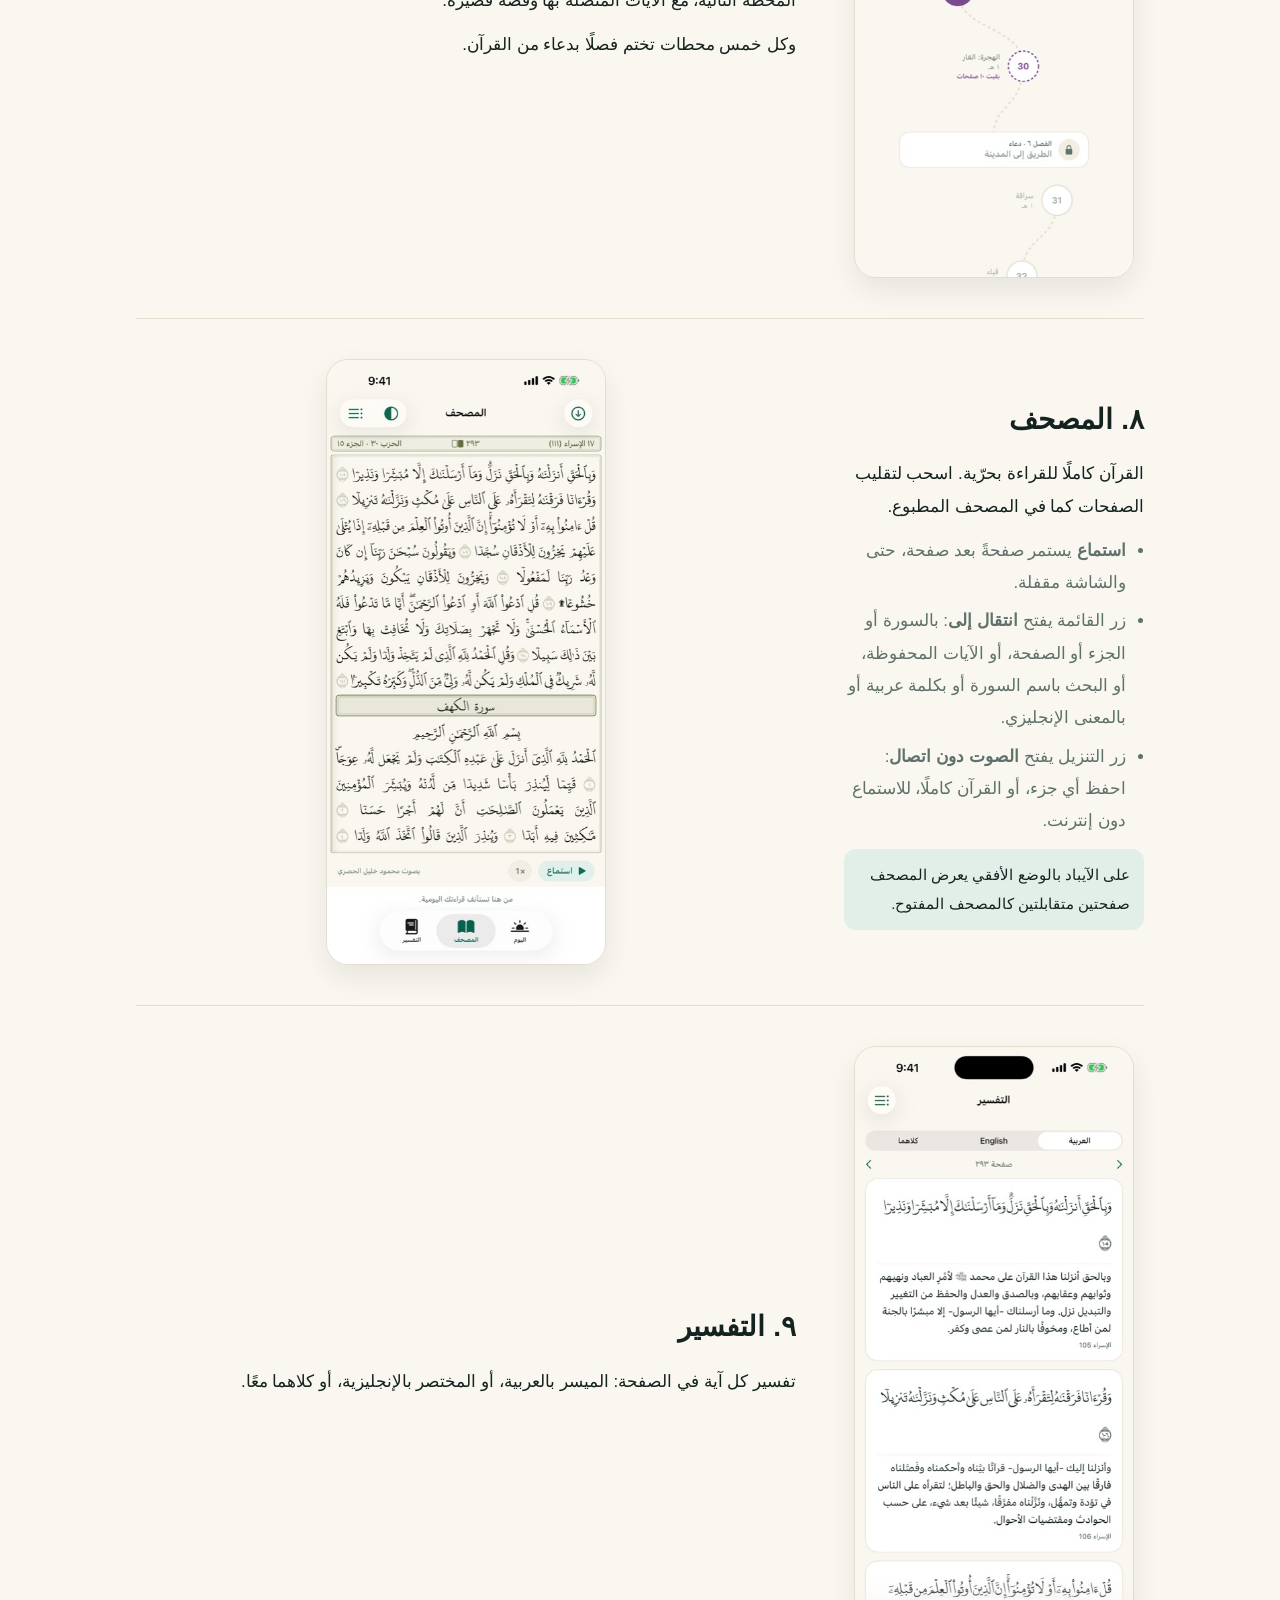
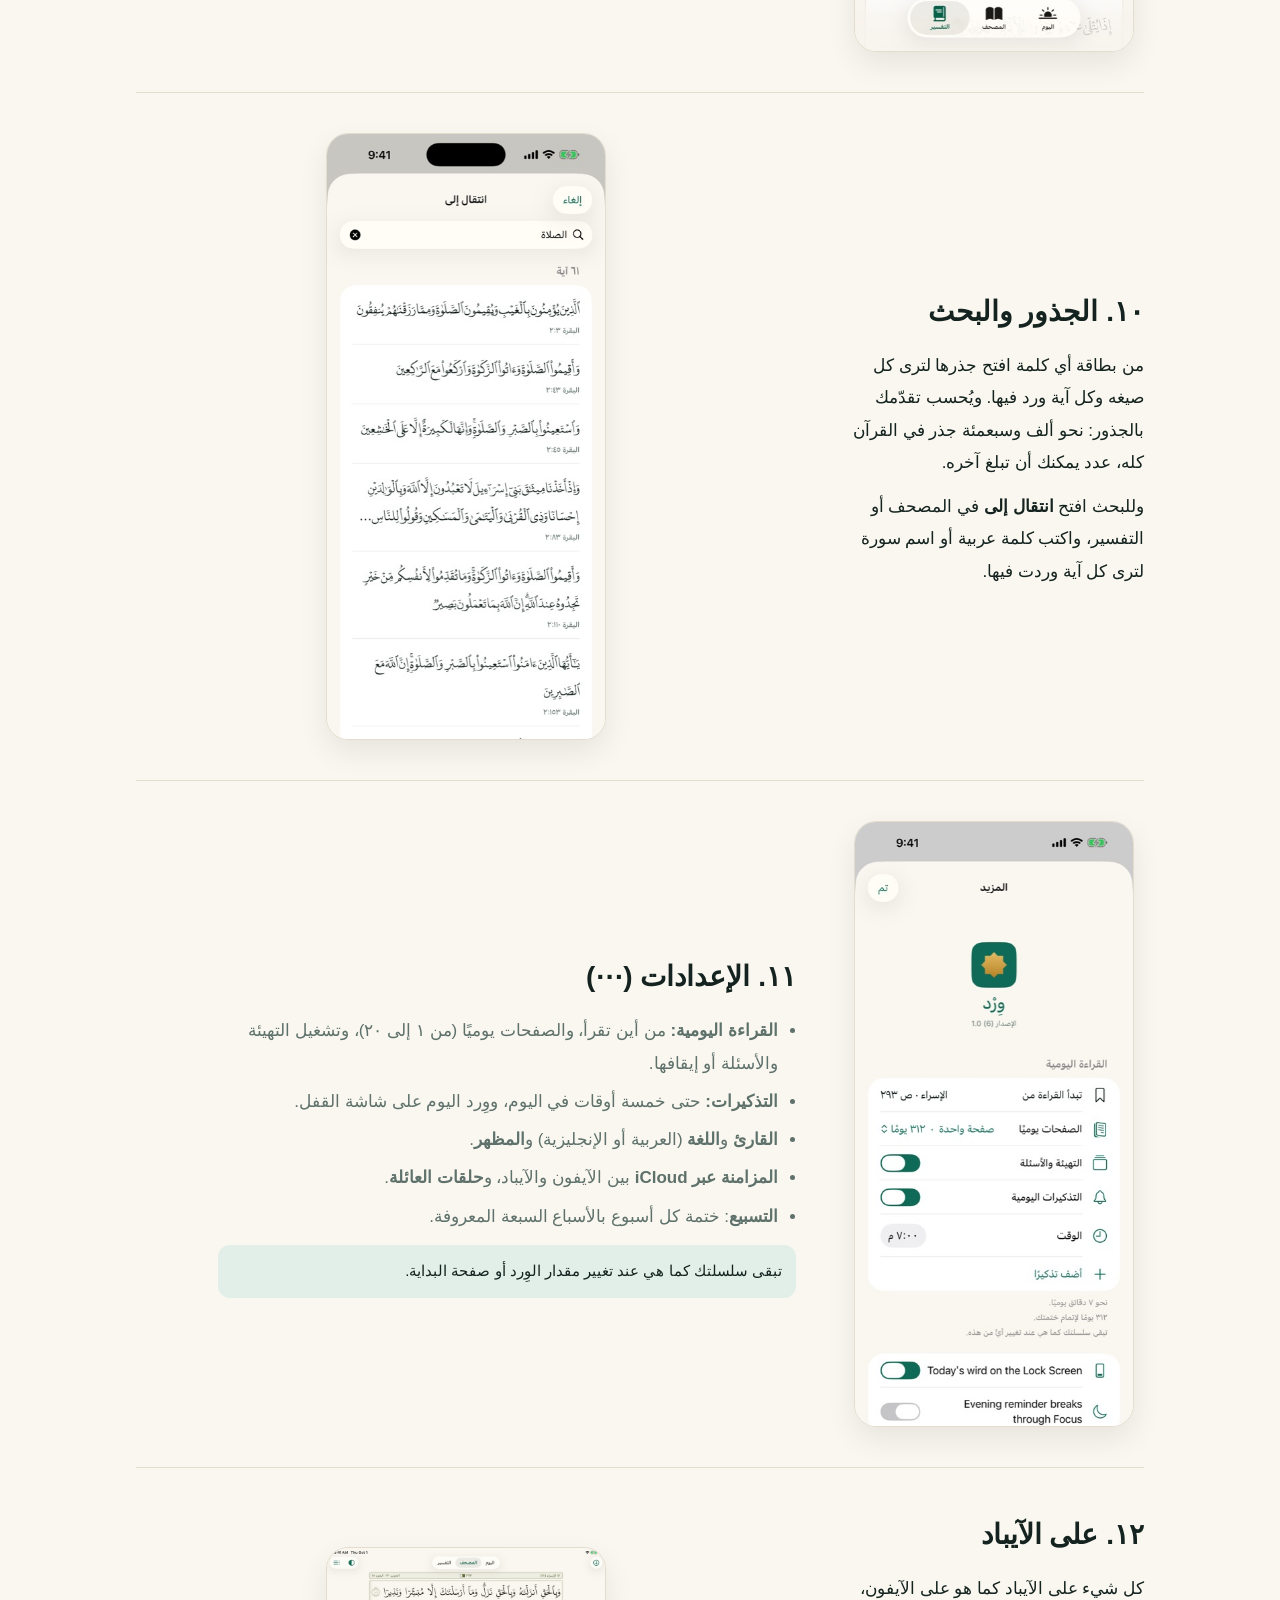
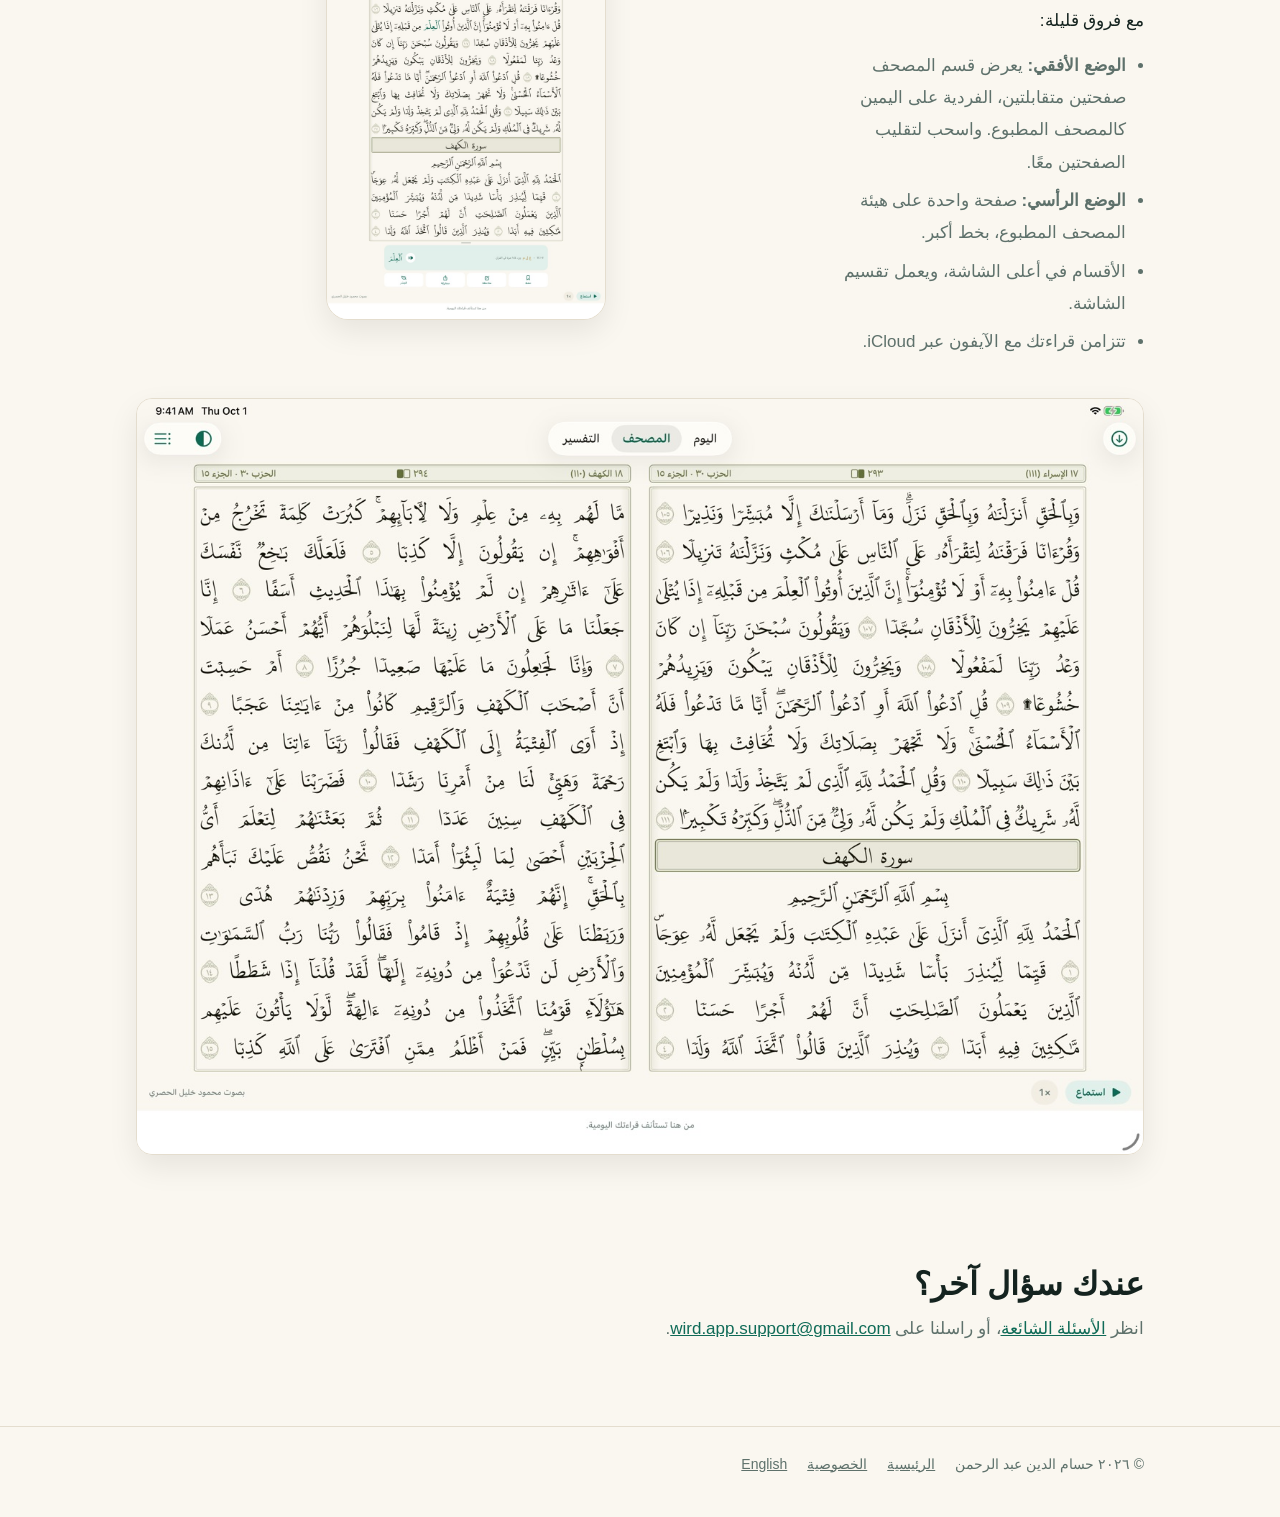
<file: ar/guide.html>
<!doctype html>
<html lang="ar" dir="rtl">
<head>
<meta charset="utf-8">
<meta name="viewport" content="width=device-width, initial-scale=1">
<title>دليل وِرْد</title>
<meta name="description" content="طريقة استخدام وِرْد شاشةً شاشة: الوِرد اليومي، ومعاني الكلمات، والتلاوة، والمصحف، والتفسير، وسلسلة الأيام، والإعدادات.">
<link rel="alternate" hreflang="en" href="https://he-kadry.github.io/wird-site/guide.html">
<link rel="alternate" hreflang="ar" href="https://he-kadry.github.io/wird-site/ar/guide.html">
<link rel="icon" href="data:image/svg+xml,%3Csvg xmlns='http://www.w3.org/2000/svg' viewBox='0 0 24 24'%3E%3Crect width='24' height='24' rx='6' fill='%230f6b57'/%3E%3Cg fill='%23dcae4e'%3E%3Crect x='6' y='6' width='12' height='12'/%3E%3Crect x='6' y='6' width='12' height='12' transform='rotate(45 12 12)'/%3E%3C/g%3E%3C/svg%3E">
<link rel="stylesheet" href="../style.css?v=4">
</head>
<body>
<svg width="0" height="0" style="position:absolute" aria-hidden="true">
  <symbol id="star" viewBox="0 0 24 24"><g fill="currentColor"><rect x="5" y="5" width="14" height="14"/><rect x="5" y="5" width="14" height="14" transform="rotate(45 12 12)"/></g></symbol>
</svg>

<header class="top">
  <div class="wrap">
    <a class="brand" href="./"><svg class="star"><use href="#star"/></svg><span class="word">وِرْد</span></a>
    <nav aria-label="الموقع">
      <a href="guide.html" aria-current="page">طريقة الاستخدام</a>
      <a class="opt" href="./#faq">أسئلة</a>
      <a class="opt" href="./#support">الدعم</a>
      <a class="lang" href="../guide.html" lang="en" hreflang="en">English</a>
    </nav>
  </div>
</header>

<main class="wrap">
  <section>
    <p class="eyebrow">الدليل</p>
    <h2>طريقة استخدام وِرْد</h2>
    <p class="intro">جولة في التطبيق شاشةً شاشة. في أسفل وِرْد ثلاثة أقسام: <strong>اليوم</strong> لوِردك اليومي، و<strong>المصحف</strong> للقراءة والاستماع بحرّية، و<strong>التفسير</strong>. والإعدادات خلف زر ⋯ في شاشة «اليوم».</p>
    <nav class="toc" aria-label="أقسام الدليل">
      <a href="#today">اليوم</a><a href="#warmup">التهيئة</a><a href="#read">القراءة</a><a href="#check">التحقّق</a>
      <a href="#done">إتمام الوِرد</a><a href="#streak">السلسلة</a><a href="#journey">الرحلة</a><a href="#mushaf">المصحف</a>
      <a href="#tafsir">التفسير</a><a href="#roots">الجذور</a><a href="#settings">الإعدادات</a><a href="#ipad">الآيباد</a>
    </nav>
  </section>

  <article class="step" id="today">
    <figure><img src="../img/g-ar-today.jpg" width="414" height="900" loading="lazy" alt="شاشة «اليوم»"></figure>
    <div class="body">
      <h2>١. اليوم</h2>
      <p>من هنا يبدأ كل شيء. تُظهر البطاقة العليا وِرد اليوم: السورة والصفحة والخطوات الثلاث.</p>
      <ul>
        <li>اضغط <strong>ابدأ</strong>. وإن توقفت في منتصف الوِرد ظهر <strong>تابع · صفحة كذا</strong>، فتكمل من حيث توقفت.</li>
        <li>وتحتها: سلسلة أيامك، وجرّة اللآلئ، ورحلتك، ونظرة إلى الشهر.</li>
        <li>وفي الأعلى: المظهر (فاتح أو داكن)، ورصيد اللآلئ، وزر ⋯ للإعدادات.</li>
      </ul>
    </div>
  </article>

  <article class="step" id="warmup">
    <figure><img src="../img/g-ar-warmup.jpg" width="414" height="900" loading="lazy" alt="بطاقة كلمة في التهيئة"></figure>
    <div class="body">
      <h2>٢. التهيئة</h2>
      <p>خمس كلمات من صفحة اليوم، واحدة بعد أخرى. اقرأ الكلمة ثم اضغط <strong>إظهار المعنى</strong> لترى معناها وجذرها.</p>
      <p class="tip">تُختار الكلمات مما ستقرؤه، فتلقاها في الصفحة بعد دقيقة.</p>
    </div>
  </article>

  <article class="step" id="read">
    <figure><img src="../img/g-ar-word.jpg" width="414" height="900" loading="lazy" alt="الصفحة وبطاقة كلمة مفتوحة"></figure>
    <div class="body">
      <h2>٣. القراءة</h2>
      <p>تظهر الصفحة كما هي مطبوعة في مصحف المدينة.</p>
      <ul>
        <li><strong>اضغط على أي كلمة</strong> لبيان معناها من «الميسر في غريب القرآن»، وجذرها وعدد مرات ورودها. ومن البطاقة يمكنك حفظ الآية أو إضافة ملاحظة خاصة. واسحب إلى الأسفل لإغلاقها.</li>
        <li><strong>استماع</strong> يشغّل الصفحة، وتُبرَز كل كلمة أثناء تلاوتها. ويمكن تغيير السرعة من ٠٫٧٥× إلى ٢×.</li>
        <li>وفي وضع <strong>تدبّر</strong> يظهر التفسير الميسر تحت كل آية، مع A− / A+ لحجم الخط.</li>
      </ul>
    </div>
  </article>

  <article class="step" id="check">
    <figure><img src="../img/g-ar-quiz.jpg" width="414" height="900" loading="lazy" alt="سؤال: أكمل الآية"></figure>
    <div class="body">
      <h2>٤. التحقّق</h2>
      <p>أسئلة قصيرة قليلة عن الكلمات التي مرّت بك، كمعنى كلمة، أو إكمال الآية من كلمات مقترحة.</p>
      <p class="tip">لا يكلّفك الخطأ شيئًا: لا «قلوب» ولا حرمان، وإنما تعود الكلمة للمراجعة أبكر.</p>
    </div>
  </article>

  <article class="step" id="done">
    <figure><img src="../img/g-ar-done.jpg" width="414" height="900" loading="lazy" alt="شاشة إتمام الوِرد"></figure>
    <div class="body">
      <h2>٥. تمّ وِرد اليوم</h2>
      <p>تزيد سلسلتك يومًا، ثم تسقط لآلئك في الجرّة، وإن امتلأت الجرّة انفتحت محطة جديدة في رحلتك.</p>
      <p>ومع كل يوم سابع احتفاء صغير وخمسون لؤلؤة إضافية.</p>
    </div>
  </article>

  <article class="step" id="streak">
    <figure><img src="../img/g-ar-calendar.jpg" width="414" height="900" loading="lazy" alt="تقويم السلسلة بالتاريخين الميلادي والهجري"></figure>
    <div class="body">
      <h2>٦. سلسلتك</h2>
      <p>اضغط بطاقة السلسلة في «اليوم» لترى تقويمك: كل يوم قرأت فيه، والتاريخ الهجري تحت كل يوم ميلادي.</p>
      <ul>
        <li><strong>التجميد</strong> يغطي اليوم الفائت تلقائيًا. يمكنك الاحتفاظ بتجميدين، وشراء غيرهما بمئتين وخمسين لؤلؤة.</li>
        <li>وبعد يوم فائت قد يعرض عليك وِرْد صفحات إضافية قليلة للتعويض، دون إلزام.</li>
      </ul>
    </div>
  </article>

  <article class="step" id="journey">
    <figure><img src="../img/g-ar-journey.jpg" width="414" height="900" loading="lazy" alt="مسار رحلة السيرة"></figure>
    <div class="body">
      <h2>٧. الرحلة</h2>
      <p>كل ختمة رحلة. والرحلة الأولى في السيرة النبوية: كل نصف جزء تقرؤه يفتح المحطة التالية، مع الآيات المتصلة بها وقصة قصيرة.</p>
      <p>وكل خمس محطات تختم فصلًا بدعاء من القرآن.</p>
    </div>
  </article>

  <article class="step" id="mushaf">
    <figure><img src="../img/g-ar-mushaf.jpg" width="414" height="900" loading="lazy" alt="قسم المصحف"></figure>
    <div class="body">
      <h2>٨. المصحف</h2>
      <p>القرآن كاملًا للقراءة بحرّية. اسحب لتقليب الصفحات كما في المصحف المطبوع.</p>
      <ul>
        <li><strong>استماع</strong> يستمر صفحةً بعد صفحة، حتى والشاشة مقفلة.</li>
        <li>زر القائمة يفتح <strong>انتقال إلى</strong>: بالسورة أو الجزء أو الصفحة، أو الآيات المحفوظة، أو البحث باسم السورة أو بكلمة عربية أو بالمعنى الإنجليزي.</li>
        <li>زر التنزيل يفتح <strong>الصوت دون اتصال</strong>: احفظ أي جزء، أو القرآن كاملًا، للاستماع دون إنترنت.</li>
      </ul>
      <p class="tip">على الآيباد بالوضع الأفقي يعرض المصحف صفحتين متقابلتين كالمصحف المفتوح.</p>
    </div>
  </article>

  <article class="step" id="tafsir">
    <figure><img src="../img/g-ar-tafsir.jpg" width="414" height="900" loading="lazy" alt="قسم التفسير"></figure>
    <div class="body">
      <h2>٩. التفسير</h2>
      <p>تفسير كل آية في الصفحة: الميسر بالعربية، أو المختصر بالإنجليزية، أو كلاهما معًا.</p>
    </div>
  </article>

  <article class="step" id="roots">
    <figure><img src="../img/g-ar-root.jpg" width="414" height="900" loading="lazy" alt="البحث في القرآن"></figure>
    <div class="body">
      <h2>١٠. الجذور والبحث</h2>
      <p>من بطاقة أي كلمة افتح جذرها لترى كل صيغه وكل آية ورد فيها. ويُحسب تقدّمك بالجذور: نحو ألف وسبعمئة جذر في القرآن كله، عدد يمكنك أن تبلغ آخره.</p>
      <p>وللبحث افتح <strong>انتقال إلى</strong> في المصحف أو التفسير، واكتب كلمة عربية أو اسم سورة لترى كل آية وردت فيها.</p>
    </div>
  </article>

  <article class="step" id="settings">
    <figure><img src="../img/g-ar-more.jpg" width="414" height="900" loading="lazy" alt="قائمة الإعدادات"></figure>
    <div class="body">
      <h2>١١. الإعدادات (⋯)</h2>
      <ul>
        <li><strong>القراءة اليومية:</strong> من أين تقرأ، والصفحات يوميًا (من ١ إلى ٢٠)، وتشغيل التهيئة والأسئلة أو إيقافها.</li>
        <li><strong>التذكيرات:</strong> حتى خمسة أوقات في اليوم، ووِرد اليوم على شاشة القفل.</li>
        <li><strong>القارئ</strong> و<strong>اللغة</strong> (العربية أو الإنجليزية) و<strong>المظهر</strong>.</li>
        <li><strong>المزامنة عبر iCloud</strong> بين الآيفون والآيباد، و<strong>حلقات العائلة</strong>.</li>
        <li><strong>التسبيع</strong>: ختمة كل أسبوع بالأسباع السبعة المعروفة.</li>
      </ul>
      <p class="tip">تبقى سلسلتك كما هي عند تغيير مقدار الوِرد أو صفحة البداية.</p>
    </div>
  </article>

  <article class="step" id="ipad">
    <figure><img src="../img/ipad-ar-portrait.jpg" width="750" height="1000" loading="lazy" alt="وِرْد على الآيباد بالوضع الرأسي"></figure>
    <div class="body">
      <h2>١٢. على الآيباد</h2>
      <p>كل شيء على الآيباد كما هو على الآيفون، مع فروق قليلة:</p>
      <ul>
        <li><strong>الوضع الأفقي:</strong> يعرض قسم المصحف صفحتين متقابلتين، الفردية على اليمين كالمصحف المطبوع. واسحب لتقليب الصفحتين معًا.</li>
        <li><strong>الوضع الرأسي:</strong> صفحة واحدة على هيئة المصحف المطبوع، بخط أكبر.</li>
        <li>الأقسام في أعلى الشاشة، ويعمل تقسيم الشاشة.</li>
        <li>تتزامن قراءتك مع الآيفون عبر iCloud.</li>
      </ul>
    </div>
  </article>
  <figure class="spread"><img src="../img/ipad-ar-spread.jpg" width="1400" height="1050" loading="lazy" alt="وِرْد على الآيباد بالوضع الأفقي: صفحتان متقابلتان"></figure>

  <section>
    <h2>عندك سؤال آخر؟</h2>
    <p class="intro">انظر <a href="./#faq">الأسئلة الشائعة</a>، أو راسلنا على <a href="mailto:wird.app.support@gmail.com">wird.app.support@gmail.com</a>.</p>
  </section>
</main>

<footer>
  <div class="wrap">
    <span>© ٢٠٢٦ حسام الدين عبد الرحمن</span>
    <a href="./">الرئيسية</a>
    <a href="../privacy.html">الخصوصية</a>
    <a href="../guide.html" lang="en">English</a>
  </div>
</footer>
</body>
</html>
</file>
<file: style.css>
/* Wird site: one stylesheet for the English and Arabic pages.
   System fonts only, so the site makes no requests to anyone else. */
:root {
  --bg: #faf7f0; --surface: #ffffff; --fg: #14231f; --soft: #5e716b; --line: #e4ddce;
  --accent: #0f6b57; --accent-soft: #e2efe9; --gold: #a8781a; --gold-soft: #f8eed7;
  --hero: #0f6b57; --hero-fg: #ffffff; --hero-soft: #cfe5dd;
  --latin: -apple-system, BlinkMacSystemFont, "Segoe UI", Roboto, system-ui, sans-serif;
  --arabic: "Geeza Pro", "Noto Naskh Arabic", "Noto Sans Arabic", "Segoe UI", Tahoma, sans-serif;
  color-scheme: light;
}
@media (prefers-color-scheme: dark) { :root:not([data-theme="light"]) {
  --bg: #0e1513; --surface: #16211e; --fg: #e8f0ed; --soft: #93a8a2; --line: #26342f;
  --accent: #3fb495; --accent-soft: #143029; --gold: #dcae4e; --gold-soft: #2b2313;
  --hero: #12382f; --hero-fg: #e8f0ed; --hero-soft: #a9c9bf; color-scheme: dark; } }
:root[data-theme="dark"] {
  --bg: #0e1513; --surface: #16211e; --fg: #e8f0ed; --soft: #93a8a2; --line: #26342f;
  --accent: #3fb495; --accent-soft: #143029; --gold: #dcae4e; --gold-soft: #2b2313;
  --hero: #12382f; --hero-fg: #e8f0ed; --hero-soft: #a9c9bf; color-scheme: dark; }

* { box-sizing: border-box; }
html { -webkit-text-size-adjust: 100%; scroll-behavior: smooth; }
@media (prefers-reduced-motion: reduce) { html { scroll-behavior: auto; } }
body { margin: 0; background: var(--bg); color: var(--fg); font: 16px/1.65 var(--latin); overflow-x: hidden; }
html[lang="ar"] body { font-family: var(--arabic); font-size: 17px; line-height: 1.9; }
img { max-width: 100%; height: auto; display: block; }
a { color: var(--accent); }
a:focus-visible, summary:focus-visible, .btn:focus-visible { outline: 2px solid var(--gold); outline-offset: 3px; border-radius: 6px; }
h1, h2, h3, p { margin: 0; }
h1, h2 { text-wrap: balance; }
.wrap { max-width: 1040px; margin: 0 auto; padding-inline: 16px; }
.soft { color: var(--soft); }
.ar-text { font-family: var(--arabic); }

/* Top bar */
.top { position: sticky; top: 0; z-index: 10; background: color-mix(in srgb, var(--bg) 88%, transparent);
  backdrop-filter: blur(10px); -webkit-backdrop-filter: blur(10px); border-bottom: 1px solid var(--line); }
.top .wrap { display: flex; align-items: center; gap: 14px; min-height: 56px; }
.brand { display: flex; align-items: center; gap: 8px; text-decoration: none; color: var(--fg); font-weight: 700; }
.brand .word { font-family: var(--arabic); font-size: 24px; color: var(--accent); line-height: 1; }
.star { width: 22px; height: 22px; color: var(--gold); flex: none; }
.top nav { display: flex; gap: 4px; margin-inline-start: auto; overflow-x: auto; scrollbar-width: none; }
.top nav::-webkit-scrollbar { display: none; }
.top nav a { text-decoration: none; color: var(--soft); font-size: 15px; padding: 6px 10px; border-radius: 8px; white-space: nowrap; }
.top nav a:hover { color: var(--fg); background: var(--accent-soft); }
.top nav a[aria-current="page"] { color: var(--accent); font-weight: 600; }
.top nav a.lang { color: var(--accent); border: 1px solid var(--line); }
@media (max-width: 440px) { .top nav a.opt { display: none; } .top nav a { padding: 6px 8px; } }

/* Hero */
.hero { background: var(--hero); color: var(--hero-fg); overflow: hidden; }
.hero .wrap { display: grid; gap: 36px; padding-block: 48px 0; grid-template-columns: 1fr; }
.hero h1 { font-size: clamp(32px, 6vw, 48px); line-height: 1.12; }
.hero .lede { color: var(--hero-soft); font-size: 18px; max-width: 34em; margin-top: 14px; }
.hero .copy { align-self: center; padding-bottom: 8px; }
.hero .phone { justify-self: center; width: min(300px, 64vw); margin-bottom: -40px;
  filter: drop-shadow(0 24px 40px rgba(0,0,0,.28)); }
.hero .phone img { border-radius: 28px; }
@media (min-width: 820px) {
  .hero .wrap { grid-template-columns: 1.2fr 1fr; padding-block: 72px 0; }
  .hero .phone { margin-bottom: -60px; }
}
.downloads { display: flex; flex-wrap: wrap; gap: 12px; margin-top: 28px; }
.btn { display: inline-flex; flex-direction: column; justify-content: center; gap: 1px; min-height: 56px;
  padding: 8px 20px; border-radius: 14px; text-decoration: none; line-height: 1.25; }
.btn small { font-size: 12px; opacity: .8; }
.btn strong { font-size: 18px; }
.btn.primary { background: var(--hero-fg); color: var(--hero); }
.btn.ghost { border: 1.5px solid color-mix(in srgb, var(--hero-fg) 45%, transparent); color: var(--hero-fg); }
.btn[aria-disabled="true"] { cursor: default; }
.hero .note { color: var(--hero-soft); font-size: 14px; margin-top: 12px; }

/* Sections */
main > section { padding-block: 64px 0; }
main.home > section:first-child { padding-top: 96px; }
main > section:first-child { padding-top: 40px; }
.eyebrow { font-size: 12px; letter-spacing: .12em; text-transform: uppercase; color: var(--gold); font-weight: 600; }
html[lang="ar"] .eyebrow { letter-spacing: 0; font-size: 14px; }
section h2 { font-size: clamp(24px, 4vw, 32px); line-height: 1.2; margin-top: 6px; }
section .intro { color: var(--soft); max-width: 40em; margin-top: 10px; }

.steps { display: grid; gap: 14px; margin-top: 28px; grid-template-columns: repeat(auto-fit, minmax(220px, 1fr)); }
.card { background: var(--surface); border: 1px solid var(--line); border-radius: 16px; padding: 20px; }
.card h3 { font-size: 18px; margin-bottom: 6px; display: flex; align-items: center; gap: 10px; }
.num { display: inline-grid; place-items: center; width: 28px; height: 28px; border-radius: 50%;
  background: var(--accent); color: #fff; font-size: 14px; font-weight: 700; flex: none; }
.card p { color: var(--soft); }

.shots { display: flex; align-items: flex-start; gap: 16px; overflow-x: auto; padding: 28px 16px 12px; margin-inline: -16px;
  scroll-snap-type: x mandatory; scrollbar-width: thin; }
.shots img { width: 220px; aspect-ratio: 440 / 956; flex: none; border-radius: 18px; scroll-snap-align: center; border: 1px solid var(--line); }
@media (min-width: 1072px) { .shots { margin-inline: 0; padding-inline: 0; } }

.features { display: grid; gap: 14px; margin-top: 28px; grid-template-columns: repeat(auto-fit, minmax(260px, 1fr)); }
.features ul { margin: 8px 0 0; padding-inline-start: 18px; color: var(--soft); display: grid; gap: 6px; }

.promise { display: grid; gap: 10px; margin-top: 24px; grid-template-columns: repeat(auto-fit, minmax(230px, 1fr)); }
.promise div { background: var(--accent-soft); border-radius: 14px; padding: 16px 18px; }
.promise strong { display: block; color: var(--accent); margin-bottom: 2px; }
.promise p { color: var(--fg); font-size: 15px; }

/* Reviews */
.reviews { display: grid; gap: 14px; margin-top: 28px; grid-template-columns: repeat(auto-fit, minmax(260px, 1fr)); }
.reviews blockquote { margin: 0; }
.reviews blockquote p { font-size: 17px; }
.reviews cite { display: block; margin-top: 10px; color: var(--soft); font-style: normal; font-size: 14px; }
.empty { background: var(--gold-soft); border-radius: 16px; padding: 22px; margin-top: 24px; display: grid; gap: 8px; }

/* FAQ */
.faq { margin-top: 24px; display: grid; gap: 10px; max-width: 760px; }
.faq details { background: var(--surface); border: 1px solid var(--line); border-radius: 14px; }
.faq summary { cursor: pointer; padding: 16px 18px; font-weight: 600; list-style: none; display: flex; gap: 12px; align-items: baseline; }
.faq summary::-webkit-details-marker { display: none; }
.faq summary::after { content: "+"; margin-inline-start: auto; color: var(--accent); font-size: 20px; line-height: 1; }
.faq details[open] summary::after { content: "−"; }
.faq .a { padding: 0 18px 18px; color: var(--soft); display: grid; gap: 8px; }

/* Guide */
.toc { display: flex; flex-wrap: wrap; gap: 8px; margin-top: 24px; }
.toc a { text-decoration: none; font-size: 14px; padding: 6px 12px; border-radius: 999px; border: 1px solid var(--line);
  background: var(--surface); color: var(--accent); }
.step { display: grid; gap: 24px; align-items: center; padding-block: 40px; border-top: 1px solid var(--line); scroll-margin-top: 72px; }
.step:first-of-type { border-top: 0; }
.step figure { margin: 0; justify-self: center; width: min(280px, 80vw); }
.step figure img { border-radius: 22px; border: 1px solid var(--line); box-shadow: 0 12px 30px rgba(0,0,0,.08); }
.step h2 { font-size: clamp(22px, 3.4vw, 28px); }
.step .body { display: grid; gap: 12px; max-width: 34em; }
.step ul { margin: 0; padding-inline-start: 18px; display: grid; gap: 6px; color: var(--soft); }
.step .tip { background: var(--accent-soft); border-radius: 12px; padding: 12px 14px; font-size: 15px; }
@media (min-width: 760px) {
  .step { grid-template-columns: 300px 1fr; gap: 48px; }
  .step:nth-of-type(even) figure { order: 2; }
}

/* Support + footer */
.support { display: grid; gap: 14px; margin-top: 24px; grid-template-columns: repeat(auto-fit, minmax(260px, 1fr)); }
.sources { font-size: 14px; color: var(--soft); margin-top: 18px; max-width: 46em; }
footer { margin-top: 80px; border-top: 1px solid var(--line); padding-block: 24px 40px; color: var(--soft); font-size: 14px; }
footer .wrap { display: flex; flex-wrap: wrap; gap: 8px 20px; }
footer a { color: var(--soft); }

/* iPad */
.ipad { display: grid; gap: 20px; margin-top: 28px; grid-template-columns: 1fr; align-items: start; }
.ipad figure { margin: 0; display: grid; gap: 8px; }
.ipad img { border-radius: 16px; border: 1px solid var(--line); box-shadow: 0 12px 30px rgba(0,0,0,.08); }
.ipad figcaption { font-size: 14px; color: var(--soft); }
.ipad-points { display: grid; gap: 12px; margin-top: 24px; grid-template-columns: repeat(auto-fit, minmax(230px, 1fr)); }
@media (min-width: 820px) { .ipad { grid-template-columns: 2.6fr 1fr; } }
.spread { margin: 0 0 40px; }
.spread img { border-radius: 16px; border: 1px solid var(--line); box-shadow: 0 12px 30px rgba(0,0,0,.08); }
</file>
